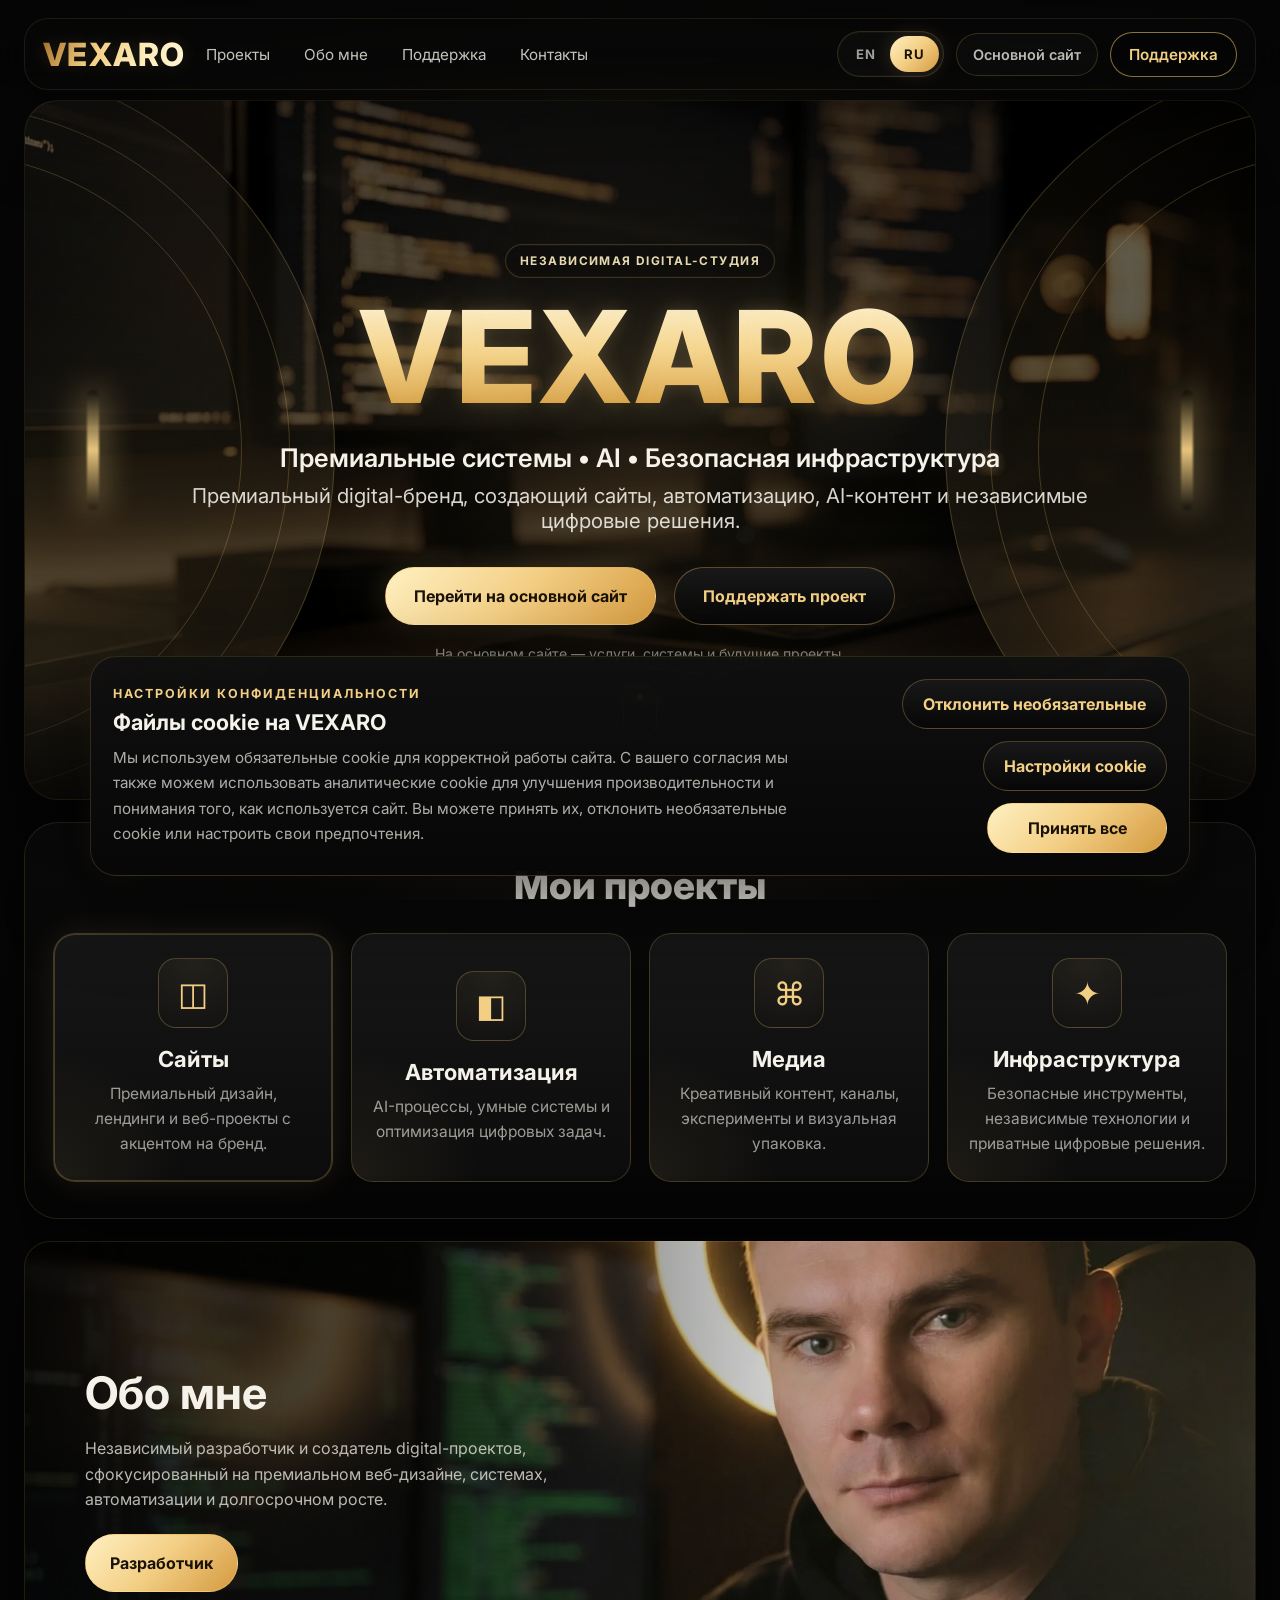
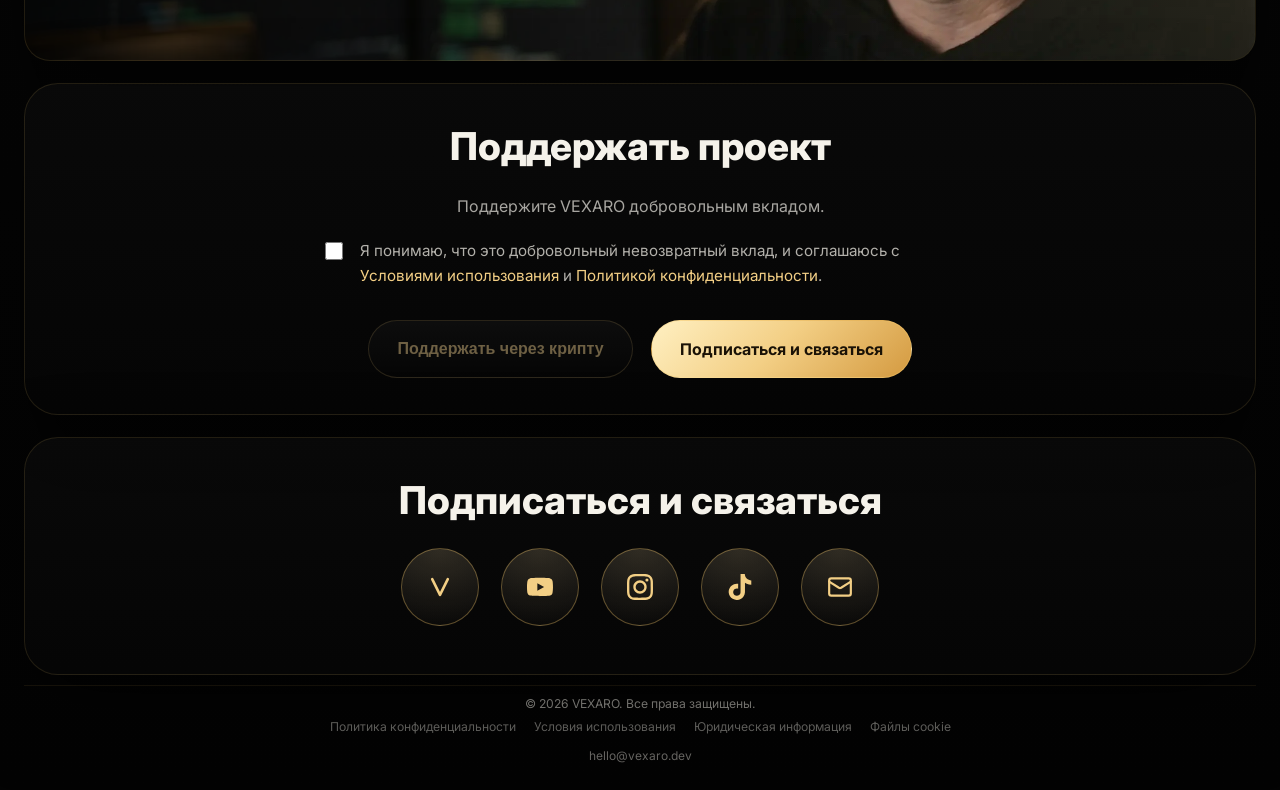
<file: index.html>
<!doctype html>
<html lang="ru">
  <head>
    <meta charset="UTF-8" />
    <meta name="viewport" content="width=device-width, initial-scale=1.0" />
    <title>VEXARO — Премиальные цифровые системы</title>
    <meta
      name="description"
      content="VEXARO создаёт сайты, автоматизацию, AI-контент и безопасную цифровую инфраструктуру."
    />
    <link rel="preconnect" href="https://fonts.googleapis.com" />
    <link rel="preconnect" href="https://fonts.gstatic.com" crossorigin />
    <link
      href="https://fonts.googleapis.com/css2?family=Inter:wght@400;500;600;700;800&display=swap"
      rel="stylesheet"
    />
    <link rel="stylesheet" href="./style.css?v=20260420" />
    <link rel="icon" type="image/svg+xml" href="./assets/img/favicon.svg" />
    <meta name="robots" content="index,follow" />
    <link rel="canonical" href="/index.html" />
    <link rel="alternate" hreflang="en" href="/index-en.html" />
    <link rel="alternate" hreflang="ru" href="/index.html" />
    <link rel="alternate" hreflang="x-default" href="/index.html" />
  </head>
  <body>
    <div class="site-bg" aria-hidden="true">
      <span class="site-bg__vx">VX</span>
    </div>

    <div class="page-noise"></div>
    <div class="page-noise"></div>

    <header class="site-header">
      <div class="container header__inner">
        <a class="brand" href="#top">VEXARO</a>

        <button
          class="burger"
          type="button"
          aria-label="Open menu"
          aria-expanded="false"
          aria-controls="mobile-menu"
          id="burger-toggle"
        >
          <span></span>
          <span></span>
          <span></span>
        </button>

        <div class="header-panel" id="mobile-menu">
          <nav class="nav">
            <a href="#projects">Проекты</a>
            <a href="#about">Обо мне</a>
            <a href="#support">Поддержка</a>
            <a href="#connect">Контакты</a>
          </nav>

          <div class="header__actions">
            <div class="lang-switch" aria-label="Переключатель языка">
              <a class="lang-switch__link" href="./index-en.html">EN</a>
              <a class="lang-switch__link is-active" href="./index.html"
                >RU</a
              >
            </div>

            <a class="header-link" href="https://vexaro.dev">Основной сайт</a>
            <a class="nav-cta" href="#support">Поддержка</a>
          </div>
        </div>
      </div>
    </header>

    <main class="page" id="top">
      <section class="hero-shell">
        <div class="hero-rings hero-rings--left"></div>
        <div class="hero-rings hero-rings--right"></div>
        <div class="hero-glow hero-glow--left"></div>
        <div class="hero-glow hero-glow--right"></div>

        <div class="hero">
          <div class="hero__eyebrow">Независимая digital-студия</div>

          <h1 class="hero__title">VEXARO</h1>

          <p class="hero__subtitle">
            Премиальные системы • AI • Безопасная инфраструктура
          </p>

          <p class="hero__text">
            Премиальный digital-бренд, создающий сайты, автоматизацию,
            AI-контент и независимые цифровые решения.
          </p>

          <div class="hero__actions">
            <a class="btn btn--solid" href="https://vexaro.dev">
              Перейти на основной сайт
            </a>
            <a class="btn btn--ghost" href="#support"> Поддержать проект </a>
          </div>

          <p class="hero__microcopy">
            На основном сайте — услуги, системы и будущие проекты.
          </p>
        </div>

        <a
          href="#projects"
          class="scroll-indicator"
          aria-label="Прокрутить к проектам"
        >
          <div class="scroll-indicator__mouse">
            <div class="scroll-indicator__dot"></div>
          </div>
        </a>
      </section>

      <section class="panel section" id="projects">
        <h2 class="section-title">Мои проекты</h2>

        <div class="project-grid">
          <article class="project-card project-card--active">
            <div class="project-card__icon">◫</div>
            <h3>Сайты</h3>
            <p>
              Премиальный дизайн, лендинги и веб-проекты с акцентом на бренд.
            </p>
          </article>

          <article class="project-card">
            <div class="project-card__icon">◧</div>
            <h3>Автоматизация</h3>
            <p>AI-процессы, умные системы и оптимизация цифровых задач.</p>
          </article>

          <article class="project-card">
            <div class="project-card__icon">⌘</div>
            <h3>Медиа</h3>
            <p>
              Креативный контент, каналы, эксперименты и визуальная упаковка.
            </p>
          </article>

          <article class="project-card">
            <div class="project-card__icon">✦</div>
            <h3>Инфраструктура</h3>
            <p>
              Безопасные инструменты, независимые технологии и приватные
              цифровые решения.
            </p>
          </article>
        </div>
      </section>

      <section class="panel section about-hero" id="about">
        <div class="about-hero__overlay"></div>

        <div class="about-hero__content">
          <h2>Обо мне</h2>

          <p>
            Независимый разработчик и создатель digital-проектов,
            сфокусированный на премиальном веб-дизайне, системах, автоматизации
            и долгосрочном росте.
          </p>

          <a class="btn btn--solid btn--small" href="#connect"> Разработчик </a>
        </div>
      </section>

      <section class="panel section support-panel" id="support">
        <h2 class="section-title">Поддержать проект</h2>

        <p class="support-note">Поддержите VEXARO добровольным вкладом.</p>
        <label class="support-consent">
          <input type="checkbox" id="donation-consent" />
          <span class="support-consent__text">
            Я понимаю, что это добровольный невозвратный вклад, и соглашаюсь с
            <a href="./terms-ru.html">Условиями использования</a> и
            <a href="./privacy-ru.html">Политикой конфиденциальности</a>.
          </span>
        </label>

        <div class="support-actions">
          <button
            class="support-pill support-pill--ghost"
            type="button"
            id="open-crypto-modal"
          >
            Поддержать через крипту
          </button>

          <a class="support-pill support-pill--solid" href="#connect">
            Подписаться и связаться
          </a>
        </div>
      </section>

      <section class="panel section connect-panel" id="connect">
        <h2 class="section-title">Подписаться и связаться</h2>

        <div class="social-row">
          <a
            class="social-btn"
            href="https://vexaro.dev"
            aria-label="Основной сайт"
            title="Основной сайт"
            data-tooltip="Основной сайт"
          >
            <svg viewBox="0 0 100 100">
              <path
                d="M20 20 L50 80 L80 20"
                fill="none"
                stroke="currentColor"
                stroke-width="10"
                stroke-linecap="round"
                stroke-linejoin="round"
              />
            </svg>
          </a>

          <a
            class="social-btn"
            href="https://youtube.com/"
            aria-label="YouTube"
            title="YouTube"
            data-tooltip="YouTube"
          >
            <svg
              role="img"
              viewBox="0 0 24 24"
              xmlns="http://www.w3.org/2000/svg"
            >
              <title>YouTube</title>
              <path
                d="M23.498 6.186a3.016 3.016 0 0 0-2.122-2.136C19.505 3.545 12 3.545 12 3.545s-7.505 0-9.377.505A3.017 3.017 0 0 0 .502 6.186C0 8.07 0 12 0 12s0 3.93.502 5.814a3.016 3.016 0 0 0 2.122 2.136c1.871.505 9.376.505 9.376.505s7.505 0 9.377-.505a3.015 3.015 0 0 0 2.122-2.136C24 15.93 24 12 24 12s0-3.93-.502-5.814zM9.545 15.568V8.432L15.818 12l-6.273 3.568z"
              />
            </svg>
          </a>

          <a
            class="social-btn"
            href="https://instagram.com/"
            aria-label="Instagram"
            title="Instagram"
            data-tooltip="Instagram"
          >
            <svg
              role="img"
              viewBox="0 0 24 24"
              xmlns="http://www.w3.org/2000/svg"
            >
              <title>Instagram</title>
              <path
                d="M7.0301.084c-1.2768.0602-2.1487.264-2.911.5634-.7888.3075-1.4575.72-2.1228 1.3877-.6652.6677-1.075 1.3368-1.3802 2.127-.2954.7638-.4956 1.6365-.552 2.914-.0564 1.2775-.0689 1.6882-.0626 4.947.0062 3.2586.0206 3.6671.0825 4.9473.061 1.2765.264 2.1482.5635 2.9107.308.7889.72 1.4573 1.388 2.1228.6679.6655 1.3365 1.0743 2.1285 1.38.7632.295 1.6361.4961 2.9134.552 1.2773.056 1.6884.069 4.9462.0627 3.2578-.0062 3.668-.0207 4.9478-.0814 1.28-.0607 2.147-.2652 2.9098-.5633.7889-.3086 1.4578-.72 2.1228-1.3881.665-.6682 1.0745-1.3378 1.3795-2.1284.2957-.7632.4966-1.636.552-2.9124.056-1.2809.0692-1.6898.063-4.948-.0063-3.2583-.021-3.6668-.0817-4.9465-.0607-1.2797-.264-2.1487-.5633-2.9117-.3084-.7889-.72-1.4568-1.3876-2.1228C21.2982 1.33 20.628.9208 19.8378.6165 19.074.321 18.2017.1197 16.9244.0645 15.6471.0093 15.236-.005 11.977.0014 8.718.0076 8.31.0215 7.0301.0839m.1402 21.6932c-1.17-.0509-1.8053-.2453-2.2287-.408-.5606-.216-.96-.4771-1.3819-.895-.422-.4178-.6811-.8186-.9-1.378-.1644-.4234-.3624-1.058-.4171-2.228-.0595-1.2645-.072-1.6442-.079-4.848-.007-3.2037.0053-3.583.0607-4.848.05-1.169.2456-1.805.408-2.2282.216-.5613.4762-.96.895-1.3816.4188-.4217.8184-.6814 1.3783-.9003.423-.1651 1.0575-.3614 2.227-.4171 1.2655-.06 1.6447-.072 4.848-.079 3.2033-.007 3.5835.005 4.8495.0608 1.169.0508 1.8053.2445 2.228.408.5608.216.96.4754 1.3816.895.4217.4194.6816.8176.9005 1.3787.1653.4217.3617 1.056.4169 2.2263.0602 1.2655.0739 1.645.0796 4.848.0058 3.203-.0055 3.5834-.061 4.848-.051 1.17-.245 1.8055-.408 2.2294-.216.5604-.4763.96-.8954 1.3814-.419.4215-.8181.6811-1.3783.9-.4224.1649-1.0577.3617-2.2262.4174-1.2656.0595-1.6448.072-4.8493.079-3.2045.007-3.5825-.006-4.848-.0608M16.953 5.5864A1.44 1.44 0 1 0 18.39 4.144a1.44 1.44 0 0 0-1.437 1.4424M5.8385 12.012c.0067 3.4032 2.7706 6.1557 6.173 6.1493 3.4026-.0065 6.157-2.7701 6.1506-6.1733-.0065-3.4032-2.771-6.1565-6.174-6.1498-3.403.0067-6.156 2.771-6.1496 6.1738M8 12.0077a4 4 0 1 1 4.008 3.9921A3.9996 3.9996 0 0 1 8 12.0077"
              />
            </svg>
          </a>

          <a
            class="social-btn"
            href="https://tiktok.com/"
            aria-label="TikTok"
            title="TikTok"
            data-tooltip="TikTok"
          >
            <svg
              role="img"
              viewBox="0 0 24 24"
              xmlns="http://www.w3.org/2000/svg"
            >
              <title>TikTok</title>
              <path
                d="M12.525.02c1.31-.02 2.61-.01 3.91-.02.08 1.53.63 3.09 1.75 4.17 1.12 1.11 2.7 1.62 4.24 1.79v4.03c-1.44-.05-2.89-.35-4.2-.97-.57-.26-1.1-.59-1.62-.93-.01 2.92.01 5.84-.02 8.75-.08 1.4-.54 2.79-1.35 3.94-1.31 1.92-3.58 3.17-5.91 3.21-1.43.08-2.86-.31-4.08-1.03-2.02-1.19-3.44-3.37-3.65-5.71-.02-.5-.03-1-.01-1.49.18-1.9 1.12-3.72 2.58-4.96 1.66-1.44 3.98-2.13 6.15-1.72.02 1.48-.04 2.96-.04 4.44-.99-.32-2.15-.23-3.02.37-.63.41-1.11 1.04-1.36 1.75-.21.51-.15 1.07-.14 1.61.24 1.64 1.82 3.02 3.5 2.87 1.12-.01 2.19-.66 2.77-1.61.19-.33.4-.67.41-1.06.1-1.79.06-3.57.07-5.36.01-4.03-.01-8.05.02-12.07z"
              />
            </svg>
          </a>

          <a
            class="social-btn"
            href="mailto:hello@vexaro.dev"
            aria-label="Email"
            title="Email"
            data-tooltip="Email"
          >
            <svg
              xmlns="http://www.w3.org/2000/svg"
              width="24"
              height="24"
              viewBox="0 0 24 24"
              fill="none"
              stroke="currentColor"
              stroke-width="2"
              stroke-linecap="round"
              stroke-linejoin="round"
              class="lucide lucide-mail-icon lucide-mail"
            >
              <path d="m22 7-8.991 5.727a2 2 0 0 1-2.009 0L2 7" />
              <rect x="2" y="4" width="20" height="16" rx="2" />
            </svg>
          </a>
        </div>
      </section>

      <footer class="site-footer">
        <div class="container">
          <div class="footer-mini">
            <div class="footer-copy">© 2026 VEXARO. Все права защищены.</div>
            <div class="legal-links">
              <a href="./privacy-ru.html">Политика конфиденциальности</a>
              <a href="./terms-ru.html">Условия использования</a>
              <a href="./legal-ru.html">Юридическая информация</a>
              <a href="./cookies-ru.html">Файлы cookie</a>
              <div class="contact-mini">
                <a href="mailto:hello@vexaro.dev">hello@vexaro.dev</a>
              </div>
            </div>
          </div>
        </div>
      </footer>
    </main>

    <div class="crypto-modal" id="crypto-modal" aria-hidden="true">
      <div class="crypto-modal__backdrop" id="crypto-modal-close"></div>

      <div
        class="crypto-modal__dialog"
        role="dialog"
        aria-modal="true"
        aria-labelledby="crypto-modal-title"
      >
        <button class="crypto-modal__close" type="button" id="crypto-modal-x">
          ×
        </button>

        <div class="crypto-modal__header">
          <h3 id="crypto-modal-title">Поддержать VEXARO</h3>
          <p>
            Поддержите проект с помощью криптовалюты. Используйте только ту
            сеть, которая указана ниже.
          </p>
        </div>

        <div class="crypto-grid">
          <article class="crypto-card">
            <div class="crypto-card__top">
              <h4>USDT (TRC20)</h4>
              <span class="crypto-badge">Рекомендуется</span>
            </div>

            <p class="crypto-card__hint">
              Низкие комиссии • стейблкоин • легко отправить
            </p>

            <div class="crypto-card__qr">
              <img src="assets/img/qr-usdt-trc20.svg" alt="QR-код USDT TRC20" />
            </div>

            <div class="crypto-card__address">
              <span class="crypto-card__label">Адрес кошелька</span>
              <code id="usdt-address">TQnZ2apqUEBMSUYSg3t4UW5AHbQXTdKPWd</code>
            </div>

            <button
              class="crypto-card__copy"
              type="button"
              data-copy-target="usdt-address"
            >
              Копировать адрес USDT
            </button>
          </article>

          <article class="crypto-card">
            <div class="crypto-card__top">
              <h4>TON</h4>
            </div>

            <p class="crypto-card__hint">Быстро • низкие комиссии • удобно</p>

            <div class="crypto-card__qr">
              <img src="assets/img/qr-ton.svg" alt="QR-код TON" />
            </div>

            <div class="crypto-card__address">
              <span class="crypto-card__label">Адрес кошелька</span>
              <code id="ton-address"
                >UQBDOMYAV3U9cUbGEeGsOOUgFcBkhSMcOgxvcdRfKLAyhdfA</code
              >
            </div>

            <button
              class="crypto-card__copy"
              type="button"
              data-copy-target="ton-address"
            >
              Копировать адрес TON
            </button>
          </article>
        </div>

        <p class="crypto-modal__note">
          Отправляйте средства только через указанную сеть. Криптовалютные
          транзакции являются окончательными и не подлежат возврату.
        </p>
      </div>
    </div>

    <div class="cookie-banner" id="cookie-banner" aria-hidden="true">
      <div class="cookie-banner__inner">
        <div class="cookie-banner__content">
          <p class="cookie-banner__eyebrow">Настройки конфиденциальности</p>
          <h3 class="cookie-banner__title">Файлы cookie на VEXARO</h3>
          <p class="cookie-banner__text">
            Мы используем обязательные cookie для корректной работы сайта. С
            вашего согласия мы также можем использовать аналитические cookie для
            улучшения производительности и понимания того, как используется
            сайт. Вы можете принять их, отклонить необязательные cookie или
            настроить свои предпочтения.
          </p>
        </div>

        <div class="cookie-banner__actions">
          <button
            class="cookie-btn cookie-btn--ghost"
            type="button"
            id="cookie-reject"
          >
            Отклонить необязательные
          </button>
          <button
            class="cookie-btn cookie-btn--ghost"
            type="button"
            id="cookie-settings-open"
          >
            Настройки cookie
          </button>
          <button
            class="cookie-btn cookie-btn--solid"
            type="button"
            id="cookie-accept"
          >
            Принять все
          </button>
        </div>
      </div>
    </div>

    <div class="cookie-modal" id="cookie-modal" aria-hidden="true">
      <div class="cookie-modal__backdrop" id="cookie-modal-backdrop"></div>

      <div
        class="cookie-modal__dialog"
        role="dialog"
        aria-modal="true"
        aria-labelledby="cookie-modal-title"
      >
        <button
          class="cookie-modal__close"
          type="button"
          id="cookie-modal-close"
        >
          ×
        </button>

        <div class="cookie-modal__header">
          <p class="cookie-banner__eyebrow">Параметры cookie</p>
          <h3 id="cookie-modal-title">Управление настройками cookie</h3>
          <p>
            Обязательные cookie всегда активны. Вы можете выбрать, разрешить ли
            аналитические и маркетинговые cookie.
          </p>
        </div>

        <div class="cookie-groups">
          <div class="cookie-group cookie-group--locked">
            <div class="cookie-group__info">
              <h4>Обязательные</h4>
              <p>
                Нужны для базовой работы сайта, безопасности и основных функций.
              </p>
            </div>
            <div class="cookie-toggle cookie-toggle--locked">
              <input type="checkbox" checked disabled />
              <span>Всегда активны</span>
            </div>
          </div>

          <div class="cookie-group">
            <div class="cookie-group__info">
              <h4>Аналитика</h4>
              <p>Помогает понять трафик и улучшать производительность сайта.</p>
            </div>
            <label class="cookie-toggle">
              <input type="checkbox" id="cookie-analytics" />
              <span>Разрешить</span>
            </label>
          </div>

          <div class="cookie-group">
            <div class="cookie-group__info">
              <h4>Маркетинг</h4>
              <p>
                Используются для рекламы, оценки кампаний и связанного трекинга.
              </p>
            </div>
            <label class="cookie-toggle">
              <input type="checkbox" id="cookie-marketing" />
              <span>Разрешить</span>
            </label>
          </div>
        </div>

        <div class="cookie-modal__actions">
          <button
            class="cookie-btn cookie-btn--ghost"
            type="button"
            id="cookie-modal-reject"
          >
            Отклонить необязательные
          </button>
          <button
            class="cookie-btn cookie-btn--ghost"
            type="button"
            id="cookie-modal-save"
          >
            Сохранить настройки
          </button>
          <button
            class="cookie-btn cookie-btn--solid"
            type="button"
            id="cookie-modal-accept"
          >
            Принять все
          </button>
        </div>
      </div>
    </div>

    <script src="./js/main.js?v=20260420" defer></script>
  </body>
</html>
</file>
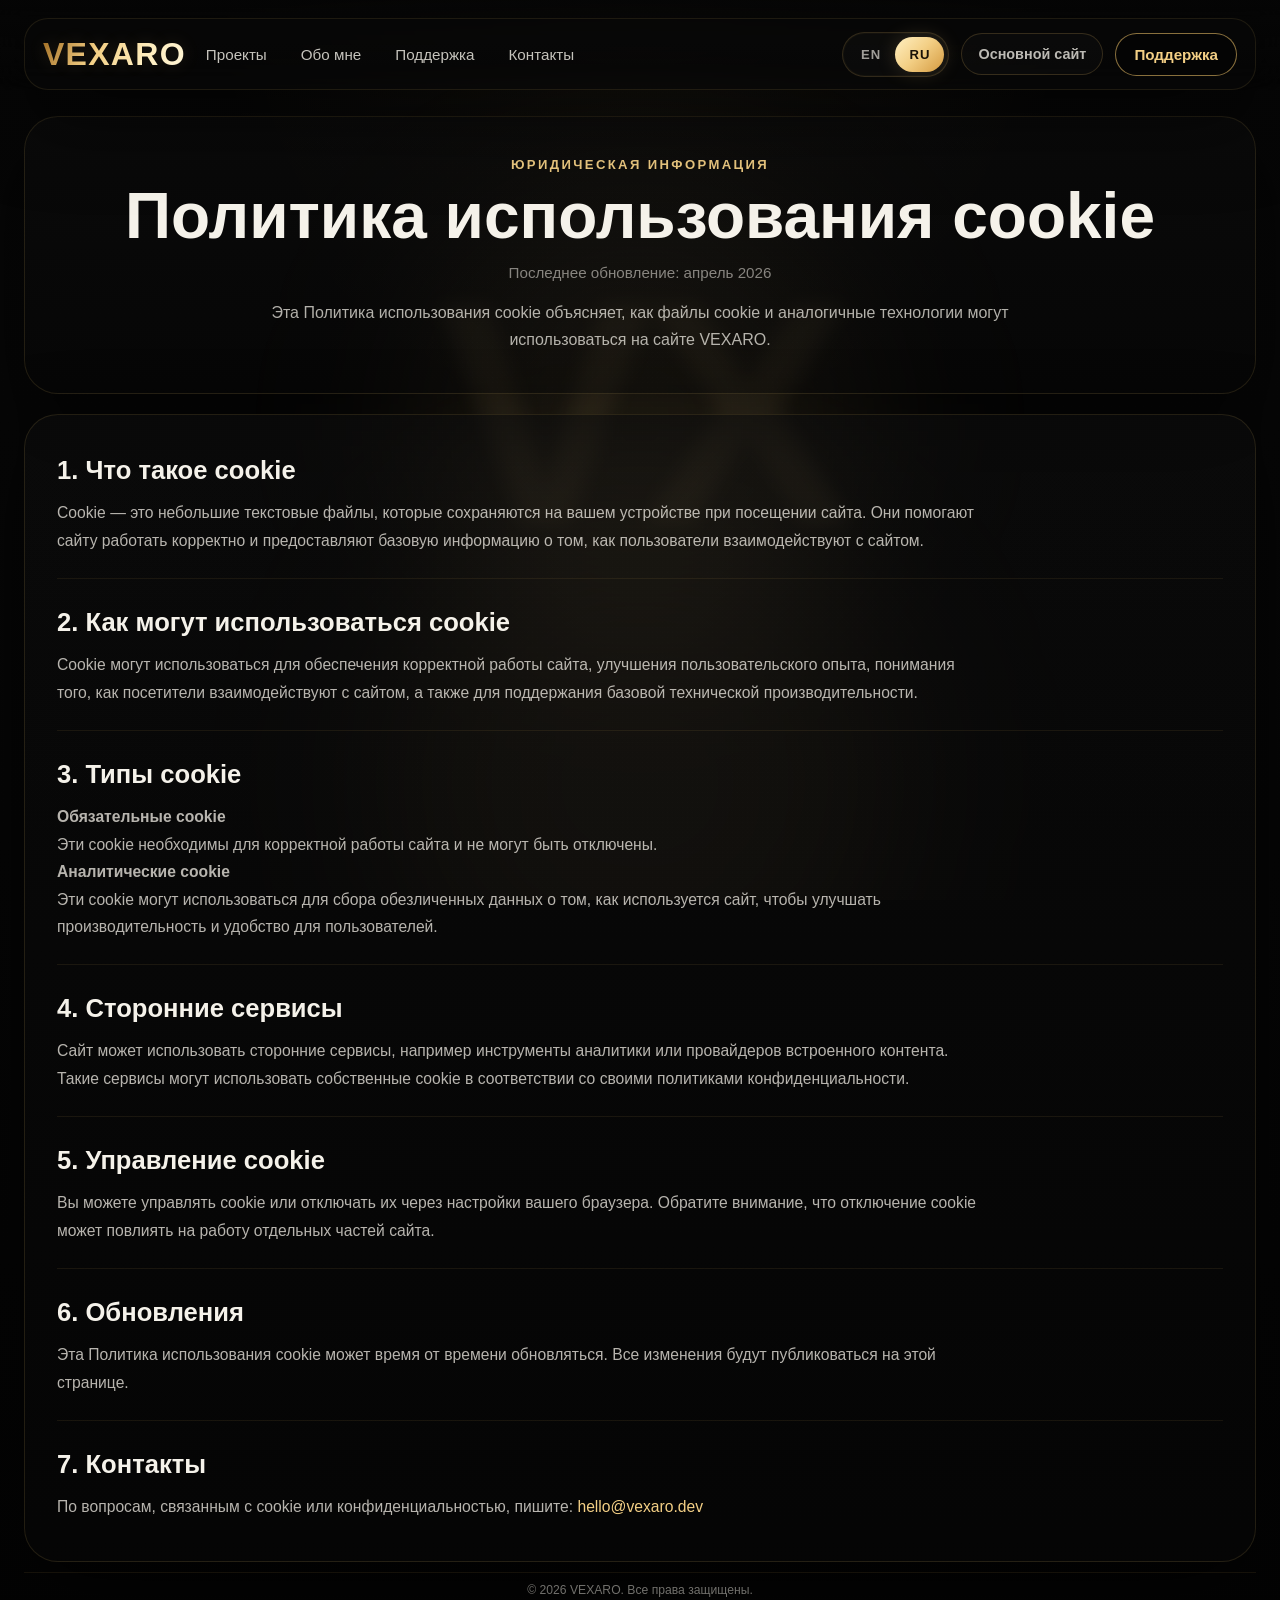
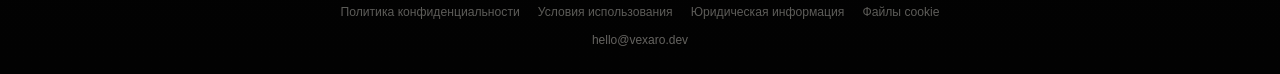
<file: cookies-ru.html>
﻿<!doctype html>
<html lang="ru">
  <head>
    <meta charset="UTF-8" />
    <meta name="viewport" content="width=device-width, initial-scale=1.0" />
    <title>Политика использования cookie — VEXARO</title>
    <meta
      name="description"
      content="Узнайте, как VEXARO использует файлы cookie и аналогичные технологии на сайте."
    />
    <link rel="stylesheet" href="./style.css?v=20260420" />
    <link rel="icon" type="image/svg+xml" href="./assets/img/favicon.svg" />
    <meta name="robots" content="index,follow" />
    <link rel="canonical" href="/cookies-ru.html" />
    <link rel="alternate" hreflang="en" href="/cookies.html" />
    <link rel="alternate" hreflang="ru" href="/cookies-ru.html" />
    <link rel="alternate" hreflang="x-default" href="/index.html" />
  </head>

  <body>
    <div class="site-bg"><span class="site-bg__vx">VX</span></div>
    <div class="page-noise"></div>
    <div class="page-noise"></div>

    <header class="site-header">
      <div class="container header__inner">
        <a class="brand" href="./index.html">VEXARO</a>

        <button
          class="burger"
          type="button"
          aria-label="Open menu"
          aria-expanded="false"
          aria-controls="mobile-menu"
          id="burger-toggle"
        >
          <span></span>
          <span></span>
          <span></span>
        </button>

        <div class="header-panel" id="mobile-menu">
          <nav class="nav">
            <a href="./index.html#projects">Проекты</a>
            <a href="./index.html#about">Обо мне</a>
            <a href="./index.html#support">Поддержка</a>
            <a href="./index.html#connect">Контакты</a>
          </nav>

          <div class="header__actions">
            <div class="lang-switch" aria-label="Переключатель языка">
              <a class="lang-switch__link" href="./cookies.html">EN</a>
              <a class="lang-switch__link is-active" href="./cookies-ru.html"
                >RU</a
              >
            </div>

            <a class="header-link" href="https://vexaro.dev">Основной сайт</a>
            <a class="nav-cta" href="./index.html#support">Поддержка</a>
          </div>
        </div>
      </div>
    </header>

    <main class="page legal-page">
      <section class="panel legal-hero">
        <p class="legal-eyebrow">Юридическая информация</p>
        <h1 class="legal-title">Политика использования cookie</h1>
        <p class="legal-updated">Последнее обновление: апрель 2026</p>
        <p class="legal-intro">
          Эта Политика использования cookie объясняет, как файлы cookie и
          аналогичные технологии могут использоваться на сайте VEXARO.
        </p>
      </section>

      <section class="panel legal-content">
        <div class="legal-section">
          <h2>1. Что такое cookie</h2>
          <p>
            Cookie — это небольшие текстовые файлы, которые сохраняются на вашем
            устройстве при посещении сайта. Они помогают сайту работать
            корректно и предоставляют базовую информацию о том, как пользователи
            взаимодействуют с сайтом.
          </p>
        </div>

        <div class="legal-section">
          <h2>2. Как могут использоваться cookie</h2>
          <p>
            Cookie могут использоваться для обеспечения корректной работы сайта,
            улучшения пользовательского опыта, понимания того, как посетители
            взаимодействуют с сайтом, а также для поддержания базовой
            технической производительности.
          </p>
        </div>

        <div class="legal-section">
          <h2>3. Типы cookie</h2>
          <p><strong>Обязательные cookie</strong></p>
          <p>
            Эти cookie необходимы для корректной работы сайта и не могут быть
            отключены.
          </p>

          <p><strong>Аналитические cookie</strong></p>
          <p>
            Эти cookie могут использоваться для сбора обезличенных данных о том,
            как используется сайт, чтобы улучшать производительность и удобство
            для пользователей.
          </p>
        </div>

        <div class="legal-section">
          <h2>4. Сторонние сервисы</h2>
          <p>
            Сайт может использовать сторонние сервисы, например инструменты
            аналитики или провайдеров встроенного контента. Такие сервисы могут
            использовать собственные cookie в соответствии со своими политиками
            конфиденциальности.
          </p>
        </div>

        <div class="legal-section">
          <h2>5. Управление cookie</h2>
          <p>
            Вы можете управлять cookie или отключать их через настройки вашего
            браузера. Обратите внимание, что отключение cookie может повлиять на
            работу отдельных частей сайта.
          </p>
        </div>

        <div class="legal-section">
          <h2>6. Обновления</h2>
          <p>
            Эта Политика использования cookie может время от времени
            обновляться. Все изменения будут публиковаться на этой странице.
          </p>
        </div>

        <div class="legal-section">
          <h2>7. Контакты</h2>
          <p>
            По вопросам, связанным с cookie или конфиденциальностью, пишите:
            <a href="mailto:hello@vexaro.dev">hello@vexaro.dev</a>
          </p>
        </div>
      </section>

      <footer class="site-footer">
        <div class="container">
          <div class="footer-mini">
            <div class="footer-copy">© 2026 VEXARO. Все права защищены.</div>

            <div class="legal-links">
              <a href="./privacy-ru.html">Политика конфиденциальности</a>
              <a href="./terms-ru.html">Условия использования</a>
              <a href="./legal-ru.html">Юридическая информация</a>
              <a href="./cookies-ru.html">Файлы cookie</a>

              <div class="contact-mini">
                <a href="mailto:hello@vexaro.dev">hello@vexaro.dev</a>
              </div>
            </div>
          </div>
        </div>
      </footer>
    </main>
    <script src="./js/main.js?v=20260420" defer></script>
  </body>
</html>
</file>
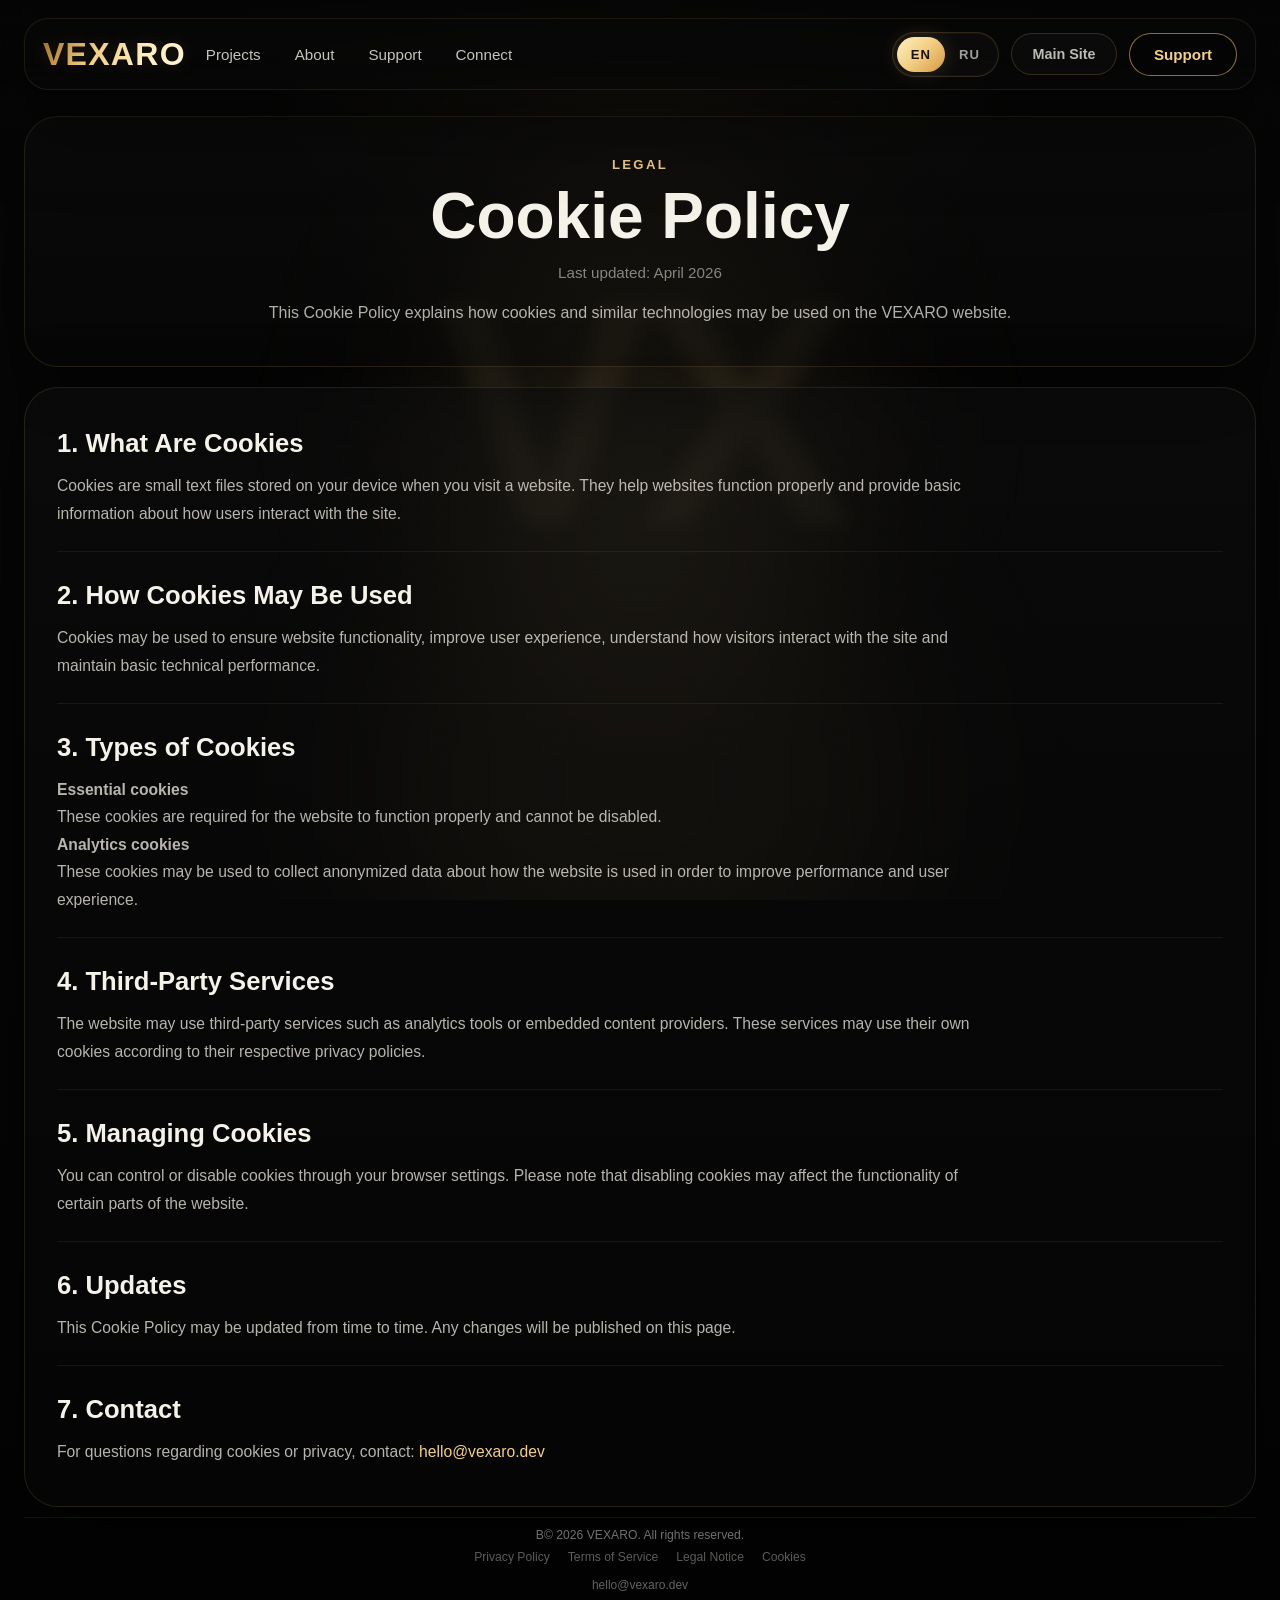
<file: cookies.html>
﻿<!doctype html>
<html lang="en">
  <head>
    <meta charset="UTF-8" />
    <meta name="viewport" content="width=device-width, initial-scale=1.0" />
    <title>Cookie Policy — VEXARO</title>
    <meta
      name="description"
      content="Learn how cookies and similar technologies may be used on the VEXARO website."
    />
    <link rel="stylesheet" href="./style.css?v=20260420" />
    <link rel="icon" type="image/svg+xml" href="./assets/img/favicon.svg" />
    <meta name="robots" content="index,follow" />
    <link rel="canonical" href="/cookies.html" />
    <link rel="alternate" hreflang="en" href="/cookies.html" />
    <link rel="alternate" hreflang="ru" href="/cookies-ru.html" />
    <link rel="alternate" hreflang="x-default" href="/index.html" />
  </head>

  <body>
    <div class="site-bg"><span class="site-bg__vx">VX</span></div>
    <div class="page-noise"></div>
    <div class="page-noise"></div>

    <header class="site-header">
      <div class="container header__inner">
        <a class="brand" href="./index-en.html">VEXARO</a>

        <button
          class="burger"
          type="button"
          aria-label="Open menu"
          aria-expanded="false"
          aria-controls="mobile-menu"
          id="burger-toggle"
        >
          <span></span>
          <span></span>
          <span></span>
        </button>

        <div class="header-panel" id="mobile-menu">
          <nav class="nav">
            <a href="./index-en.html#projects">Projects</a>
            <a href="./index-en.html#about">About</a>
            <a href="./index-en.html#support">Support</a>
            <a href="./index-en.html#connect">Connect</a>
          </nav>

          <div class="header__actions">
            <div class="lang-switch" aria-label="РџРµСЂРµРєР»СЋС‡Р°С‚РµР»СЊ СЏР·С‹РєР°">
              <a class="lang-switch__link is-active" href="./cookies.html"
                >EN</a
              >
              <a class="lang-switch__link" href="./cookies-ru.html">RU</a>
            </div>

            <a class="header-link" href="https://vexaro.dev">Main Site</a>
            <a class="nav-cta" href="./index-en.html#support">Support</a>
          </div>
        </div>
      </div>
    </header>

    <main class="page legal-page">
      <section class="panel legal-hero">
        <p class="legal-eyebrow">Legal</p>
        <h1 class="legal-title">Cookie Policy</h1>
        <p class="legal-updated">Last updated: April 2026</p>
        <p class="legal-intro">
          This Cookie Policy explains how cookies and similar technologies may
          be used on the VEXARO website.
        </p>
      </section>

      <section class="panel legal-content">
        <div class="legal-section">
          <h2>1. What Are Cookies</h2>
          <p>
            Cookies are small text files stored on your device when you visit a
            website. They help websites function properly and provide basic
            information about how users interact with the site.
          </p>
        </div>

        <div class="legal-section">
          <h2>2. How Cookies May Be Used</h2>
          <p>
            Cookies may be used to ensure website functionality, improve user
            experience, understand how visitors interact with the site and
            maintain basic technical performance.
          </p>
        </div>

        <div class="legal-section">
          <h2>3. Types of Cookies</h2>
          <p><strong>Essential cookies</strong></p>
          <p>
            These cookies are required for the website to function properly and
            cannot be disabled.
          </p>

          <p><strong>Analytics cookies</strong></p>
          <p>
            These cookies may be used to collect anonymized data about how the
            website is used in order to improve performance and user experience.
          </p>
        </div>

        <div class="legal-section">
          <h2>4. Third-Party Services</h2>
          <p>
            The website may use third-party services such as analytics tools or
            embedded content providers. These services may use their own cookies
            according to their respective privacy policies.
          </p>
        </div>

        <div class="legal-section">
          <h2>5. Managing Cookies</h2>
          <p>
            You can control or disable cookies through your browser settings.
            Please note that disabling cookies may affect the functionality of
            certain parts of the website.
          </p>
        </div>

        <div class="legal-section">
          <h2>6. Updates</h2>
          <p>
            This Cookie Policy may be updated from time to time. Any changes
            will be published on this page.
          </p>
        </div>

        <div class="legal-section">
          <h2>7. Contact</h2>
          <p>
            For questions regarding cookies or privacy, contact:
            <a href="mailto:hello@vexaro.dev">hello@vexaro.dev</a>
          </p>
        </div>
      </section>

      <footer class="site-footer">
        <div class="container">
          <div class="footer-mini">
            <div class="footer-copy">В© 2026 VEXARO. All rights reserved.</div>

            <div class="legal-links">
              <a href="./privacy.html">Privacy Policy</a>
              <a href="./terms.html">Terms of Service</a>
              <a href="./legal.html">Legal Notice</a>
              <a href="./cookies.html">Cookies</a>

              <div class="contact-mini">
                <a href="mailto:hello@vexaro.dev">hello@vexaro.dev</a>
              </div>
            </div>
          </div>
        </div>
      </footer>
    </main>
    <script src="./js/main.js?v=20260420" defer></script>
  </body>
</html>
</file>
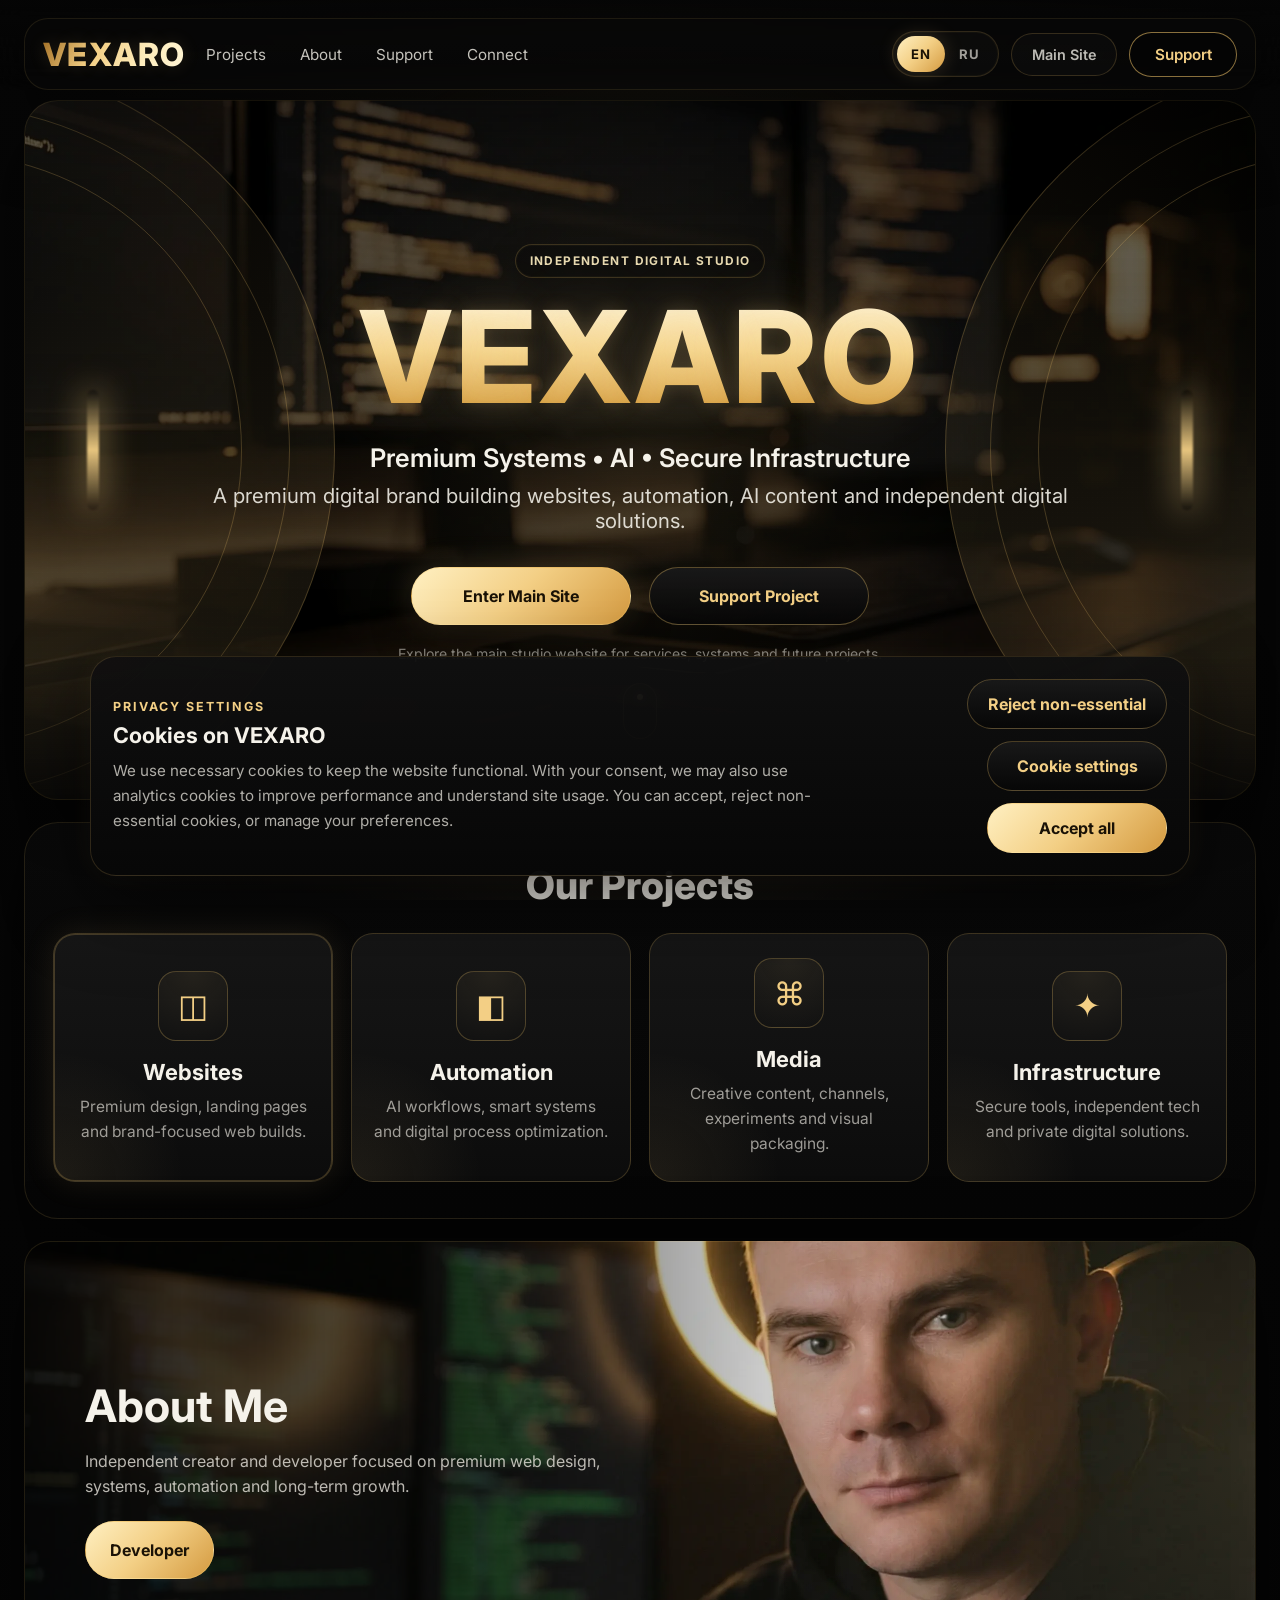
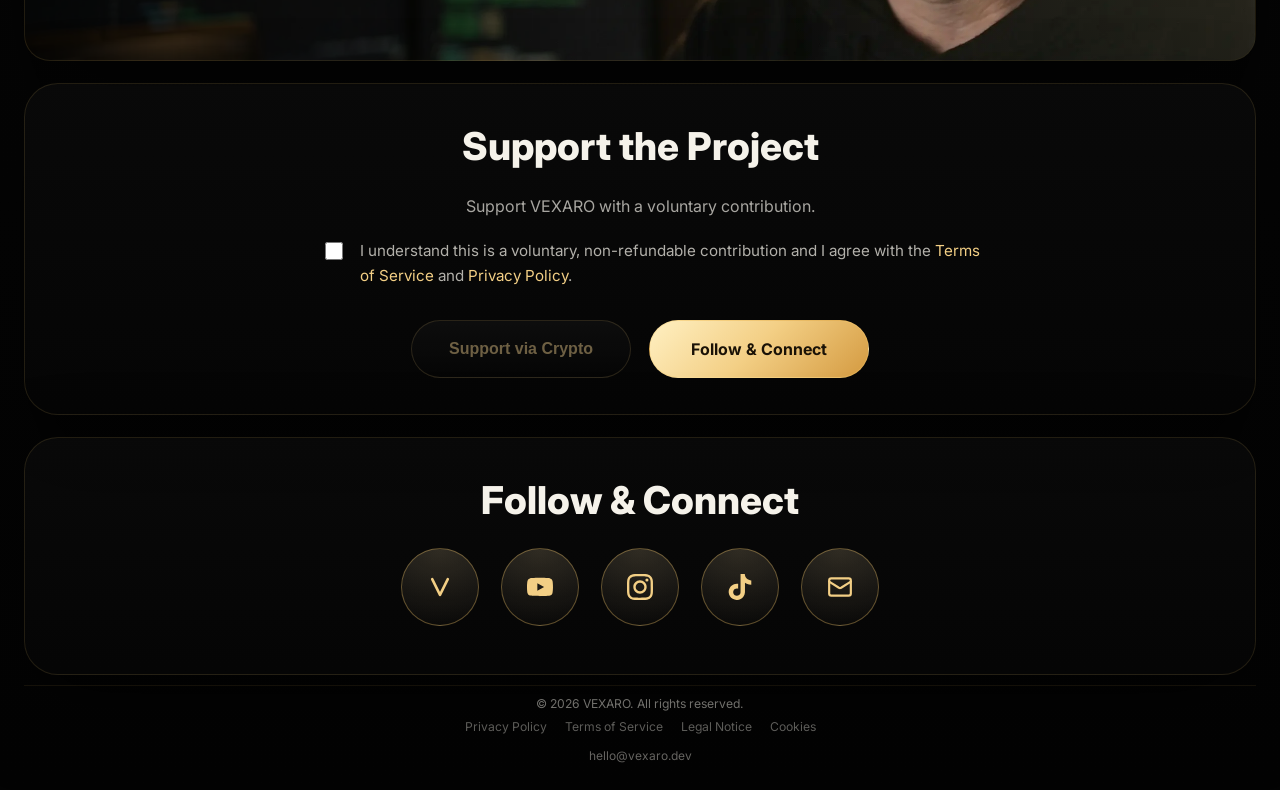
<file: index-en.html>
<!doctype html>
<html lang="en">
  <head>
    <meta charset="UTF-8" />
    <meta name="viewport" content="width=device-width, initial-scale=1.0" />
    <title>VEXARO — Premium Digital Systems</title>
    <meta
      name="description"
      content="VEXARO builds websites, automation systems, media projects and secure digital infrastructure."
    />
    <link rel="preconnect" href="https://fonts.googleapis.com" />
    <link rel="preconnect" href="https://fonts.gstatic.com" crossorigin />
    <link
      href="https://fonts.googleapis.com/css2?family=Inter:wght@400;500;600;700;800&display=swap"
      rel="stylesheet"
    />
    <link rel="stylesheet" href="./style.css?v=20260420" />
    <link rel="icon" type="image/svg+xml" href="./assets/img/favicon.svg" />
    <meta name="robots" content="index,follow" />
    <link rel="canonical" href="/index-en.html" />
    <link rel="alternate" hreflang="en" href="/index-en.html" />
    <link rel="alternate" hreflang="ru" href="/index.html" />
    <link rel="alternate" hreflang="x-default" href="/index.html" />
  </head>
  <body>
    <div class="site-bg" aria-hidden="true">
      <span class="site-bg__vx">VX</span>
    </div>

    <div class="page-noise"></div>
    <div class="page-noise"></div>

    <header class="site-header">
      <div class="container header__inner">
        <a class="brand" href="#top">VEXARO</a>

        <button
          class="burger"
          type="button"
          aria-label="Open menu"
          aria-expanded="false"
          aria-controls="mobile-menu"
          id="burger-toggle"
        >
          <span></span>
          <span></span>
          <span></span>
        </button>

        <div class="header-panel" id="mobile-menu">
          <nav class="nav">
            <a href="#projects">Projects</a>
            <a href="#about">About</a>
            <a href="#support">Support</a>
            <a href="#connect">Connect</a>
          </nav>

          <div class="header__actions">
            <div class="lang-switch" aria-label="Переключатель языка">
              <a class="lang-switch__link is-active" href="./index-en.html">EN</a>
              <a class="lang-switch__link" href="./index.html">RU</a>
            </div>

            <a class="header-link" href="https://vexaro.dev">Main Site</a>
            <a class="nav-cta" href="#support">Support</a>
          </div>
        </div>
      </div>
    </header>

    <main class="page" id="top">
      <section class="hero-shell">
        <div class="hero-rings hero-rings--left"></div>
        <div class="hero-rings hero-rings--right"></div>
        <div class="hero-glow hero-glow--left"></div>
        <div class="hero-glow hero-glow--right"></div>

        <div class="hero">
          <div class="hero__eyebrow">Independent Digital Studio</div>

          <h1 class="hero__title">VEXARO</h1>

          <p class="hero__subtitle">
            Premium Systems • AI • Secure Infrastructure
          </p>

          <p class="hero__text">
            A premium digital brand building websites, automation, AI content
            and independent digital solutions.
          </p>

          <div class="hero__actions">
            <a class="btn btn--solid" href="https://vexaro.dev">
              Enter Main Site
            </a>
            <a class="btn btn--ghost" href="#support"> Support Project </a>
          </div>

          <p class="hero__microcopy">
            Explore the main studio website for services, systems and future
            projects.
          </p>
        </div>
        <a
          href="#projects"
          class="scroll-indicator"
          aria-label="Scroll to projects"
        >
          <div class="scroll-indicator__mouse">
            <div class="scroll-indicator__dot"></div>
          </div>
        </a>
      </section>

      <section class="panel section" id="projects">
        <h2 class="section-title">Our Projects</h2>

        <div class="project-grid">
          <article class="project-card project-card--active">
            <div class="project-card__icon">◫</div>
            <h3>Websites</h3>
            <p>Premium design, landing pages and brand-focused web builds.</p>
          </article>

          <article class="project-card">
            <div class="project-card__icon">◧</div>
            <h3>Automation</h3>
            <p>AI workflows, smart systems and digital process optimization.</p>
          </article>

          <article class="project-card">
            <div class="project-card__icon">⌘</div>
            <h3>Media</h3>
            <p>Creative content, channels, experiments and visual packaging.</p>
          </article>

          <article class="project-card">
            <div class="project-card__icon">✦</div>
            <h3>Infrastructure</h3>
            <p>Secure tools, independent tech and private digital solutions.</p>
          </article>
        </div>
      </section>

      <section class="panel section about-hero" id="about">
        <div class="about-hero__overlay"></div>

        <div class="about-hero__content">
          <h2>About Me</h2>

          <p>
            Independent creator and developer focused on premium web design,
            systems, automation and long-term growth.
          </p>

          <a class="btn btn--solid btn--small" href="#connect"> Developer </a>
        </div>
      </section>

      <section class="panel section support-panel" id="support">
        <h2 class="section-title">Support the Project</h2>

        <p class="support-note">
          Support VEXARO with a voluntary contribution.
        </p>
        <label class="support-consent">
          <input type="checkbox" id="donation-consent" />
          <span class="support-consent__text">
            I understand this is a voluntary, non-refundable contribution and I
            agree with the <a href="./terms.html">Terms of Service</a> and
            <a href="./privacy.html">Privacy Policy</a>.
          </span>
        </label>

        <div class="support-actions">
          <button
            class="support-pill support-pill--ghost"
            type="button"
            id="open-crypto-modal"
          >
            Support via Crypto
          </button>

          <a class="support-pill support-pill--solid" href="#connect">
            Follow & Connect
          </a>
        </div>
      </section>

      <section class="panel section connect-panel" id="connect">
        <h2 class="section-title">Follow & Connect</h2>

        <div class="social-row">
          <a
            class="social-btn"
            href="https://vexaro.dev"
            aria-label="Main website"
            title="Main website"
            data-tooltip="Main website"
          >
            <svg viewBox="0 0 100 100">
              <path
                d="M20 20 L50 80 L80 20"
                fill="none"
                stroke="currentColor"
                stroke-width="10"
                stroke-linecap="round"
                stroke-linejoin="round"
              />
            </svg>
          </a>
          <a
            class="social-btn"
            href="https://youtube.com/"
            aria-label="YouTube"
            title="YouTube"
            data-tooltip="YouTube"
          >
            <svg
              role="img"
              viewBox="0 0 24 24"
              xmlns="http://www.w3.org/2000/svg"
            >
              <title>YouTube</title>
              <path
                d="M23.498 6.186a3.016 3.016 0 0 0-2.122-2.136C19.505 3.545 12 3.545 12 3.545s-7.505 0-9.377.505A3.017 3.017 0 0 0 .502 6.186C0 8.07 0 12 0 12s0 3.93.502 5.814a3.016 3.016 0 0 0 2.122 2.136c1.871.505 9.376.505 9.376.505s7.505 0 9.377-.505a3.015 3.015 0 0 0 2.122-2.136C24 15.93 24 12 24 12s0-3.93-.502-5.814zM9.545 15.568V8.432L15.818 12l-6.273 3.568z"
              />
            </svg>
          </a>
          <a
            class="social-btn"
            href="https://instagram.com/"
            aria-label="Instagram"
            title="Instagram"
            data-tooltip="Instagram"
          >
            <svg
              role="img"
              viewBox="0 0 24 24"
              xmlns="http://www.w3.org/2000/svg"
            >
              <title>Instagram</title>
              <path
                d="M7.0301.084c-1.2768.0602-2.1487.264-2.911.5634-.7888.3075-1.4575.72-2.1228 1.3877-.6652.6677-1.075 1.3368-1.3802 2.127-.2954.7638-.4956 1.6365-.552 2.914-.0564 1.2775-.0689 1.6882-.0626 4.947.0062 3.2586.0206 3.6671.0825 4.9473.061 1.2765.264 2.1482.5635 2.9107.308.7889.72 1.4573 1.388 2.1228.6679.6655 1.3365 1.0743 2.1285 1.38.7632.295 1.6361.4961 2.9134.552 1.2773.056 1.6884.069 4.9462.0627 3.2578-.0062 3.668-.0207 4.9478-.0814 1.28-.0607 2.147-.2652 2.9098-.5633.7889-.3086 1.4578-.72 2.1228-1.3881.665-.6682 1.0745-1.3378 1.3795-2.1284.2957-.7632.4966-1.636.552-2.9124.056-1.2809.0692-1.6898.063-4.948-.0063-3.2583-.021-3.6668-.0817-4.9465-.0607-1.2797-.264-2.1487-.5633-2.9117-.3084-.7889-.72-1.4568-1.3876-2.1228C21.2982 1.33 20.628.9208 19.8378.6165 19.074.321 18.2017.1197 16.9244.0645 15.6471.0093 15.236-.005 11.977.0014 8.718.0076 8.31.0215 7.0301.0839m.1402 21.6932c-1.17-.0509-1.8053-.2453-2.2287-.408-.5606-.216-.96-.4771-1.3819-.895-.422-.4178-.6811-.8186-.9-1.378-.1644-.4234-.3624-1.058-.4171-2.228-.0595-1.2645-.072-1.6442-.079-4.848-.007-3.2037.0053-3.583.0607-4.848.05-1.169.2456-1.805.408-2.2282.216-.5613.4762-.96.895-1.3816.4188-.4217.8184-.6814 1.3783-.9003.423-.1651 1.0575-.3614 2.227-.4171 1.2655-.06 1.6447-.072 4.848-.079 3.2033-.007 3.5835.005 4.8495.0608 1.169.0508 1.8053.2445 2.228.408.5608.216.96.4754 1.3816.895.4217.4194.6816.8176.9005 1.3787.1653.4217.3617 1.056.4169 2.2263.0602 1.2655.0739 1.645.0796 4.848.0058 3.203-.0055 3.5834-.061 4.848-.051 1.17-.245 1.8055-.408 2.2294-.216.5604-.4763.96-.8954 1.3814-.419.4215-.8181.6811-1.3783.9-.4224.1649-1.0577.3617-2.2262.4174-1.2656.0595-1.6448.072-4.8493.079-3.2045.007-3.5825-.006-4.848-.0608M16.953 5.5864A1.44 1.44 0 1 0 18.39 4.144a1.44 1.44 0 0 0-1.437 1.4424M5.8385 12.012c.0067 3.4032 2.7706 6.1557 6.173 6.1493 3.4026-.0065 6.157-2.7701 6.1506-6.1733-.0065-3.4032-2.771-6.1565-6.174-6.1498-3.403.0067-6.156 2.771-6.1496 6.1738M8 12.0077a4 4 0 1 1 4.008 3.9921A3.9996 3.9996 0 0 1 8 12.0077"
              />
            </svg>
          </a>

          <a
            class="social-btn"
            href="https://tiktok.com/"
            aria-label="TikTok"
            title="TikTok"
            data-tooltip="TikTok"
          >
            <svg
              role="img"
              viewBox="0 0 24 24"
              xmlns="http://www.w3.org/2000/svg"
            >
              <title>TikTok</title>
              <path
                d="M12.525.02c1.31-.02 2.61-.01 3.91-.02.08 1.53.63 3.09 1.75 4.17 1.12 1.11 2.7 1.62 4.24 1.79v4.03c-1.44-.05-2.89-.35-4.2-.97-.57-.26-1.1-.59-1.62-.93-.01 2.92.01 5.84-.02 8.75-.08 1.4-.54 2.79-1.35 3.94-1.31 1.92-3.58 3.17-5.91 3.21-1.43.08-2.86-.31-4.08-1.03-2.02-1.19-3.44-3.37-3.65-5.71-.02-.5-.03-1-.01-1.49.18-1.9 1.12-3.72 2.58-4.96 1.66-1.44 3.98-2.13 6.15-1.72.02 1.48-.04 2.96-.04 4.44-.99-.32-2.15-.23-3.02.37-.63.41-1.11 1.04-1.36 1.75-.21.51-.15 1.07-.14 1.61.24 1.64 1.82 3.02 3.5 2.87 1.12-.01 2.19-.66 2.77-1.61.19-.33.4-.67.41-1.06.1-1.79.06-3.57.07-5.36.01-4.03-.01-8.05.02-12.07z"
              />
            </svg>
          </a>

          <a
            class="social-btn"
            href="mailto:hello@vexaro.dev"
            aria-label="Email"
            title="Email"
            data-tooltip="Email"
          >
            <svg
              xmlns="http://www.w3.org/2000/svg"
              width="24"
              height="24"
              viewBox="0 0 24 24"
              fill="none"
              stroke="currentColor"
              stroke-width="2"
              stroke-linecap="round"
              stroke-linejoin="round"
              class="lucide lucide-mail-icon lucide-mail"
            >
              <path d="m22 7-8.991 5.727a2 2 0 0 1-2.009 0L2 7" />
              <rect x="2" y="4" width="20" height="16" rx="2" />
            </svg>
          </a>
        </div>
      </section>
      <footer class="site-footer">
        <div class="container">
          <div class="footer-mini">
            <div class="footer-copy">© 2026 VEXARO. All rights reserved.</div>
            <div class="legal-links">
              <a href="./privacy.html">Privacy Policy</a>
              <a href="./terms.html">Terms of Service</a>
              <a href="./legal.html">Legal Notice</a>
              <a href="./cookies.html">Cookies</a>
              <div class="contact-mini">
                <a href="mailto:hello@vexaro.dev">hello@vexaro.dev</a>
              </div>
            </div>
          </div>
        </div>
      </footer>
    </main>
    <div class="crypto-modal" id="crypto-modal" aria-hidden="true">
      <div class="crypto-modal__backdrop" id="crypto-modal-close"></div>

      <div
        class="crypto-modal__dialog"
        role="dialog"
        aria-modal="true"
        aria-labelledby="crypto-modal-title"
      >
        <button class="crypto-modal__close" type="button" id="crypto-modal-x">
          ×
        </button>

        <div class="crypto-modal__header">
          <h3 id="crypto-modal-title">Support VEXARO</h3>
          <p>
            Support the project with crypto. Use only the exact network shown
            below.
          </p>
        </div>

        <div class="crypto-grid">
          <article class="crypto-card">
            <div class="crypto-card__top">
              <h4>USDT (TRC20)</h4>
              <span class="crypto-badge">Recommended</span>
            </div>

            <p class="crypto-card__hint">
              Low fees • stablecoin • easy to send
            </p>

            <div class="crypto-card__qr">
              <img
                src="assets/img/qr-usdt-trc20.svg"
                alt="USDT TRC20 QR code"
              />
            </div>

            <div class="crypto-card__address">
              <span class="crypto-card__label">Wallet address</span>
              <code id="usdt-address">TQnZ2apqUEBMSUYSg3t4UW5AHbQXTdKPWd</code>
            </div>

            <button
              class="crypto-card__copy"
              type="button"
              data-copy-target="usdt-address"
            >
              Copy USDT Address
            </button>
          </article>

          <article class="crypto-card">
            <div class="crypto-card__top">
              <h4>TON</h4>
            </div>

            <p class="crypto-card__hint">Fast • low fees • convenient</p>

            <div class="crypto-card__qr">
              <img src="assets/img/qr-ton.svg" alt="TON QR code" />
            </div>

            <div class="crypto-card__address">
              <span class="crypto-card__label">Wallet address</span>
              <code id="ton-address"
                >UQBDOMYAV3U9cUbGEeGsOOUgFcBkhSMcOgxvcdRfKLAyhdfA</code
              >
            </div>

            <button
              class="crypto-card__copy"
              type="button"
              data-copy-target="ton-address"
            >
              Copy TON Address
            </button>
          </article>
        </div>

        <p class="crypto-modal__note">
          Send only via the specified network. Crypto transactions are final and
          non-refundable.
        </p>
      </div>
    </div>
    <div class="cookie-banner" id="cookie-banner" aria-hidden="true">
      <div class="cookie-banner__inner">
        <div class="cookie-banner__content">
          <p class="cookie-banner__eyebrow">Privacy Settings</p>
          <h3 class="cookie-banner__title">Cookies on VEXARO</h3>
          <p class="cookie-banner__text">
            We use necessary cookies to keep the website functional. With your
            consent, we may also use analytics cookies to improve performance
            and understand site usage. You can accept, reject non-essential
            cookies, or manage your preferences.
          </p>
        </div>

        <div class="cookie-banner__actions">
          <button
            class="cookie-btn cookie-btn--ghost"
            type="button"
            id="cookie-reject"
          >
            Reject non-essential
          </button>
          <button
            class="cookie-btn cookie-btn--ghost"
            type="button"
            id="cookie-settings-open"
          >
            Cookie settings
          </button>
          <button
            class="cookie-btn cookie-btn--solid"
            type="button"
            id="cookie-accept"
          >
            Accept all
          </button>
        </div>
      </div>
    </div>

    <div class="cookie-modal" id="cookie-modal" aria-hidden="true">
      <div class="cookie-modal__backdrop" id="cookie-modal-backdrop"></div>

      <div
        class="cookie-modal__dialog"
        role="dialog"
        aria-modal="true"
        aria-labelledby="cookie-modal-title"
      >
        <button
          class="cookie-modal__close"
          type="button"
          id="cookie-modal-close"
        >
          ×
        </button>

        <div class="cookie-modal__header">
          <p class="cookie-banner__eyebrow">Cookie Preferences</p>
          <h3 id="cookie-modal-title">Manage your cookie settings</h3>
          <p>
            Necessary cookies are always active. You can choose whether to allow
            analytics and marketing cookies.
          </p>
        </div>

        <div class="cookie-groups">
          <div class="cookie-group cookie-group--locked">
            <div class="cookie-group__info">
              <h4>Necessary</h4>
              <p>
                Required for core website functionality, security and essential
                site operation.
              </p>
            </div>
            <div class="cookie-toggle cookie-toggle--locked">
              <input type="checkbox" checked disabled />
              <span>Always active</span>
            </div>
          </div>

          <div class="cookie-group">
            <div class="cookie-group__info">
              <h4>Analytics</h4>
              <p>
                Helps us understand traffic and improve website performance.
              </p>
            </div>
            <label class="cookie-toggle">
              <input type="checkbox" id="cookie-analytics" />
              <span>Allow</span>
            </label>
          </div>

          <div class="cookie-group">
            <div class="cookie-group__info">
              <h4>Marketing</h4>
              <p>
                Used for advertising, campaign measurement and related tracking.
              </p>
            </div>
            <label class="cookie-toggle">
              <input type="checkbox" id="cookie-marketing" />
              <span>Allow</span>
            </label>
          </div>
        </div>

        <div class="cookie-modal__actions">
          <button
            class="cookie-btn cookie-btn--ghost"
            type="button"
            id="cookie-modal-reject"
          >
            Reject non-essential
          </button>
          <button
            class="cookie-btn cookie-btn--ghost"
            type="button"
            id="cookie-modal-save"
          >
            Save preferences
          </button>
          <button
            class="cookie-btn cookie-btn--solid"
            type="button"
            id="cookie-modal-accept"
          >
            Accept all
          </button>
        </div>
      </div>
    </div>
    <script src="./js/main.js?v=20260420" defer></script>
  </body>
</html>
</file>
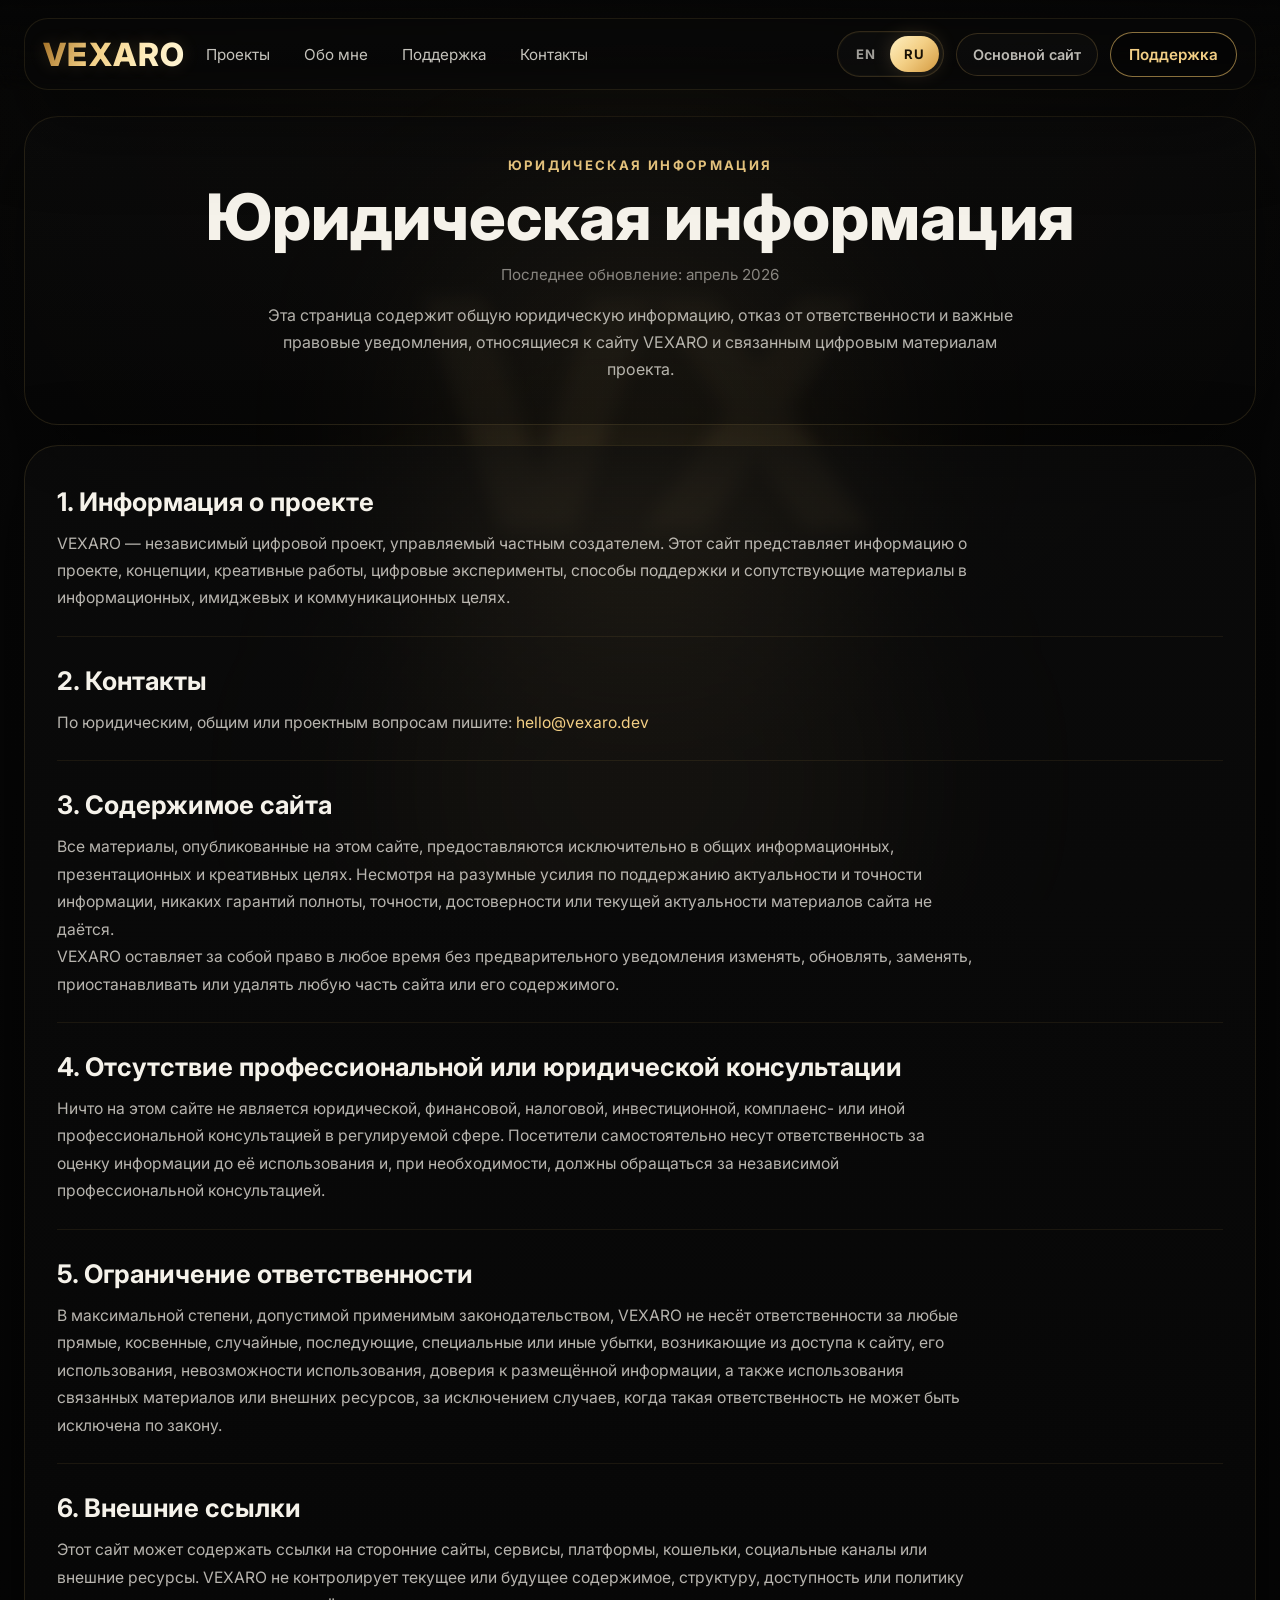
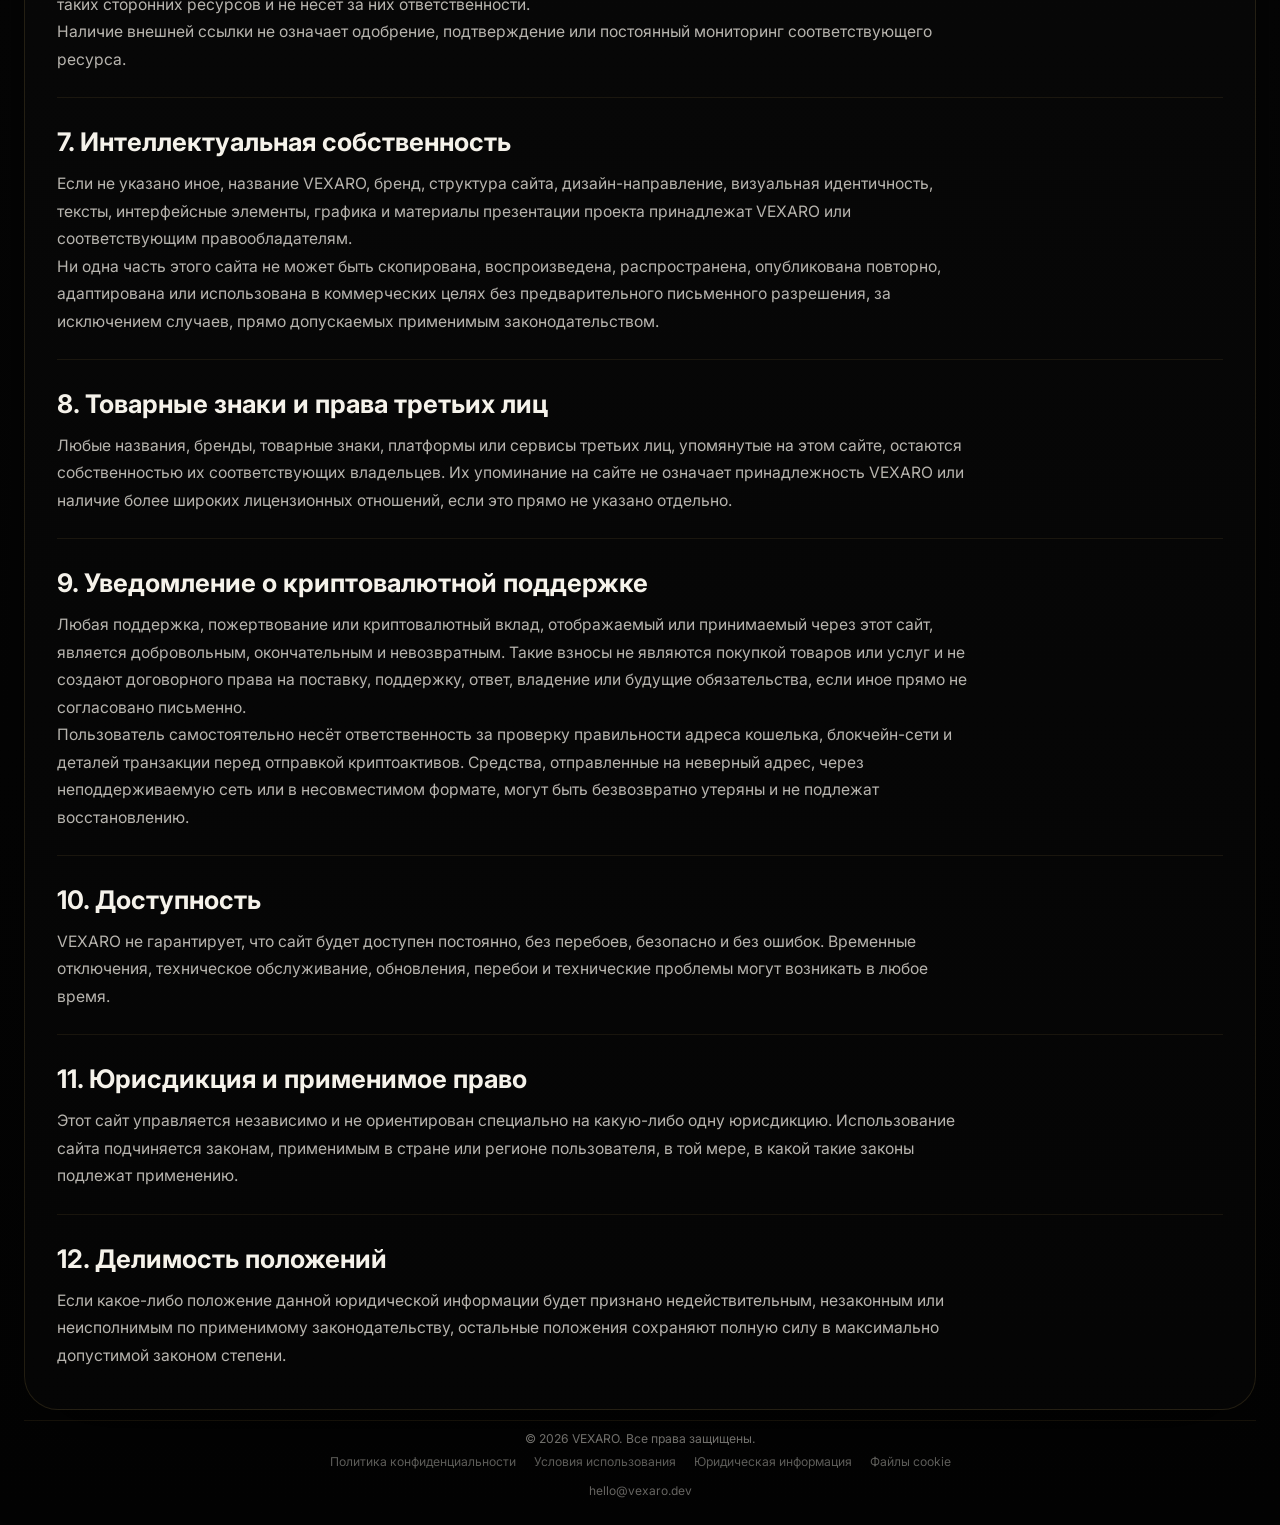
<file: legal-ru.html>
﻿<!doctype html>
<html lang="ru">
  <head>
    <meta charset="UTF-8" />
    <meta name="viewport" content="width=device-width, initial-scale=1.0" />
    <title>Юридическая информация — VEXARO</title>
    <meta
      name="description"
      content="Ознакомьтесь с юридической информацией VEXARO, отказом от ответственности, правилами использования контента и общими условиями, связанными с сайтом и криптовалютной поддержкой."
    />
    <link rel="preconnect" href="https://fonts.googleapis.com" />
    <link rel="preconnect" href="https://fonts.gstatic.com" crossorigin />
    <link
      href="https://fonts.googleapis.com/css2?family=Inter:wght@400;500;600;700;800&display=swap"
      rel="stylesheet"
    />
    <link rel="stylesheet" href="./style.css?v=20260420" />
    <link rel="icon" type="image/svg+xml" href="./assets/img/favicon.svg" />
    <meta name="robots" content="index,follow" />
    <link rel="canonical" href="/legal-ru.html" />
    <link rel="alternate" hreflang="en" href="/legal.html" />
    <link rel="alternate" hreflang="ru" href="/legal-ru.html" />
    <link rel="alternate" hreflang="x-default" href="/index.html" />
  </head>
  <body>
    <div class="site-bg" aria-hidden="true">
      <span class="site-bg__vx">VX</span>
    </div>

    <div class="page-noise"></div>
    <div class="page-noise"></div>

    <header class="site-header">
      <div class="container header__inner">
        <a class="brand" href="./index.html">VEXARO</a>

        <button
          class="burger"
          type="button"
          aria-label="Open menu"
          aria-expanded="false"
          aria-controls="mobile-menu"
          id="burger-toggle"
        >
          <span></span>
          <span></span>
          <span></span>
        </button>

        <div class="header-panel" id="mobile-menu">
          <nav class="nav">
            <a href="./index.html#projects">Проекты</a>
            <a href="./index.html#about">Обо мне</a>
            <a href="./index.html#support">Поддержка</a>
            <a href="./index.html#connect">Контакты</a>
          </nav>

          <div class="header__actions">
            <div class="lang-switch" aria-label="Переключатель языка">
              <a class="lang-switch__link" href="./legal.html">EN</a>
              <a class="lang-switch__link is-active" href="./legal-ru.html"
                >RU</a
              >
            </div>

            <a class="header-link" href="https://vexaro.dev">Основной сайт</a>
            <a class="nav-cta" href="./index.html#support">Поддержка</a>
          </div>
        </div>
      </div>
    </header>

    <main class="page legal-page">
      <section class="panel legal-hero">
        <p class="legal-eyebrow">Юридическая информация</p>
        <h1 class="legal-title">Юридическая информация</h1>
        <p class="legal-updated">Последнее обновление: апрель 2026</p>
        <p class="legal-intro">
          Эта страница содержит общую юридическую информацию, отказ от
          ответственности и важные правовые уведомления, относящиеся к сайту
          VEXARO и связанным цифровым материалам проекта.
        </p>
      </section>

      <section class="panel legal-content">
        <div class="legal-section">
          <h2>1. Информация о проекте</h2>
          <p>
            VEXARO — независимый цифровой проект, управляемый частным
            создателем. Этот сайт представляет информацию о проекте, концепции,
            креативные работы, цифровые эксперименты, способы поддержки и
            сопутствующие материалы в информационных, имиджевых и
            коммуникационных целях.
          </p>
        </div>

        <div class="legal-section">
          <h2>2. Контакты</h2>
          <p>
            По юридическим, общим или проектным вопросам пишите:
            <a href="mailto:hello@vexaro.dev">hello@vexaro.dev</a>
          </p>
        </div>

        <div class="legal-section">
          <h2>3. Содержимое сайта</h2>
          <p>
            Все материалы, опубликованные на этом сайте, предоставляются
            исключительно в общих информационных, презентационных и креативных
            целях. Несмотря на разумные усилия по поддержанию актуальности и
            точности информации, никаких гарантий полноты, точности,
            достоверности или текущей актуальности материалов сайта не даётся.
          </p>
          <p>
            VEXARO оставляет за собой право в любое время без предварительного
            уведомления изменять, обновлять, заменять, приостанавливать или
            удалять любую часть сайта или его содержимого.
          </p>
        </div>

        <div class="legal-section">
          <h2>4. Отсутствие профессиональной или юридической консультации</h2>
          <p>
            Ничто на этом сайте не является юридической, финансовой, налоговой,
            инвестиционной, комплаенс- или иной профессиональной консультацией в
            регулируемой сфере. Посетители самостоятельно несут ответственность
            за оценку информации до её использования и, при необходимости,
            должны обращаться за независимой профессиональной консультацией.
          </p>
        </div>

        <div class="legal-section">
          <h2>5. Ограничение ответственности</h2>
          <p>
            В максимальной степени, допустимой применимым законодательством,
            VEXARO не несёт ответственности за любые прямые, косвенные,
            случайные, последующие, специальные или иные убытки, возникающие из
            доступа к сайту, его использования, невозможности использования,
            доверия к размещённой информации, а также использования связанных
            материалов или внешних ресурсов, за исключением случаев, когда такая
            ответственность не может быть исключена по закону.
          </p>
        </div>

        <div class="legal-section">
          <h2>6. Внешние ссылки</h2>
          <p>
            Этот сайт может содержать ссылки на сторонние сайты, сервисы,
            платформы, кошельки, социальные каналы или внешние ресурсы. VEXARO
            не контролирует текущее или будущее содержимое, структуру,
            доступность или политику таких сторонних ресурсов и не несёт за них
            ответственности.
          </p>
          <p>
            Наличие внешней ссылки не означает одобрение, подтверждение или
            постоянный мониторинг соответствующего ресурса.
          </p>
        </div>

        <div class="legal-section">
          <h2>7. Интеллектуальная собственность</h2>
          <p>
            Если не указано иное, название VEXARO, бренд, структура сайта,
            дизайн-направление, визуальная идентичность, тексты, интерфейсные
            элементы, графика и материалы презентации проекта принадлежат VEXARO
            или соответствующим правообладателям.
          </p>
          <p>
            Ни одна часть этого сайта не может быть скопирована, воспроизведена,
            распространена, опубликована повторно, адаптирована или использована
            в коммерческих целях без предварительного письменного разрешения, за
            исключением случаев, прямо допускаемых применимым законодательством.
          </p>
        </div>

        <div class="legal-section">
          <h2>8. Товарные знаки и права третьих лиц</h2>
          <p>
            Любые названия, бренды, товарные знаки, платформы или сервисы
            третьих лиц, упомянутые на этом сайте, остаются собственностью их
            соответствующих владельцев. Их упоминание на сайте не означает
            принадлежность VEXARO или наличие более широких лицензионных
            отношений, если это прямо не указано отдельно.
          </p>
        </div>

        <div class="legal-section">
          <h2>9. Уведомление о криптовалютной поддержке</h2>
          <p>
            Любая поддержка, пожертвование или криптовалютный вклад,
            отображаемый или принимаемый через этот сайт, является добровольным,
            окончательным и невозвратным. Такие взносы не являются покупкой
            товаров или услуг и не создают договорного права на поставку,
            поддержку, ответ, владение или будущие обязательства, если иное
            прямо не согласовано письменно.
          </p>
          <p>
            Пользователь самостоятельно несёт ответственность за проверку
            правильности адреса кошелька, блокчейн-сети и деталей транзакции
            перед отправкой криптоактивов. Средства, отправленные на неверный
            адрес, через неподдерживаемую сеть или в несовместимом формате,
            могут быть безвозвратно утеряны и не подлежат восстановлению.
          </p>
        </div>

        <div class="legal-section">
          <h2>10. Доступность</h2>
          <p>
            VEXARO не гарантирует, что сайт будет доступен постоянно, без
            перебоев, безопасно и без ошибок. Временные отключения, техническое
            обслуживание, обновления, перебои и технические проблемы могут
            возникать в любое время.
          </p>
        </div>

        <div class="legal-section">
          <h2>11. Юрисдикция и применимое право</h2>
          <p>
            Этот сайт управляется независимо и не ориентирован специально на
            какую-либо одну юрисдикцию. Использование сайта подчиняется законам,
            применимым в стране или регионе пользователя, в той мере, в какой
            такие законы подлежат применению.
          </p>
        </div>

        <div class="legal-section">
          <h2>12. Делимость положений</h2>
          <p>
            Если какое-либо положение данной юридической информации будет
            признано недействительным, незаконным или неисполнимым по
            применимому законодательству, остальные положения сохраняют полную
            силу в максимально допустимой законом степени.
          </p>
        </div>
      </section>

      <footer class="site-footer">
        <div class="container">
          <div class="footer-mini">
            <div class="footer-copy">© 2026 VEXARO. Все права защищены.</div>
            <div class="legal-links">
              <a href="./privacy-ru.html">Политика конфиденциальности</a>
              <a href="./terms-ru.html">Условия использования</a>
              <a href="./legal-ru.html">Юридическая информация</a>
              <a href="./cookies-ru.html">Файлы cookie</a>
              <div class="contact-mini">
                <a href="mailto:hello@vexaro.dev">hello@vexaro.dev</a>
              </div>
            </div>
          </div>
        </div>
      </footer>
    </main>
    <script src="./js/main.js?v=20260420" defer></script>
  </body>
</html>
</file>
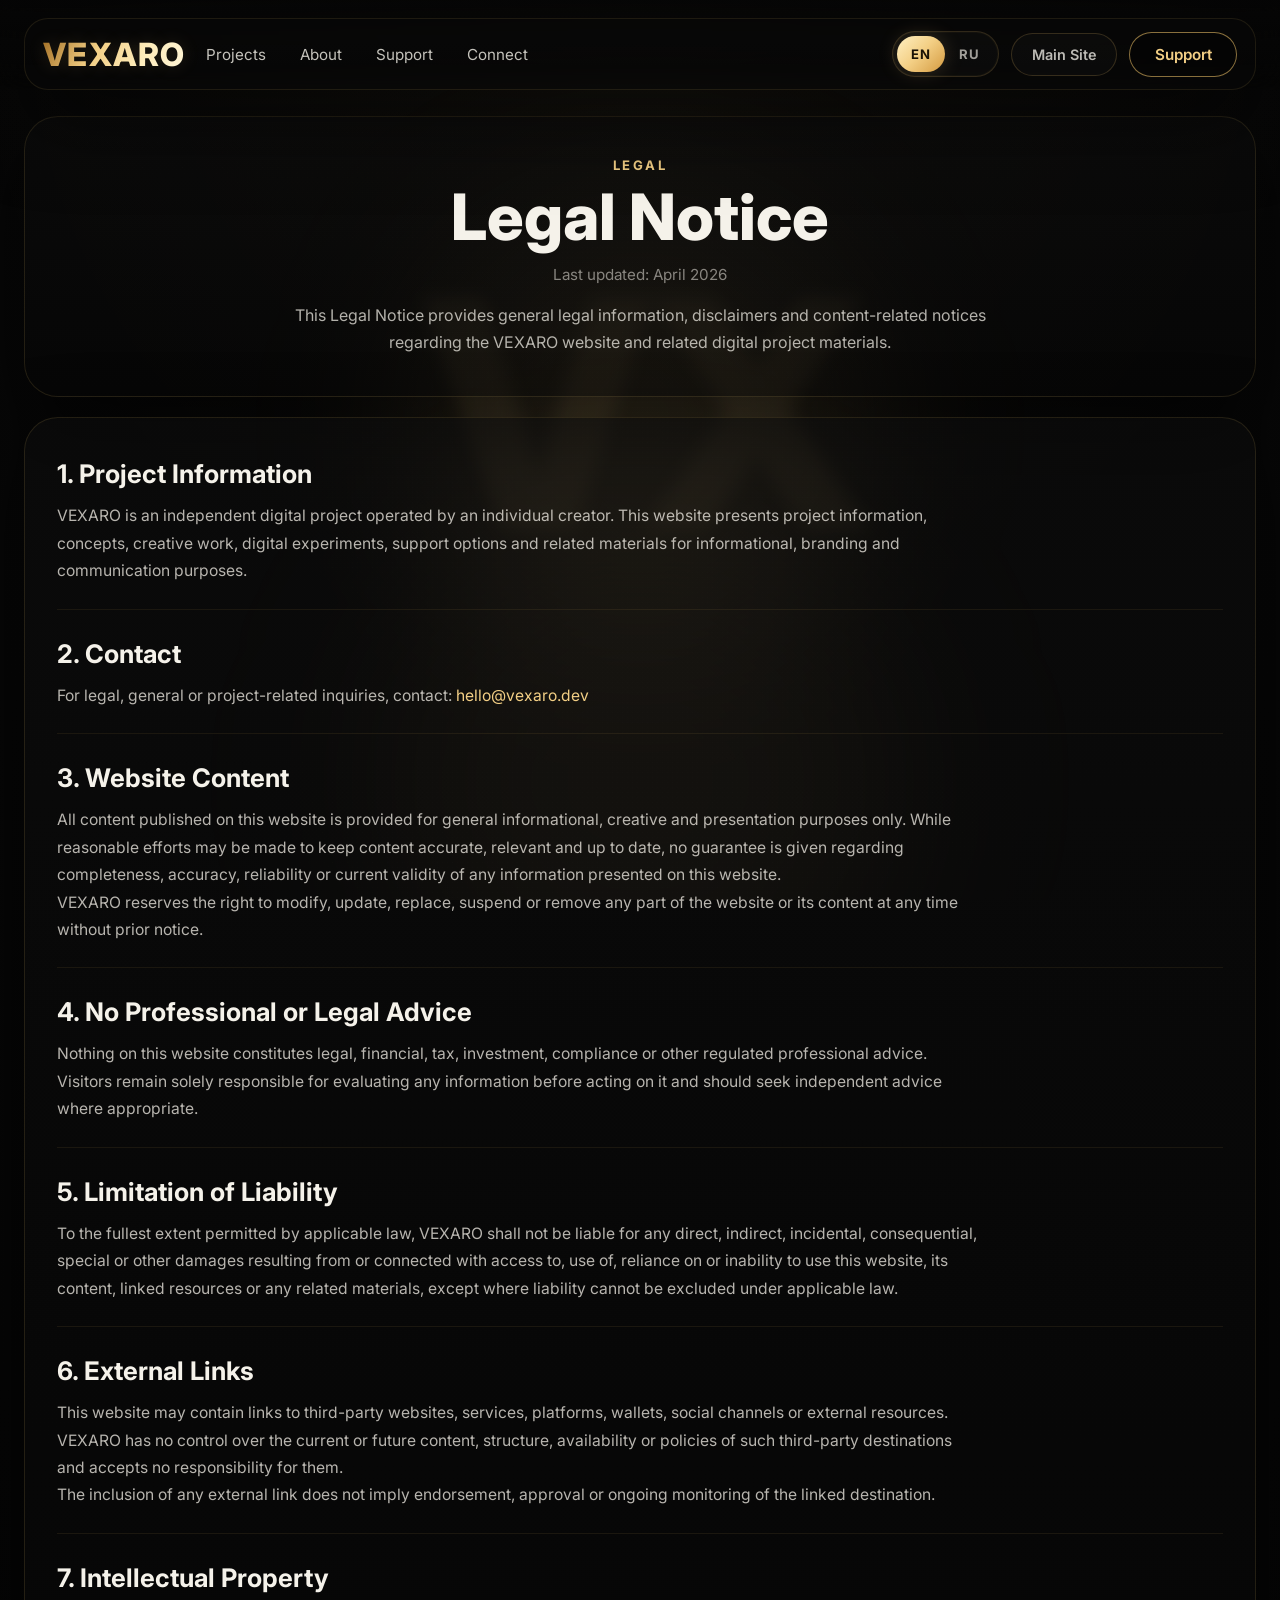
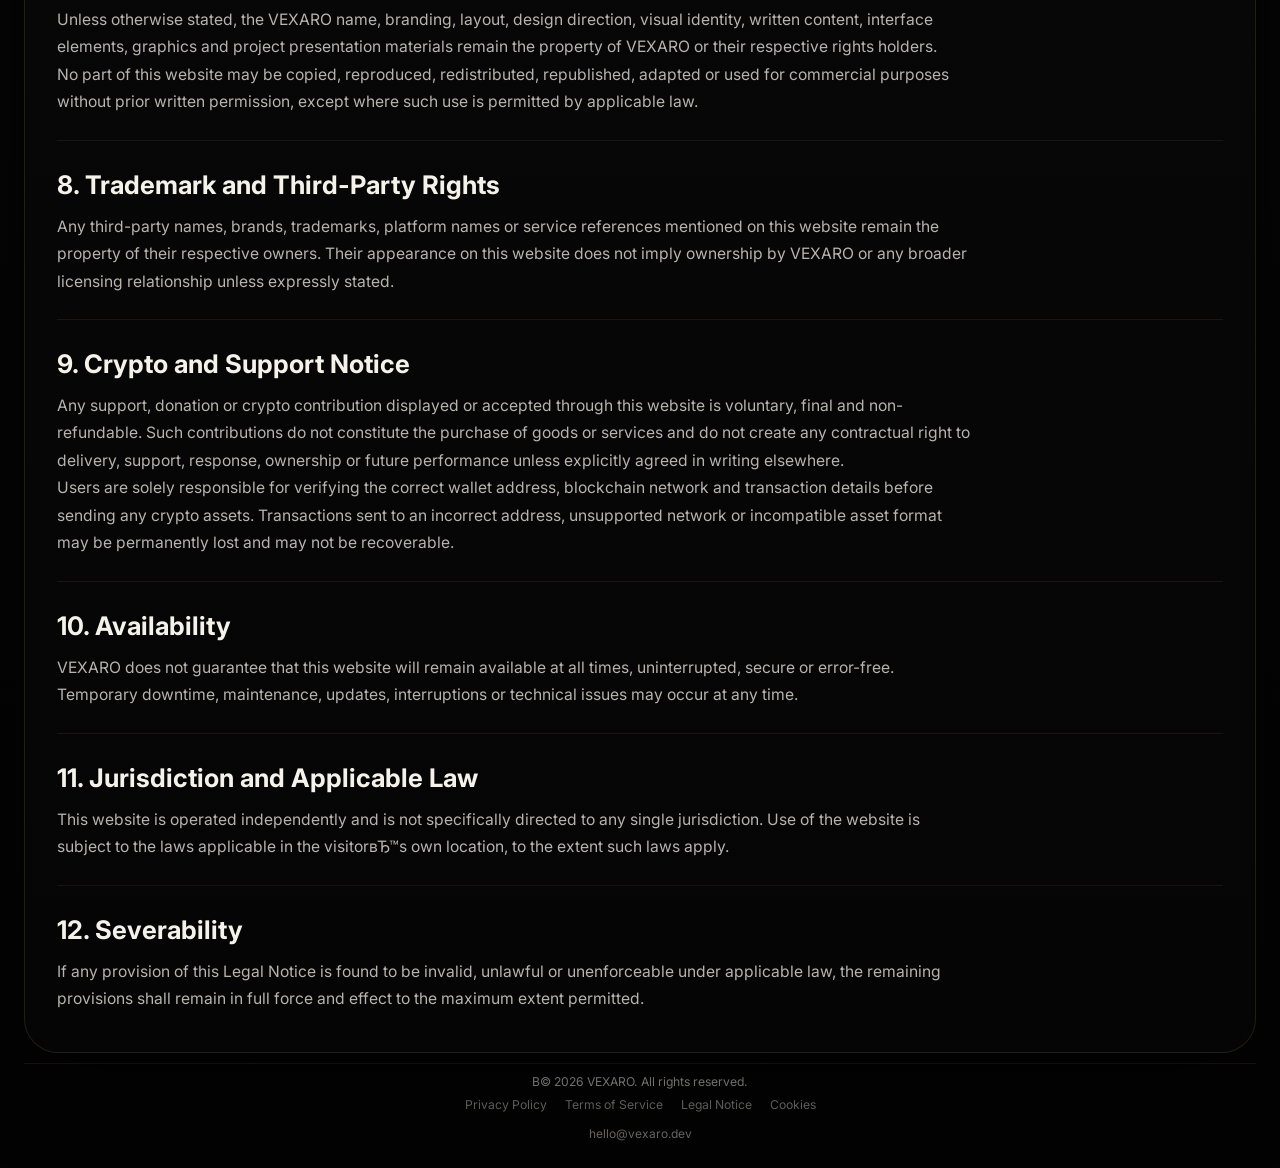
<file: legal.html>
﻿<!doctype html>
<html lang="en">
  <head>
    <meta charset="UTF-8" />
    <meta name="viewport" content="width=device-width, initial-scale=1.0" />
    <title>Legal Notice — VEXARO</title>
    <meta
      name="description"
      content="Read the VEXARO legal notice, disclaimers, copyright information and general legal terms related to website use and crypto contributions."
    />
    <link rel="preconnect" href="https://fonts.googleapis.com" />
    <link rel="preconnect" href="https://fonts.gstatic.com" crossorigin />
    <link
      href="https://fonts.googleapis.com/css2?family=Inter:wght@400;500;600;700;800&display=swap"
      rel="stylesheet"
    />
    <link rel="stylesheet" href="./style.css?v=20260420" />
    <link rel="icon" type="image/svg+xml" href="./assets/img/favicon.svg" />
    <meta name="robots" content="index,follow" />
    <link rel="canonical" href="/legal.html" />
    <link rel="alternate" hreflang="en" href="/legal.html" />
    <link rel="alternate" hreflang="ru" href="/legal-ru.html" />
    <link rel="alternate" hreflang="x-default" href="/index.html" />
  </head>
  <body>
    <div class="site-bg" aria-hidden="true">
      <span class="site-bg__vx">VX</span>
    </div>

    <div class="page-noise"></div>
    <div class="page-noise"></div>

    <header class="site-header">
      <div class="container header__inner">
        <a class="brand" href="./index-en.html">VEXARO</a>

        <button
          class="burger"
          type="button"
          aria-label="Open menu"
          aria-expanded="false"
          aria-controls="mobile-menu"
          id="burger-toggle"
        >
          <span></span>
          <span></span>
          <span></span>
        </button>

        <div class="header-panel" id="mobile-menu">
          <nav class="nav">
            <a href="./index-en.html#projects">Projects</a>
            <a href="./index-en.html#about">About</a>
            <a href="./index-en.html#support">Support</a>
            <a href="./index-en.html#connect">Connect</a>
          </nav>

          <div class="header__actions">
            <div class="lang-switch" aria-label="РџРµСЂРµРєР»СЋС‡Р°С‚РµР»СЊ СЏР·С‹РєР°">
              <a class="lang-switch__link is-active" href="./legal.html">EN</a>
              <a class="lang-switch__link" href="./legal-ru.html">RU</a>
            </div>

            <a class="header-link" href="https://vexaro.dev">Main Site</a>
            <a class="nav-cta" href="./index-en.html#support">Support</a>
          </div>
        </div>
      </div>
    </header>

    <main class="page legal-page">
      <section class="panel legal-hero">
        <p class="legal-eyebrow">Legal</p>
        <h1 class="legal-title">Legal Notice</h1>
        <p class="legal-updated">Last updated: April 2026</p>
        <p class="legal-intro">
          This Legal Notice provides general legal information, disclaimers and
          content-related notices regarding the VEXARO website and related
          digital project materials.
        </p>
      </section>

      <section class="panel legal-content">
        <div class="legal-section">
          <h2>1. Project Information</h2>
          <p>
            VEXARO is an independent digital project operated by an individual
            creator. This website presents project information, concepts,
            creative work, digital experiments, support options and related
            materials for informational, branding and communication purposes.
          </p>
        </div>

        <div class="legal-section">
          <h2>2. Contact</h2>
          <p>
            For legal, general or project-related inquiries, contact:
            <a href="mailto:hello@vexaro.dev">hello@vexaro.dev</a>
          </p>
        </div>

        <div class="legal-section">
          <h2>3. Website Content</h2>
          <p>
            All content published on this website is provided for general
            informational, creative and presentation purposes only. While
            reasonable efforts may be made to keep content accurate, relevant
            and up to date, no guarantee is given regarding completeness,
            accuracy, reliability or current validity of any information
            presented on this website.
          </p>
          <p>
            VEXARO reserves the right to modify, update, replace, suspend or
            remove any part of the website or its content at any time without
            prior notice.
          </p>
        </div>

        <div class="legal-section">
          <h2>4. No Professional or Legal Advice</h2>
          <p>
            Nothing on this website constitutes legal, financial, tax,
            investment, compliance or other regulated professional advice.
            Visitors remain solely responsible for evaluating any information
            before acting on it and should seek independent advice where
            appropriate.
          </p>
        </div>

        <div class="legal-section">
          <h2>5. Limitation of Liability</h2>
          <p>
            To the fullest extent permitted by applicable law, VEXARO shall not
            be liable for any direct, indirect, incidental, consequential,
            special or other damages resulting from or connected with access to,
            use of, reliance on or inability to use this website, its content,
            linked resources or any related materials, except where liability
            cannot be excluded under applicable law.
          </p>
        </div>

        <div class="legal-section">
          <h2>6. External Links</h2>
          <p>
            This website may contain links to third-party websites, services,
            platforms, wallets, social channels or external resources. VEXARO
            has no control over the current or future content, structure,
            availability or policies of such third-party destinations and
            accepts no responsibility for them.
          </p>
          <p>
            The inclusion of any external link does not imply endorsement,
            approval or ongoing monitoring of the linked destination.
          </p>
        </div>

        <div class="legal-section">
          <h2>7. Intellectual Property</h2>
          <p>
            Unless otherwise stated, the VEXARO name, branding, layout, design
            direction, visual identity, written content, interface elements,
            graphics and project presentation materials remain the property of
            VEXARO or their respective rights holders.
          </p>
          <p>
            No part of this website may be copied, reproduced, redistributed,
            republished, adapted or used for commercial purposes without prior
            written permission, except where such use is permitted by applicable
            law.
          </p>
        </div>

        <div class="legal-section">
          <h2>8. Trademark and Third-Party Rights</h2>
          <p>
            Any third-party names, brands, trademarks, platform names or service
            references mentioned on this website remain the property of their
            respective owners. Their appearance on this website does not imply
            ownership by VEXARO or any broader licensing relationship unless
            expressly stated.
          </p>
        </div>

        <div class="legal-section">
          <h2>9. Crypto and Support Notice</h2>
          <p>
            Any support, donation or crypto contribution displayed or accepted
            through this website is voluntary, final and non-refundable. Such
            contributions do not constitute the purchase of goods or services
            and do not create any contractual right to delivery, support,
            response, ownership or future performance unless explicitly agreed
            in writing elsewhere.
          </p>
          <p>
            Users are solely responsible for verifying the correct wallet
            address, blockchain network and transaction details before sending
            any crypto assets. Transactions sent to an incorrect address,
            unsupported network or incompatible asset format may be permanently
            lost and may not be recoverable.
          </p>
        </div>

        <div class="legal-section">
          <h2>10. Availability</h2>
          <p>
            VEXARO does not guarantee that this website will remain available at
            all times, uninterrupted, secure or error-free. Temporary downtime,
            maintenance, updates, interruptions or technical issues may occur at
            any time.
          </p>
        </div>

        <div class="legal-section">
          <h2>11. Jurisdiction and Applicable Law</h2>
          <p>
            This website is operated independently and is not specifically
            directed to any single jurisdiction. Use of the website is subject
            to the laws applicable in the visitorвЂ™s own location, to the extent
            such laws apply.
          </p>
        </div>

        <div class="legal-section">
          <h2>12. Severability</h2>
          <p>
            If any provision of this Legal Notice is found to be invalid,
            unlawful or unenforceable under applicable law, the remaining
            provisions shall remain in full force and effect to the maximum
            extent permitted.
          </p>
        </div>
      </section>

      <footer class="site-footer">
        <div class="container">
          <div class="footer-mini">
            <div class="footer-copy">В© 2026 VEXARO. All rights reserved.</div>
            <div class="legal-links">
              <a href="./privacy.html">Privacy Policy</a>
              <a href="./terms.html">Terms of Service</a>
              <a href="./legal.html">Legal Notice</a>
              <a href="./cookies.html">Cookies</a>
              <div class="contact-mini">
                <a href="mailto:hello@vexaro.dev">hello@vexaro.dev</a>
              </div>
            </div>
          </div>
        </div>
      </footer>
    </main>
    <script src="./js/main.js?v=20260420" defer></script>
  </body>
</html>
</file>
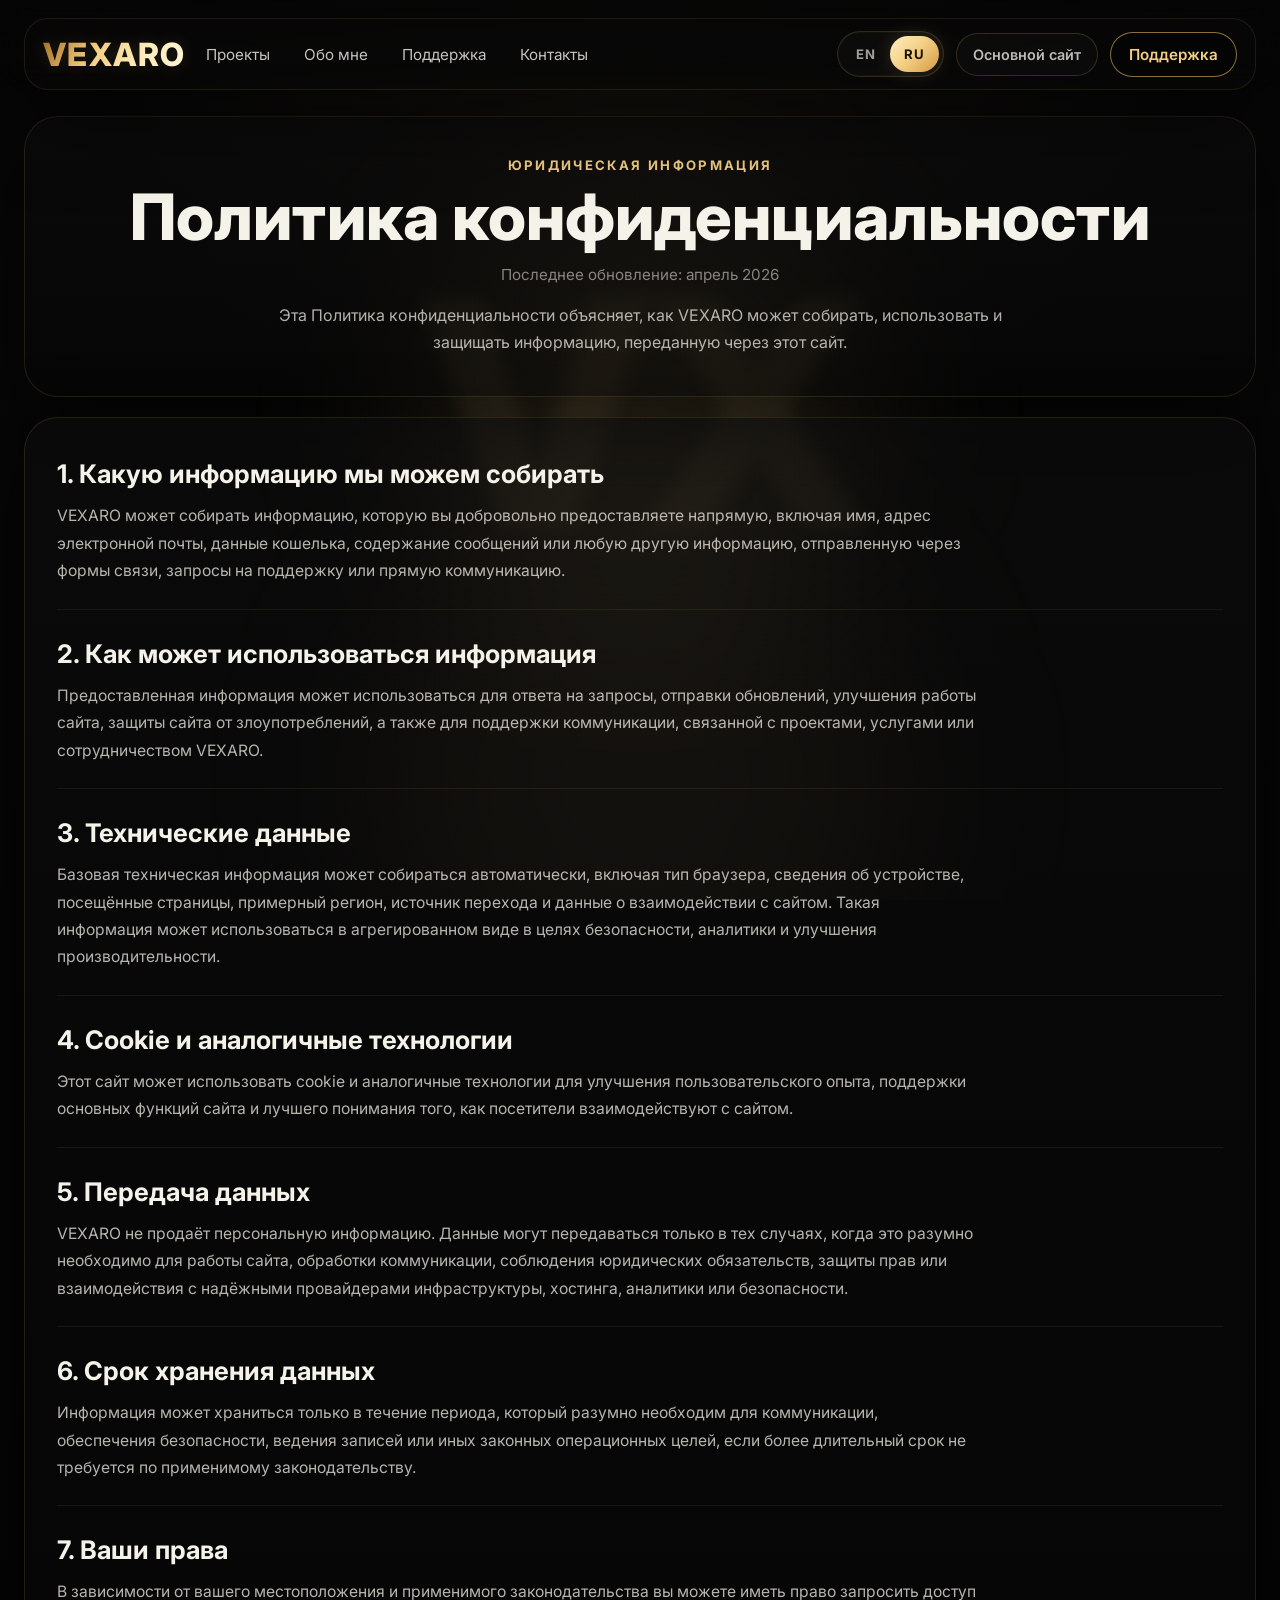
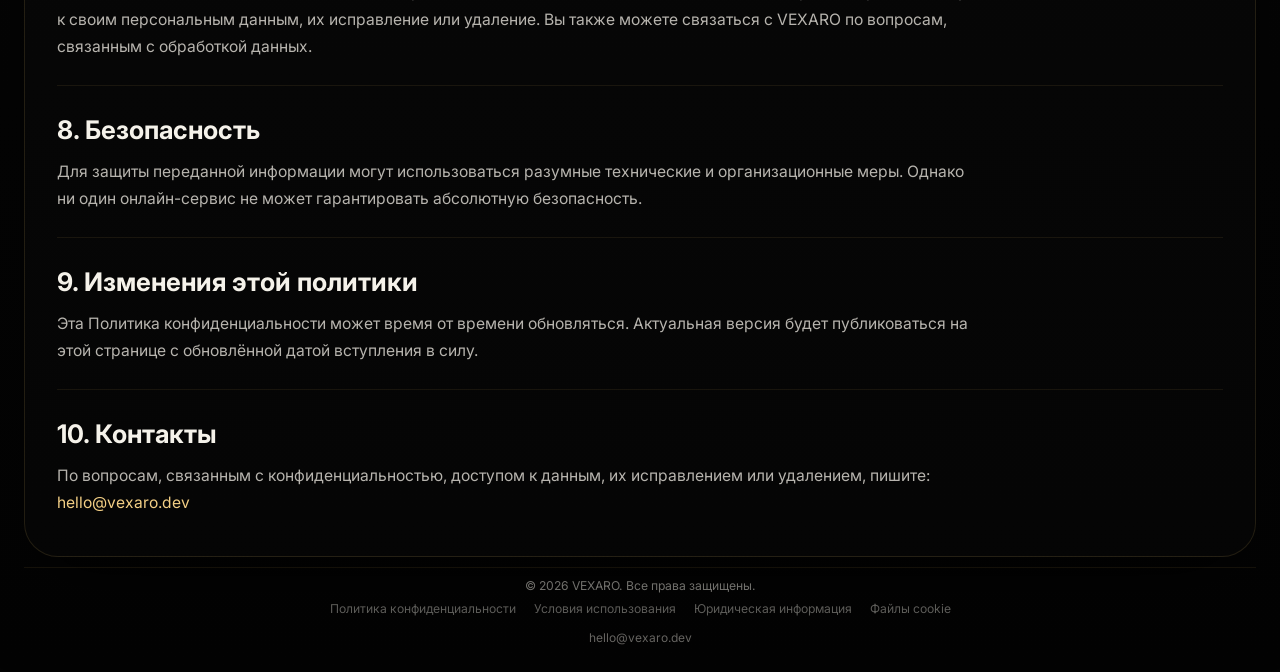
<file: privacy-ru.html>
﻿<!doctype html>
<html lang="ru">
  <head>
    <meta charset="UTF-8" />
    <meta name="viewport" content="width=device-width, initial-scale=1.0" />
    <title>Политика конфиденциальности — VEXARO</title>
    <meta
      name="description"
      content="Ознакомьтесь с Политикой конфиденциальности VEXARO и узнайте, как информация может собираться, использоваться и защищаться."
    />
    <link rel="preconnect" href="https://fonts.googleapis.com" />
    <link rel="preconnect" href="https://fonts.gstatic.com" crossorigin />
    <link
      href="https://fonts.googleapis.com/css2?family=Inter:wght@400;500;600;700;800&display=swap"
      rel="stylesheet"
    />
    <link rel="stylesheet" href="./style.css?v=20260420" />
    <link rel="icon" type="image/svg+xml" href="./assets/img/favicon.svg" />
    <meta name="robots" content="index,follow" />
    <link rel="canonical" href="/privacy-ru.html" />
    <link rel="alternate" hreflang="en" href="/privacy.html" />
    <link rel="alternate" hreflang="ru" href="/privacy-ru.html" />
    <link rel="alternate" hreflang="x-default" href="/index.html" />
  </head>
  <body>
    <div class="site-bg" aria-hidden="true">
      <span class="site-bg__vx">VX</span>
    </div>

    <div class="page-noise"></div>
    <div class="page-noise"></div>

    <header class="site-header">
      <div class="container header__inner">
        <a class="brand" href="./index.html">VEXARO</a>

        <button
          class="burger"
          type="button"
          aria-label="Open menu"
          aria-expanded="false"
          aria-controls="mobile-menu"
          id="burger-toggle"
        >
          <span></span>
          <span></span>
          <span></span>
        </button>

        <div class="header-panel" id="mobile-menu">
          <nav class="nav">
            <a href="./index.html#projects">Проекты</a>
            <a href="./index.html#about">Обо мне</a>
            <a href="./index.html#support">Поддержка</a>
            <a href="./index.html#connect">Контакты</a>
          </nav>

          <div class="header__actions">
            <div class="lang-switch" aria-label="Переключатель языка">
              <a class="lang-switch__link" href="./privacy.html">EN</a>
              <a class="lang-switch__link is-active" href="./privacy-ru.html"
                >RU</a
              >
            </div>

            <a class="header-link" href="https://vexaro.dev">Основной сайт</a>
            <a class="nav-cta" href="./index.html#support">Поддержка</a>
          </div>
        </div>
      </div>
    </header>

    <main class="page legal-page">
      <section class="panel legal-hero">
        <p class="legal-eyebrow">Юридическая информация</p>
        <h1 class="legal-title">Политика конфиденциальности</h1>
        <p class="legal-updated">Последнее обновление: апрель 2026</p>
        <p class="legal-intro">
          Эта Политика конфиденциальности объясняет, как VEXARO может собирать,
          использовать и защищать информацию, переданную через этот сайт.
        </p>
      </section>

      <section class="panel legal-content">
        <div class="legal-section">
          <h2>1. Какую информацию мы можем собирать</h2>
          <p>
            VEXARO может собирать информацию, которую вы добровольно
            предоставляете напрямую, включая имя, адрес электронной почты,
            данные кошелька, содержание сообщений или любую другую информацию,
            отправленную через формы связи, запросы на поддержку или прямую
            коммуникацию.
          </p>
        </div>

        <div class="legal-section">
          <h2>2. Как может использоваться информация</h2>
          <p>
            Предоставленная информация может использоваться для ответа на
            запросы, отправки обновлений, улучшения работы сайта, защиты сайта
            от злоупотреблений, а также для поддержки коммуникации, связанной с
            проектами, услугами или сотрудничеством VEXARO.
          </p>
        </div>

        <div class="legal-section">
          <h2>3. Технические данные</h2>
          <p>
            Базовая техническая информация может собираться автоматически,
            включая тип браузера, сведения об устройстве, посещённые страницы,
            примерный регион, источник перехода и данные о взаимодействии с
            сайтом. Такая информация может использоваться в агрегированном виде
            в целях безопасности, аналитики и улучшения производительности.
          </p>
        </div>

        <div class="legal-section">
          <h2>4. Cookie и аналогичные технологии</h2>
          <p>
            Этот сайт может использовать cookie и аналогичные технологии для
            улучшения пользовательского опыта, поддержки основных функций сайта
            и лучшего понимания того, как посетители взаимодействуют с сайтом.
          </p>
        </div>

        <div class="legal-section">
          <h2>5. Передача данных</h2>
          <p>
            VEXARO не продаёт персональную информацию. Данные могут передаваться
            только в тех случаях, когда это разумно необходимо для работы сайта,
            обработки коммуникации, соблюдения юридических обязательств, защиты
            прав или взаимодействия с надёжными провайдерами инфраструктуры,
            хостинга, аналитики или безопасности.
          </p>
        </div>

        <div class="legal-section">
          <h2>6. Срок хранения данных</h2>
          <p>
            Информация может храниться только в течение периода, который разумно
            необходим для коммуникации, обеспечения безопасности, ведения
            записей или иных законных операционных целей, если более длительный
            срок не требуется по применимому законодательству.
          </p>
        </div>

        <div class="legal-section">
          <h2>7. Ваши права</h2>
          <p>
            В зависимости от вашего местоположения и применимого
            законодательства вы можете иметь право запросить доступ к своим
            персональным данным, их исправление или удаление. Вы также можете
            связаться с VEXARO по вопросам, связанным с обработкой данных.
          </p>
        </div>

        <div class="legal-section">
          <h2>8. Безопасность</h2>
          <p>
            Для защиты переданной информации могут использоваться разумные
            технические и организационные меры. Однако ни один онлайн-сервис не
            может гарантировать абсолютную безопасность.
          </p>
        </div>

        <div class="legal-section">
          <h2>9. Изменения этой политики</h2>
          <p>
            Эта Политика конфиденциальности может время от времени обновляться.
            Актуальная версия будет публиковаться на этой странице с обновлённой
            датой вступления в силу.
          </p>
        </div>

        <div class="legal-section">
          <h2>10. Контакты</h2>
          <p>
            По вопросам, связанным с конфиденциальностью, доступом к данным, их
            исправлением или удалением, пишите:
            <a href="mailto:hello@vexaro.dev">hello@vexaro.dev</a>
          </p>
        </div>
      </section>

      <footer class="site-footer">
        <div class="container">
          <div class="footer-mini">
            <div class="footer-copy">© 2026 VEXARO. Все права защищены.</div>
            <div class="legal-links">
              <a href="./privacy-ru.html">Политика конфиденциальности</a>
              <a href="./terms-ru.html">Условия использования</a>
              <a href="./legal-ru.html">Юридическая информация</a>
              <a href="./cookies-ru.html">Файлы cookie</a>
              <div class="contact-mini">
                <a href="mailto:hello@vexaro.dev">hello@vexaro.dev</a>
              </div>
            </div>
          </div>
        </div>
      </footer>
    </main>
    <script src="./js/main.js?v=20260420" defer></script>
  </body>
</html>
</file>
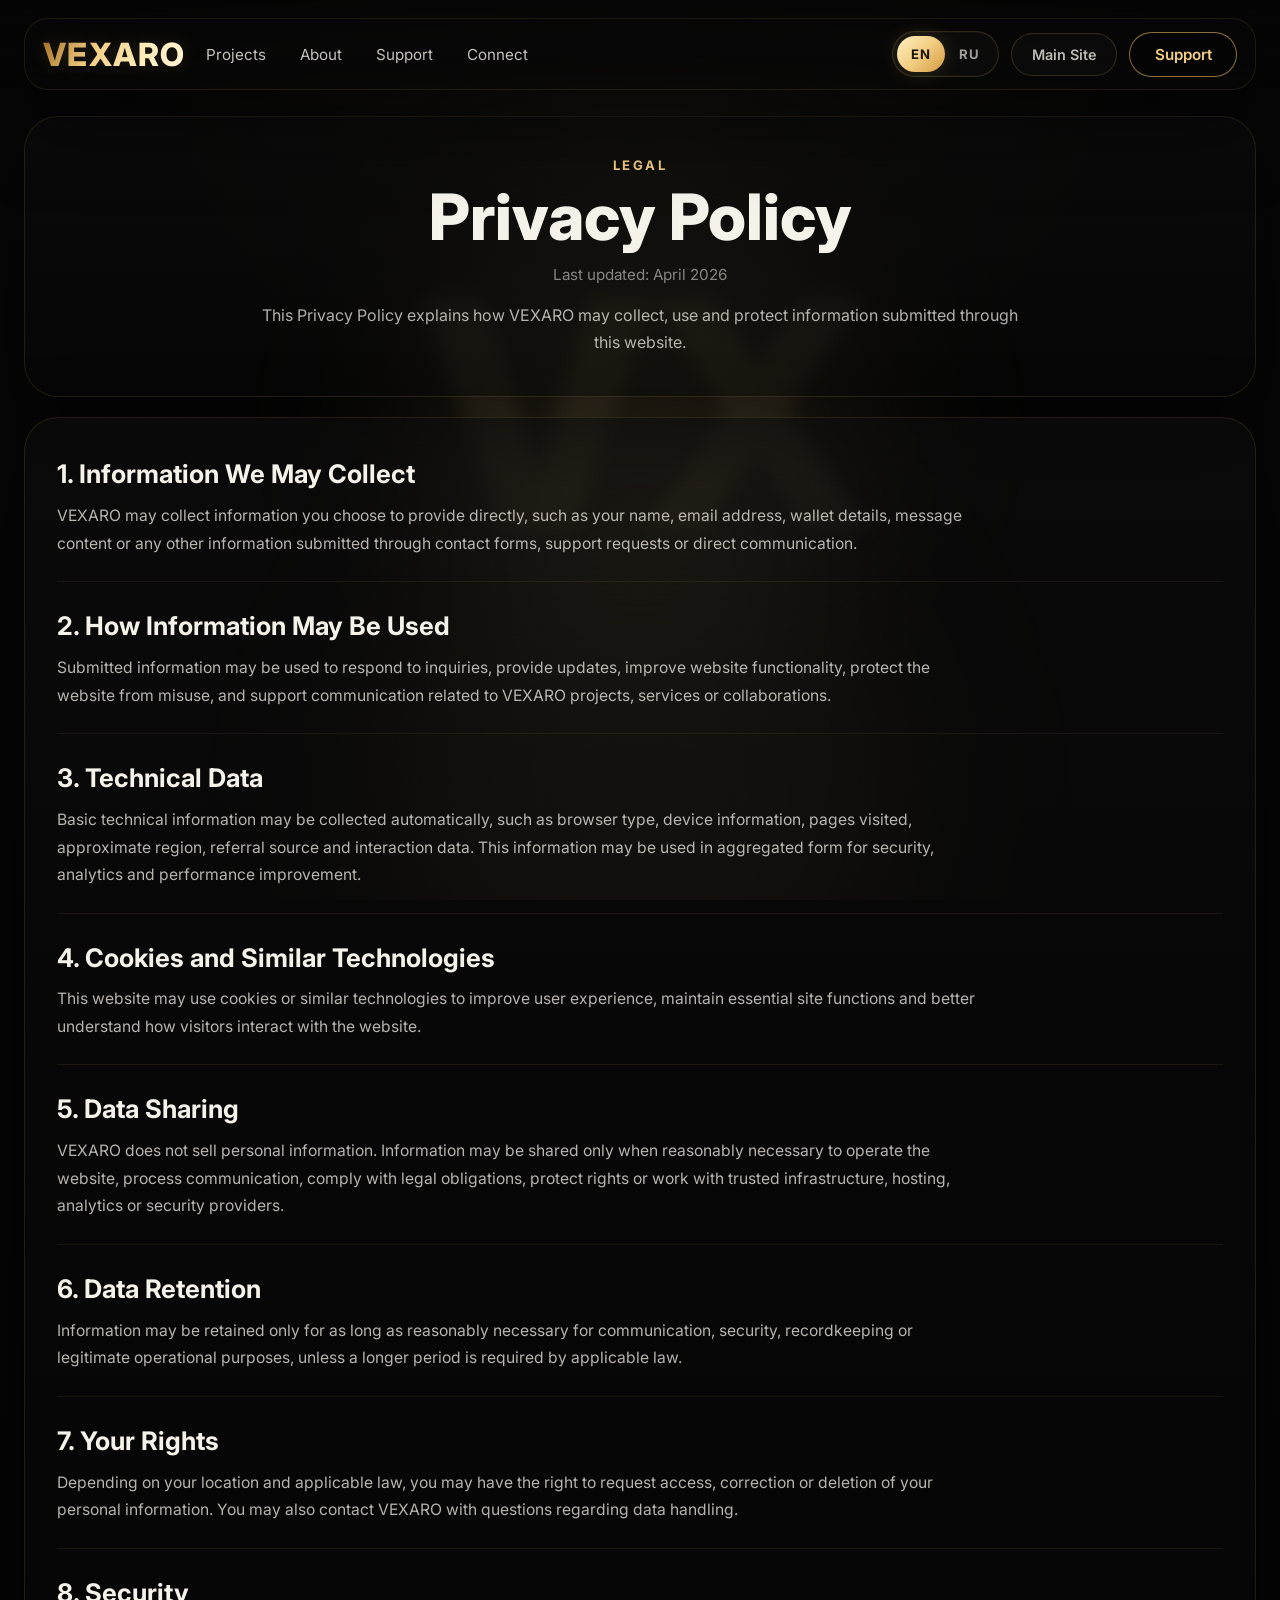
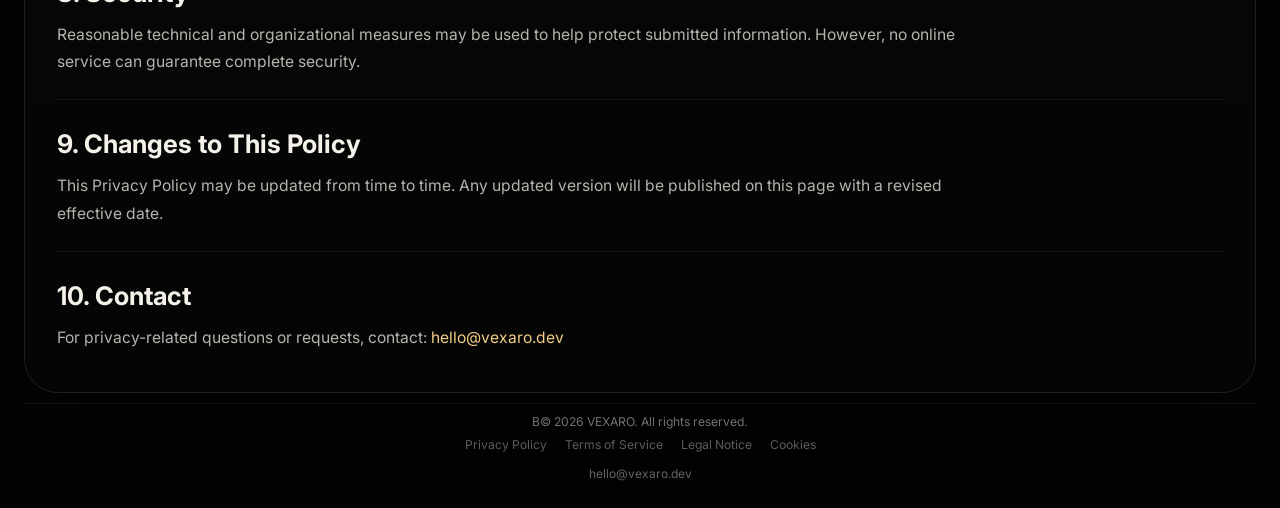
<file: privacy.html>
﻿<!doctype html>
<html lang="en">
  <head>
    <meta charset="UTF-8" />
    <meta name="viewport" content="width=device-width, initial-scale=1.0" />
    <title>Privacy Policy — VEXARO</title>
    <meta
      name="description"
      content="Read the VEXARO Privacy Policy and learn how information may be collected, used and protected."
    />
    <link rel="preconnect" href="https://fonts.googleapis.com" />
    <link rel="preconnect" href="https://fonts.gstatic.com" crossorigin />
    <link
      href="https://fonts.googleapis.com/css2?family=Inter:wght@400;500;600;700;800&display=swap"
      rel="stylesheet"
    />
    <link rel="stylesheet" href="./style.css?v=20260420" />
    <link rel="icon" type="image/svg+xml" href="./assets/img/favicon.svg" />
    <meta name="robots" content="index,follow" />
    <link rel="canonical" href="/privacy.html" />
    <link rel="alternate" hreflang="en" href="/privacy.html" />
    <link rel="alternate" hreflang="ru" href="/privacy-ru.html" />
    <link rel="alternate" hreflang="x-default" href="/index.html" />
  </head>
  <body>
    <div class="site-bg" aria-hidden="true">
      <span class="site-bg__vx">VX</span>
    </div>

    <div class="page-noise"></div>
    <div class="page-noise"></div>

    <header class="site-header">
      <div class="container header__inner">
        <a class="brand" href="./index-en.html">VEXARO</a>

        <button
          class="burger"
          type="button"
          aria-label="Open menu"
          aria-expanded="false"
          aria-controls="mobile-menu"
          id="burger-toggle"
        >
          <span></span>
          <span></span>
          <span></span>
        </button>

        <div class="header-panel" id="mobile-menu">
          <nav class="nav">
            <a href="./index-en.html#projects">Projects</a>
            <a href="./index-en.html#about">About</a>
            <a href="./index-en.html#support">Support</a>
            <a href="./index-en.html#connect">Connect</a>
          </nav>

          <div class="header__actions">
            <div class="lang-switch" aria-label="РџРµСЂРµРєР»СЋС‡Р°С‚РµР»СЊ СЏР·С‹РєР°">
              <a class="lang-switch__link is-active" href="./privacy.html"
                >EN</a
              >
              <a class="lang-switch__link" href="./privacy-ru.html">RU</a>
            </div>

            <a class="header-link" href="https://vexaro.dev">Main Site</a>
            <a class="nav-cta" href="./index-en.html#support">Support</a>
          </div>
        </div>
      </div>
    </header>

    <main class="page legal-page">
      <section class="panel legal-hero">
        <p class="legal-eyebrow">Legal</p>
        <h1 class="legal-title">Privacy Policy</h1>
        <p class="legal-updated">Last updated: April 2026</p>
        <p class="legal-intro">
          This Privacy Policy explains how VEXARO may collect, use and protect
          information submitted through this website.
        </p>
      </section>

      <section class="panel legal-content">
        <div class="legal-section">
          <h2>1. Information We May Collect</h2>
          <p>
            VEXARO may collect information you choose to provide directly, such
            as your name, email address, wallet details, message content or any
            other information submitted through contact forms, support requests
            or direct communication.
          </p>
        </div>

        <div class="legal-section">
          <h2>2. How Information May Be Used</h2>
          <p>
            Submitted information may be used to respond to inquiries, provide
            updates, improve website functionality, protect the website from
            misuse, and support communication related to VEXARO projects,
            services or collaborations.
          </p>
        </div>

        <div class="legal-section">
          <h2>3. Technical Data</h2>
          <p>
            Basic technical information may be collected automatically, such as
            browser type, device information, pages visited, approximate region,
            referral source and interaction data. This information may be used
            in aggregated form for security, analytics and performance
            improvement.
          </p>
        </div>

        <div class="legal-section">
          <h2>4. Cookies and Similar Technologies</h2>
          <p>
            This website may use cookies or similar technologies to improve user
            experience, maintain essential site functions and better understand
            how visitors interact with the website.
          </p>
        </div>

        <div class="legal-section">
          <h2>5. Data Sharing</h2>
          <p>
            VEXARO does not sell personal information. Information may be shared
            only when reasonably necessary to operate the website, process
            communication, comply with legal obligations, protect rights or work
            with trusted infrastructure, hosting, analytics or security
            providers.
          </p>
        </div>

        <div class="legal-section">
          <h2>6. Data Retention</h2>
          <p>
            Information may be retained only for as long as reasonably necessary
            for communication, security, recordkeeping or legitimate operational
            purposes, unless a longer period is required by applicable law.
          </p>
        </div>

        <div class="legal-section">
          <h2>7. Your Rights</h2>
          <p>
            Depending on your location and applicable law, you may have the
            right to request access, correction or deletion of your personal
            information. You may also contact VEXARO with questions regarding
            data handling.
          </p>
        </div>

        <div class="legal-section">
          <h2>8. Security</h2>
          <p>
            Reasonable technical and organizational measures may be used to help
            protect submitted information. However, no online service can
            guarantee complete security.
          </p>
        </div>

        <div class="legal-section">
          <h2>9. Changes to This Policy</h2>
          <p>
            This Privacy Policy may be updated from time to time. Any updated
            version will be published on this page with a revised effective
            date.
          </p>
        </div>

        <div class="legal-section">
          <h2>10. Contact</h2>
          <p>
            For privacy-related questions or requests, contact:
            <a href="mailto:hello@vexaro.dev">hello@vexaro.dev</a>
          </p>
        </div>
      </section>

      <footer class="site-footer">
        <div class="container">
          <div class="footer-mini">
            <div class="footer-copy">В© 2026 VEXARO. All rights reserved.</div>
            <div class="legal-links">
              <a href="./privacy.html">Privacy Policy</a>
              <a href="./terms.html">Terms of Service</a>
              <a href="./legal.html">Legal Notice</a>
              <a href="./cookies.html">Cookies</a>
              <div class="contact-mini">
                <a href="mailto:hello@vexaro.dev">hello@vexaro.dev</a>
              </div>
            </div>
          </div>
        </div>
      </footer>
    </main>
    <script src="./js/main.js?v=20260420" defer></script>
  </body>
</html>
</file>
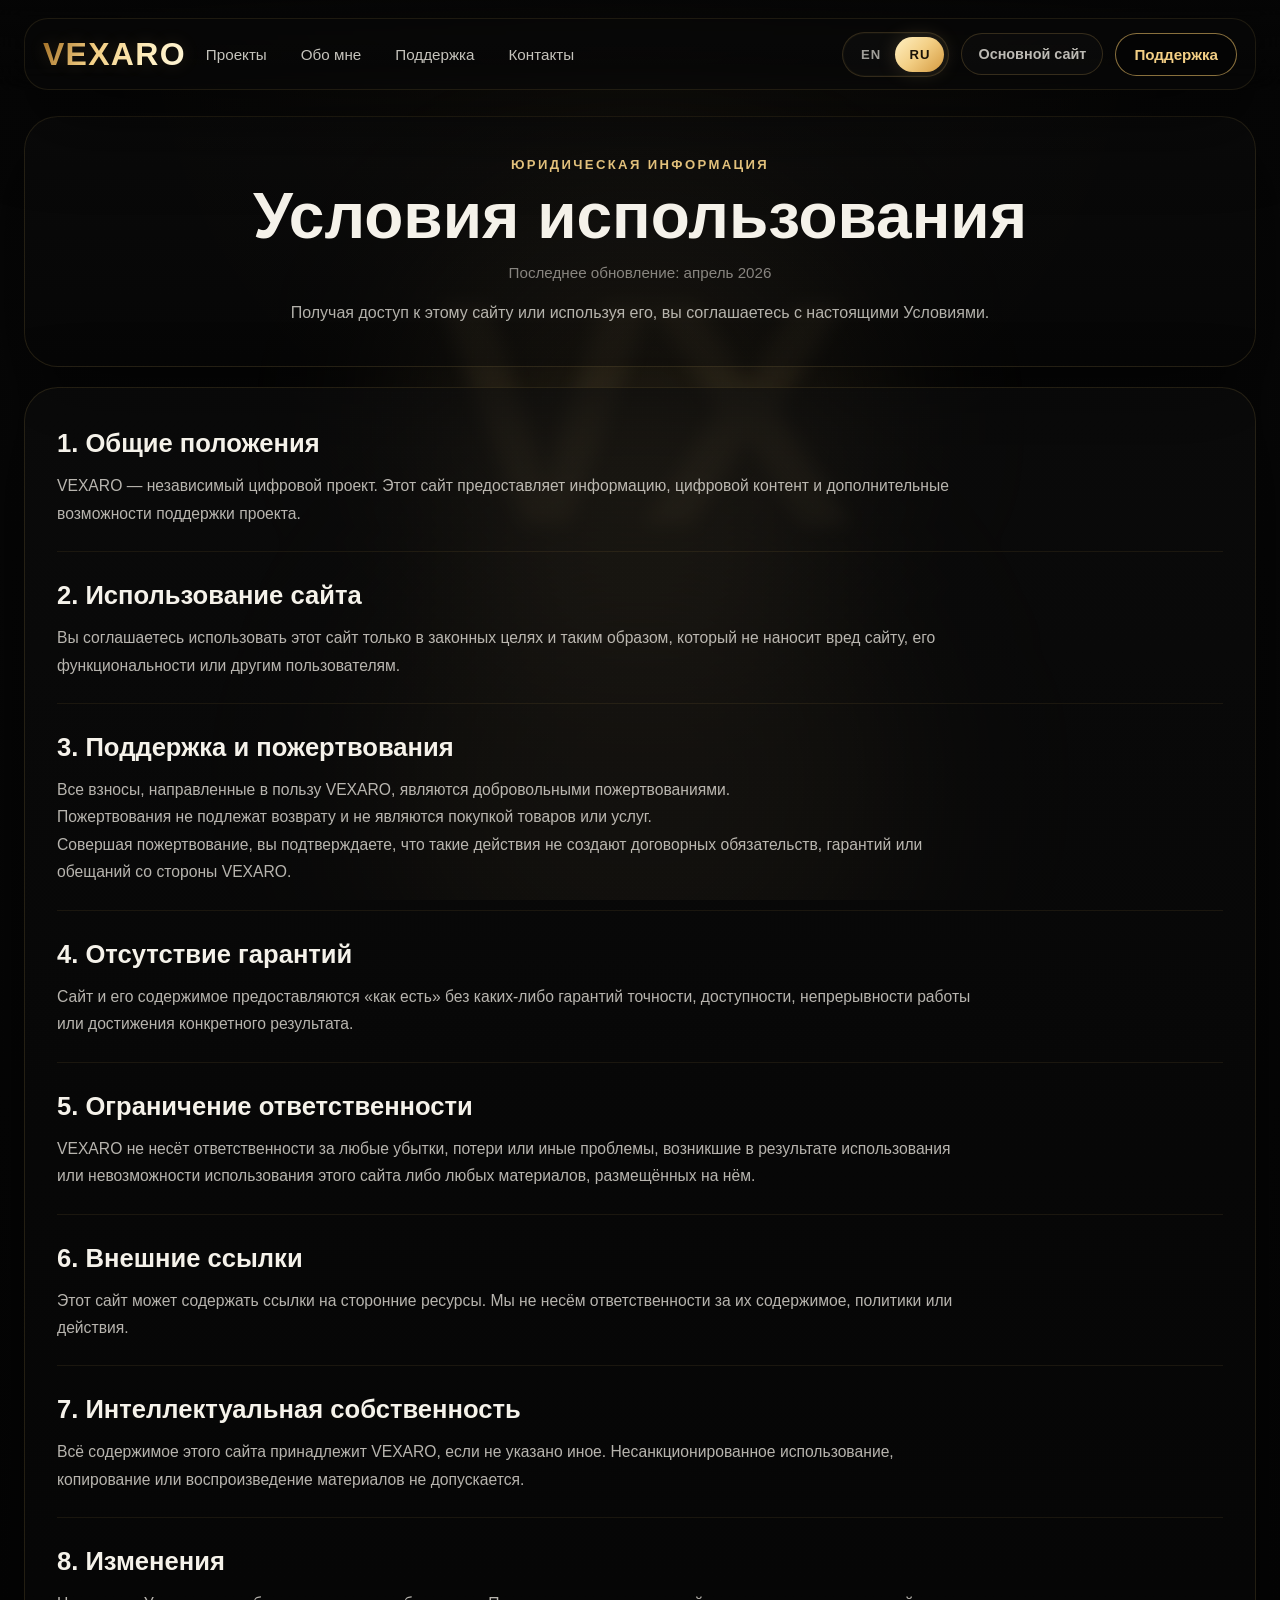
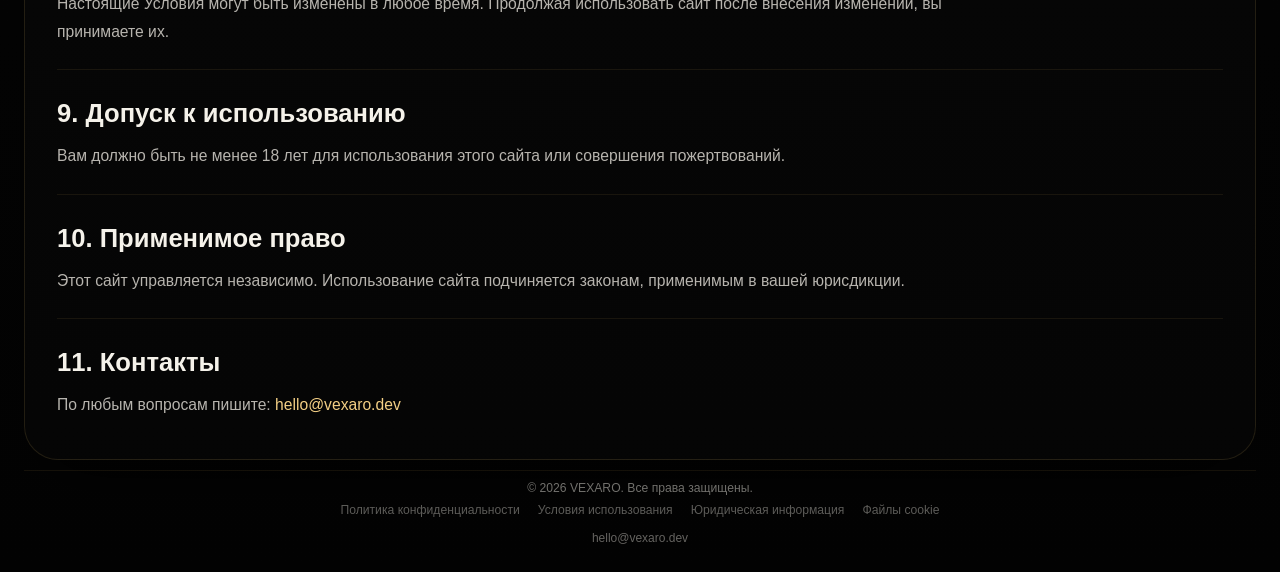
<file: terms-ru.html>
﻿<!doctype html>
<html lang="ru">
  <head>
    <meta charset="UTF-8" />
    <meta name="viewport" content="width=device-width, initial-scale=1.0" />
    <title>Условия использования — VEXARO</title>
    <meta name="description" content="Условия использования сайта VEXARO." />
    <link rel="stylesheet" href="./style.css?v=20260420" />
    <link rel="icon" type="image/svg+xml" href="./assets/img/favicon.svg" />
    <meta name="robots" content="index,follow" />
    <link rel="canonical" href="/terms-ru.html" />
    <link rel="alternate" hreflang="en" href="/terms.html" />
    <link rel="alternate" hreflang="ru" href="/terms-ru.html" />
    <link rel="alternate" hreflang="x-default" href="/index.html" />
  </head>

  <body>
    <div class="site-bg"><span class="site-bg__vx">VX</span></div>
    <div class="page-noise"></div>
    <div class="page-noise"></div>
    <header class="site-header">
      <div class="container header__inner">
        <a class="brand" href="./index.html">VEXARO</a>

        <button
          class="burger"
          type="button"
          aria-label="Open menu"
          aria-expanded="false"
          aria-controls="mobile-menu"
          id="burger-toggle"
        >
          <span></span>
          <span></span>
          <span></span>
        </button>

        <div class="header-panel" id="mobile-menu">
          <nav class="nav">
            <a href="./index.html#projects">Проекты</a>
            <a href="./index.html#about">Обо мне</a>
            <a href="./index.html#support">Поддержка</a>
            <a href="./index.html#connect">Контакты</a>
          </nav>

          <div class="header__actions">
            <div class="lang-switch" aria-label="Переключатель языка">
              <a class="lang-switch__link" href="./terms.html">EN</a>
              <a class="lang-switch__link is-active" href="./terms-ru.html"
                >RU</a
              >
            </div>

            <a class="header-link" href="https://vexaro.dev">Основной сайт</a>
            <a class="nav-cta" href="./index.html#support">Поддержка</a>
          </div>
        </div>
      </div>
    </header>

    <main class="page legal-page">
      <section class="panel legal-hero">
        <p class="legal-eyebrow">Юридическая информация</p>
        <h1 class="legal-title">Условия использования</h1>
        <p class="legal-updated">Последнее обновление: апрель 2026</p>
        <p class="legal-intro">
          Получая доступ к этому сайту или используя его, вы соглашаетесь с
          настоящими Условиями.
        </p>
      </section>

      <section class="panel legal-content">
        <div class="legal-section">
          <h2>1. Общие положения</h2>
          <p>
            VEXARO — независимый цифровой проект. Этот сайт предоставляет
            информацию, цифровой контент и дополнительные возможности поддержки
            проекта.
          </p>
        </div>

        <div class="legal-section">
          <h2>2. Использование сайта</h2>
          <p>
            Вы соглашаетесь использовать этот сайт только в законных целях и
            таким образом, который не наносит вред сайту, его функциональности
            или другим пользователям.
          </p>
        </div>

        <div class="legal-section">
          <h2>3. Поддержка и пожертвования</h2>
          <p>
            Все взносы, направленные в пользу VEXARO, являются добровольными
            пожертвованиями.
          </p>
          <p>
            Пожертвования не подлежат возврату и не являются покупкой товаров
            или услуг.
          </p>
          <p>
            Совершая пожертвование, вы подтверждаете, что такие действия не
            создают договорных обязательств, гарантий или обещаний со стороны
            VEXARO.
          </p>
        </div>

        <div class="legal-section">
          <h2>4. Отсутствие гарантий</h2>
          <p>
            Сайт и его содержимое предоставляются «как есть» без каких-либо
            гарантий точности, доступности, непрерывности работы или достижения
            конкретного результата.
          </p>
        </div>

        <div class="legal-section">
          <h2>5. Ограничение ответственности</h2>
          <p>
            VEXARO не несёт ответственности за любые убытки, потери или иные
            проблемы, возникшие в результате использования или невозможности
            использования этого сайта либо любых материалов, размещённых на нём.
          </p>
        </div>

        <div class="legal-section">
          <h2>6. Внешние ссылки</h2>
          <p>
            Этот сайт может содержать ссылки на сторонние ресурсы. Мы не несём
            ответственности за их содержимое, политики или действия.
          </p>
        </div>

        <div class="legal-section">
          <h2>7. Интеллектуальная собственность</h2>
          <p>
            Всё содержимое этого сайта принадлежит VEXARO, если не указано иное.
            Несанкционированное использование, копирование или воспроизведение
            материалов не допускается.
          </p>
        </div>

        <div class="legal-section">
          <h2>8. Изменения</h2>
          <p>
            Настоящие Условия могут быть изменены в любое время. Продолжая
            использовать сайт после внесения изменений, вы принимаете их.
          </p>
        </div>

        <div class="legal-section">
          <h2>9. Допуск к использованию</h2>
          <p>
            Вам должно быть не менее 18 лет для использования этого сайта или
            совершения пожертвований.
          </p>
        </div>

        <div class="legal-section">
          <h2>10. Применимое право</h2>
          <p>
            Этот сайт управляется независимо. Использование сайта подчиняется
            законам, применимым в вашей юрисдикции.
          </p>
        </div>

        <div class="legal-section">
          <h2>11. Контакты</h2>
          <p>
            По любым вопросам пишите:
            <a href="mailto:hello@vexaro.dev">hello@vexaro.dev</a>
          </p>
        </div>
      </section>

      <footer class="site-footer">
        <div class="container">
          <div class="footer-mini">
            <div class="footer-copy">© 2026 VEXARO. Все права защищены.</div>

            <div class="legal-links">
              <a href="./privacy-ru.html">Политика конфиденциальности</a>
              <a href="./terms-ru.html">Условия использования</a>
              <a href="./legal-ru.html">Юридическая информация</a>
              <a href="./cookies-ru.html">Файлы cookie</a>

              <div class="contact-mini">
                <a href="mailto:hello@vexaro.dev">hello@vexaro.dev</a>
              </div>
            </div>
          </div>
        </div>
      </footer>
    </main>
    <script src="./js/main.js?v=20260420" defer></script>
  </body>
</html>
</file>
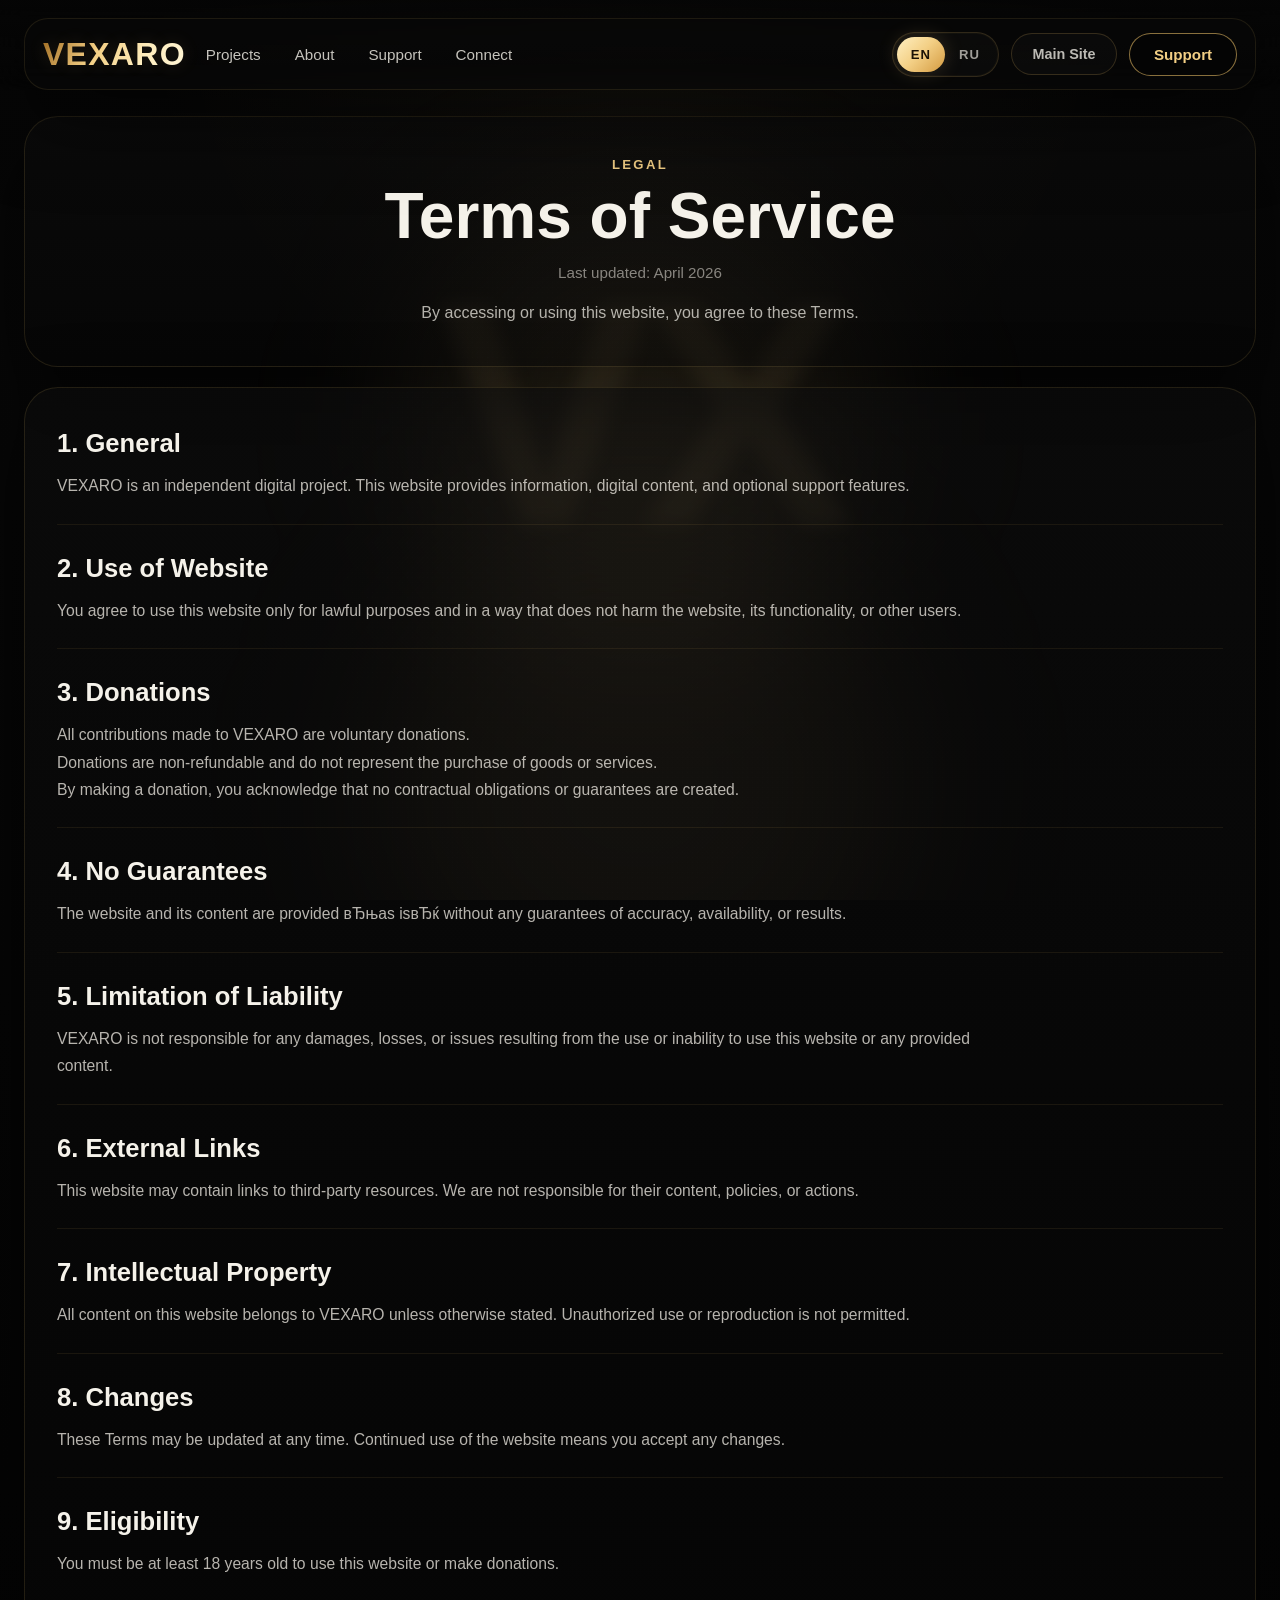
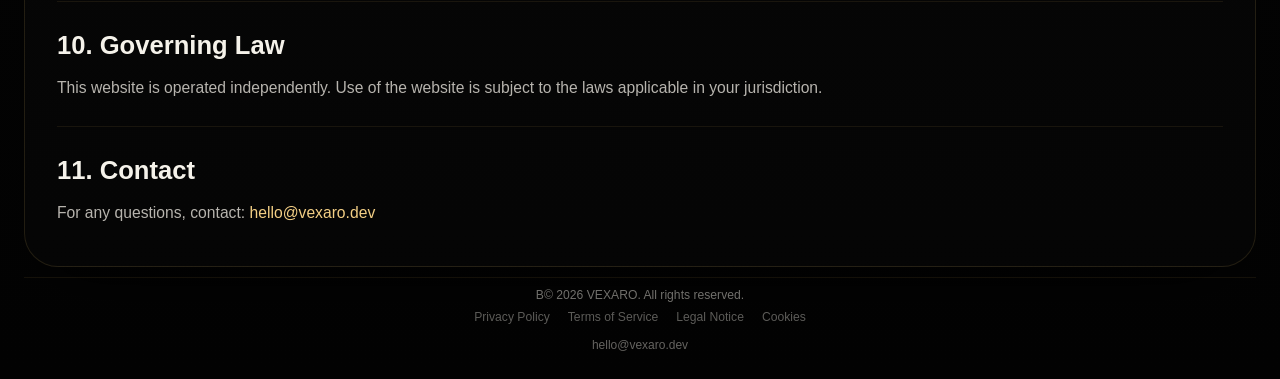
<file: terms.html>
﻿<!doctype html>
<html lang="en">
  <head>
    <meta charset="UTF-8" />
    <meta name="viewport" content="width=device-width, initial-scale=1.0" />
    <title>Terms of Service — VEXARO</title>
    <meta name="description" content="Terms of Service for VEXARO." />
    <link rel="stylesheet" href="./style.css?v=20260420" />
    <link rel="icon" type="image/svg+xml" href="./assets/img/favicon.svg" />
    <meta name="robots" content="index,follow" />
    <link rel="canonical" href="/terms.html" />
    <link rel="alternate" hreflang="en" href="/terms.html" />
    <link rel="alternate" hreflang="ru" href="/terms-ru.html" />
    <link rel="alternate" hreflang="x-default" href="/index.html" />
  </head>

  <body>
    <div class="site-bg"><span class="site-bg__vx">VX</span></div>
    <div class="page-noise"></div>
    <div class="page-noise"></div>

    <header class="site-header">
      <div class="container header__inner">
        <a class="brand" href="./index-en.html">VEXARO</a>

        <button
          class="burger"
          type="button"
          aria-label="Open menu"
          aria-expanded="false"
          aria-controls="mobile-menu"
          id="burger-toggle"
        >
          <span></span>
          <span></span>
          <span></span>
        </button>

        <div class="header-panel" id="mobile-menu">
          <nav class="nav">
            <a href="./index-en.html#projects">Projects</a>
            <a href="./index-en.html#about">About</a>
            <a href="./index-en.html#support">Support</a>
            <a href="./index-en.html#connect">Connect</a>
          </nav>

          <div class="header__actions">
            <div class="lang-switch" aria-label="Language Switch">
              <a class="lang-switch__link is-active" href="./terms.html">EN</a>
              <a class="lang-switch__link" href="./terms-ru.html">RU</a>
            </div>

            <a class="header-link" href="https://vexaro.dev">Main Site</a>
            <a class="nav-cta" href="./index-en.html#support">Support</a>
          </div>
        </div>
      </div>
    </header>

    <main class="page legal-page">
      <section class="panel legal-hero">
        <p class="legal-eyebrow">Legal</p>
        <h1 class="legal-title">Terms of Service</h1>
        <p class="legal-updated">Last updated: April 2026</p>
        <p class="legal-intro">
          By accessing or using this website, you agree to these Terms.
        </p>
      </section>

      <section class="panel legal-content">
        <div class="legal-section">
          <h2>1. General</h2>
          <p>
            VEXARO is an independent digital project. This website provides
            information, digital content, and optional support features.
          </p>
        </div>

        <div class="legal-section">
          <h2>2. Use of Website</h2>
          <p>
            You agree to use this website only for lawful purposes and in a way
            that does not harm the website, its functionality, or other users.
          </p>
        </div>

        <div class="legal-section">
          <h2>3. Donations</h2>
          <p>All contributions made to VEXARO are voluntary donations.</p>
          <p>
            Donations are non-refundable and do not represent the purchase of
            goods or services.
          </p>
          <p>
            By making a donation, you acknowledge that no contractual
            obligations or guarantees are created.
          </p>
        </div>

        <div class="legal-section">
          <h2>4. No Guarantees</h2>
          <p>
            The website and its content are provided вЂњas isвЂќ without any
            guarantees of accuracy, availability, or results.
          </p>
        </div>

        <div class="legal-section">
          <h2>5. Limitation of Liability</h2>
          <p>
            VEXARO is not responsible for any damages, losses, or issues
            resulting from the use or inability to use this website or any
            provided content.
          </p>
        </div>

        <div class="legal-section">
          <h2>6. External Links</h2>
          <p>
            This website may contain links to third-party resources. We are not
            responsible for their content, policies, or actions.
          </p>
        </div>

        <div class="legal-section">
          <h2>7. Intellectual Property</h2>
          <p>
            All content on this website belongs to VEXARO unless otherwise
            stated. Unauthorized use or reproduction is not permitted.
          </p>
        </div>

        <div class="legal-section">
          <h2>8. Changes</h2>
          <p>
            These Terms may be updated at any time. Continued use of the website
            means you accept any changes.
          </p>
        </div>

        <div class="legal-section">
          <h2>9. Eligibility</h2>
          <p>
            You must be at least 18 years old to use this website or make
            donations.
          </p>
        </div>

        <div class="legal-section">
          <h2>10. Governing Law</h2>
          <p>
            This website is operated independently. Use of the website is
            subject to the laws applicable in your jurisdiction.
          </p>
        </div>

        <div class="legal-section">
          <h2>11. Contact</h2>
          <p>
            For any questions, contact:
            <a href="mailto:hello@vexaro.dev">hello@vexaro.dev</a>
          </p>
        </div>
      </section>

      <footer class="site-footer">
        <div class="container">
          <div class="footer-mini">
            <div class="footer-copy">В© 2026 VEXARO. All rights reserved.</div>

            <div class="legal-links">
              <a href="./privacy.html">Privacy Policy</a>
              <a href="./terms.html">Terms of Service</a>
              <a href="./legal.html">Legal Notice</a>
              <a href="./cookies.html">Cookies</a>

              <div class="contact-mini">
                <a href="mailto:hello@vexaro.dev">hello@vexaro.dev</a>
              </div>
            </div>
          </div>
        </div>
      </footer>
    </main>
    <script src="./js/main.js?v=20260420" defer></script>
  </body>
</html>
</file>
<file: style.css>
:root {
  --bg: #060606;
  --bg-2: #0b0b0b;
  --text: #f5f2ea;
  --muted: rgba(245, 242, 234, 0.62);
  --line: rgba(246, 201, 108, 0.16);
  --gold-1: #fff0c2;
  --gold-2: #f3cf85;
  --gold-3: #d8ab57;
  --gold-4: #9e6a20;
  --panel: linear-gradient(180deg, rgba(12, 12, 12, 0.65), rgba(6, 6, 6, 0.65));
  --shadow: 0 30px 80px rgba(0, 0, 0, 0.55);
  --radius-xl: 34px;
  --radius-lg: 26px;
  --radius-md: 22px;
  --container: 1560px;
}

*,
*::before,
*::after {
  box-sizing: border-box;
}

html {
  scroll-behavior: smooth;
}

body {
  margin: 0;
  min-width: 320px;
  color: var(--text);
  font-family: "Inter", sans-serif;
  background:
    radial-gradient(circle at 50% 0%, rgba(243, 207, 133, 0.06), transparent 24%),
    linear-gradient(180deg, #070707 0%, #030303 100%);
  overflow-x: hidden;
}
/* VX logo */
.site-bg {
  position: fixed;
  inset: 0;
  z-index: 0;
  pointer-events: none;
  overflow: hidden;
}

.site-bg::before,
.site-bg::after {
  content: "";
  position: absolute;
  left: 50%;
  transform: translateX(-50%);
  border-radius: 50%;
  filter: blur(90px);
}

.site-bg::before {
  top: 24%;
  width: 420px;
  height: 420px;
  background: rgba(243, 207, 133, 0.16);
}

.site-bg::after {
  top: 58%;
  width: 520px;
  height: 520px;
  background: rgba(243, 207, 133, 0.12);
}
.site-bg__vx {
  position: absolute;
  top: 46%;
  left: 50%;
  transform: translate(-50%, -50%);
  font-size: 320px;
  font-weight: 800;
  line-height: 1;
  letter-spacing: -12px;
  color: rgba(243, 207, 133, 0.11);
  filter: blur(9px);
  white-space: nowrap;
  user-select: none;
}
a {
  color: inherit;
  text-decoration: none;
}

img {
  display: block;
  max-width: 100%;
}

.page-noise {
  position: fixed;
  inset: 0;
  pointer-events: none;
  z-index: 1;
  opacity: 0.12;
  background-image: radial-gradient(
    rgba(255, 255, 255, 0.16) 0.5px,
    transparent 0.5px
  );
  background-size: 5px 5px;
  mix-blend-mode: soft-light;
}

.container,
.page {
  width: min(calc(100% - 48px), var(--container));
  margin: 0 auto;
}

.site-header {
  position: sticky;
  top: 0;
  z-index: 20;
  padding-top: 18px;
  background: linear-gradient(
    180deg,
    rgba(6, 6, 6, 0.92),
    rgba(6, 6, 6, 0.55) 70%,
    rgba(6, 6, 6, 0)
  );
  -webkit-backdrop-filter: blur(14px);
  backdrop-filter: blur(14px);
}
.header__inner {
  min-height: 72px;
  border: 1px solid rgba(246, 201, 108, 0.1);
  border-radius: 24px;
  padding: 0 18px;
  display: grid;
  grid-template-columns: auto 1fr;
  align-items: center;
  gap: 20px;
  background: rgba(8, 8, 8, 0.72);
  box-shadow: var(--shadow);
}

.brand {
  font-size: 2rem;
  font-weight: 800;
  letter-spacing: 0.04em;
  color: transparent;
  background: linear-gradient(
    120deg,
    var(--gold-4) 0%,
    var(--gold-2) 18%,
    var(--gold-1) 34%,
    #fff7dc 50%,
    var(--gold-2) 66%,
    var(--gold-4) 100%
  );
  background-size: 220% auto;
  -webkit-text-fill-color: transparent;
  -webkit-background-clip: text;
  background-clip: text;
  animation: brand-shimmer 4.8s linear infinite;
  text-shadow: 0 0 18px rgba(243, 207, 133, 0.16);
}

@keyframes brand-shimmer {
  0% {
    background-position: 200% 50%;
  }

  100% {
    background-position: 0% 50%;
  }
}

.header-panel {
  display: flex;
  align-items: center;
  justify-content: space-between;
  gap: 20px;
  flex: 1;
  min-width: 0;
}

.nav {
  display: flex;
  align-items: center;
  justify-content: center;
  gap: 34px;
  min-width: 0;
}

.nav a {
  font-size: 0.95rem;
  color: rgba(245, 242, 234, 0.8);
  transition: color 0.25s ease;
  white-space: nowrap;
}

.nav a:hover,
.nav-cta:hover,
.header-link:hover {
  color: var(--gold-2);
}

.header__actions {
  display: flex;
  align-items: center;
  justify-content: flex-end;
  gap: 12px;
  flex-wrap: nowrap;
}

.header-link {
  min-width: 106px;
  padding: 12px 16px;
  text-align: center;
  border-radius: 999px;
  border: 1px solid rgba(246, 201, 108, 0.18);
  background: rgba(255, 255, 255, 0.02);
  color: rgba(245, 242, 234, 0.76);
  font-size: 0.9rem;
  font-weight: 600;
  transition:
    color 0.25s ease,
    border-color 0.25s ease,
    background 0.25s ease,
    transform 0.25s ease;
}

.header-link:hover {
  border-color: rgba(246, 201, 108, 0.4);
  background: rgba(243, 207, 133, 0.04);
  transform: translateY(-1px);
}

.nav-cta {
  min-width: 108px;
  padding: 12px 18px;
  text-align: center;
  font-size: 0.95rem;
  font-weight: 600;
  border: 1px solid rgba(246, 201, 108, 0.55);
  border-radius: 999px;
  color: var(--gold-2);
  background: rgba(0, 0, 0, 0.2);
}
/*BURGER*/

.burger {
  display: none;
  width: 46px;
  height: 46px;
  padding: 0;
  border: 1px solid rgba(246, 201, 108, 0.16);
  border-radius: 14px;
  background: rgba(10, 10, 10, 0.78);
  box-shadow: 0 10px 28px rgba(0, 0, 0, 0.32);
  cursor: pointer;
  position: relative;
  z-index: 31;
}

.burger span {
  position: absolute;
  left: 13px;
  width: 20px;
  height: 2px;
  border-radius: 999px;
  background: linear-gradient(90deg, #fff0c2 0%, #f3cf85 100%);
  transition:
    transform 0.28s ease,
    opacity 0.28s ease,
    top 0.28s ease;
}

.burger span:nth-child(1) {
  top: 15px;
}

.burger span:nth-child(2) {
  top: 22px;
}

.burger span:nth-child(3) {
  top: 29px;
}

.burger.is-active span:nth-child(1) {
  top: 22px;
  transform: rotate(45deg);
}

.burger.is-active span:nth-child(2) {
  opacity: 0;
}

.burger.is-active span:nth-child(3) {
  top: 22px;
  transform: rotate(-45deg);
}

body.menu-open {
  overflow: hidden;
}

.hero-shell {
  margin-top: 10px;
}

.lang-switch {
  display: inline-flex;
  align-items: center;
  padding: 4px;
  border-radius: 999px;
  border: 1px solid rgba(246, 201, 108, 0.16);
  background: rgba(255, 255, 255, 0.02);
  box-shadow: inset 0 0 0 1px rgba(246, 201, 108, 0.03);
}

.lang-switch__link {
  min-width: 48px;
  padding: 10px 14px;
  border-radius: 999px;
  text-align: center;
  font-size: 0.82rem;
  font-weight: 700;
  letter-spacing: 0.08em;
  text-transform: uppercase;
  color: rgba(245, 242, 234, 0.64);
  transition:
    color 0.25s ease,
    background 0.25s ease,
    box-shadow 0.25s ease,
    transform 0.25s ease;
}

.lang-switch__link:hover {
  color: var(--gold-1);
}

.lang-switch__link.is-active {
  color: #1a1206;
  background: linear-gradient(135deg, #fff0c2 0%, #f3cf85 48%, #d49a40 100%);
  box-shadow: 0 0 20px rgba(243, 207, 133, 0.18);
}
.page {
  padding: 0 0 15px;
}

.panel,
.hero-shell {
  position: relative;
  overflow: hidden;
  border: 1px solid rgba(246, 201, 108, 0.12);
  border-radius: var(--radius-xl);
  background: var(--panel);
  box-shadow: var(--shadow);
}

.hero-shell {
  min-height: 700px;
  padding: 80px 40px 70px;
  display: grid;
  place-items: center;

  background:
    linear-gradient(180deg, rgba(0, 0, 0, 0.6), rgba(0, 0, 0, 0.8)),
    radial-gradient(
      circle at center,
      rgba(243, 207, 133, 0.05),
      transparent 40%
    ),
    url("assets/img/imghero-bg.webp") center / cover no-repeat;
}
.hero-shell::before {
  content: "";
  position: absolute;
  bottom: 0;
  left: 0;
  width: 100%;
  height: 140px;

  background: linear-gradient(to bottom, transparent, rgba(6, 6, 6, 0.85));

  pointer-events: none;
  z-index: 1;
}
.hero-shell::after {
  content: "";
  position: absolute;
  inset: 0;

  background: radial-gradient(
    circle at center,
    rgba(243, 207, 133, 0.08),
    transparent 50%
  );

  pointer-events: none;
}
.hero {
  position: relative;
  z-index: 2;
  text-align: center;
  max-width: 900px;
}

.hero__title {
  margin: 0;
  font-size: clamp(4rem, 10vw, 8.2rem);
  line-height: 0.95;
  font-weight: 800;
  letter-spacing: 0.03em;
  color: transparent;
  background: linear-gradient(180deg, #fff8e0 0%, #f6d892 45%, #d59f43 90%);
  -webkit-text-fill-color: transparent;
  -webkit-background-clip: text;
  background-clip: text;
  text-shadow:
    0 0 18px rgba(243, 207, 133, 0.18),
    0 0 58px rgba(243, 207, 133, 0.16);
}

.hero__subtitle {
  margin: 24px 0 0;
  font-size: clamp(1.2rem, 2vw, 1.95rem);
  font-weight: 600;
}

.hero__text {
  margin: 10px 0 0;
  font-size: clamp(1rem, 1.6vw, 1.45rem);
  color: rgba(245, 242, 234, 0.88);
}

.hero__actions {
  margin-top: 34px;
  display: flex;
  justify-content: center;
  flex-wrap: wrap;
  gap: 18px;
}

.hero-rings,
.hero-rings::before,
.hero-rings::after {
  position: absolute;
  content: "";
  border-radius: 50%;
  border: 1px solid rgba(246, 201, 108, 0.22);
}

.hero-rings {
  top: 50%;
  width: 780px;
  height: 780px;
  transform: translateY(-50%);
  background: conic-gradient(
    from 0deg,
    transparent,
    rgba(243, 207, 133, 0.15),
    transparent
  );
  animation: rotateRing 8s linear infinite;
}

@keyframes rotateRing {
  to {
    transform: translateY(-50%) rotate(360deg);
  }
}
.hero-rings--left {
  left: -470px;
}

.hero-rings--right {
  right: -470px;
}

.hero-rings::before {
  inset: 44px;
}

.hero-rings::after {
  inset: 92px;
}

.hero-glow {
  position: absolute;
  top: 50%;
  width: 12px;
  height: 120px;
  border-radius: 999px;
  background: linear-gradient(
    180deg,
    rgba(255, 240, 194, 0),
    rgba(243, 207, 133, 0.95),
    rgba(255, 240, 194, 0)
  );
  filter: blur(1px);
  transform: translateY(-50%);
  box-shadow: 0 0 34px rgba(243, 207, 133, 0.7);
}

.hero-glow--left {
  left: 62px;
}

.hero-glow--right {
  right: 62px;
}
.scroll-indicator {
  position: absolute;
  bottom: 22px;
  left: 50%;
  transform: translateX(-50%);
  z-index: 3;
}

/* капсула */
.scroll-indicator__mouse {
  width: 34px;
  height: 56px;
  border-radius: 20px;
  border: 1px solid rgba(243, 207, 133, 0.35);

  background: linear-gradient(
    180deg,
    rgba(255, 240, 194, 0.08),
    rgba(0, 0, 0, 0.2)
  );

  -webkit-backdrop-filter: blur(6px);
  backdrop-filter: blur(6px);

  display: flex;
  justify-content: center;
  padding-top: 10px;

  box-shadow:
    0 0 18px rgba(243, 207, 133, 0.15),
    inset 0 0 10px rgba(243, 207, 133, 0.08);
}

/* точка внутри */
.scroll-indicator__dot {
  width: 6px;
  height: 6px;
  border-radius: 50%;
  background: linear-gradient(180deg, #fff0c2, #f3cf85);

  box-shadow: 0 0 10px rgba(243, 207, 133, 0.8);

  animation: scrollDot 1.8s infinite;
}
.scroll-indicator:hover {
  transform: translateX(-50%) scale(1.05);
}
.scroll-indicator__mouse {
  transition: all 0.3s ease;
}
.scroll-indicator {
  opacity: 0;
  bottom: calc(60px + env(safe-area-inset-bottom));
  animation:
    fadeIn 1s ease forwards,
    float 3s ease-in-out infinite;
  animation-delay: 1.2s, 2s;
}
@keyframes float {
  0%,
  100% {
    transform: translate(-50%, 0);
  }
  50% {
    transform: translate(-50%, 6px);
  }
}
@keyframes fadeIn {
  to {
    opacity: 1;
  }
}
/* анимация */
@keyframes scrollDot {
  0% {
    transform: translateY(0);
    opacity: 0;
  }
  30% {
    opacity: 1;
  }
  100% {
    transform: translateY(18px);
    opacity: 0;
  }
}
.hero__eyebrow {
  display: inline-flex;
  align-items: center;
  justify-content: center;
  margin-bottom: 18px;
  padding: 9px 14px;
  border-radius: 999px;
  border: 1px solid rgba(246, 201, 108, 0.2);
  background: rgba(10, 10, 10, 0.38);
  box-shadow:
    inset 0 0 0 1px rgba(246, 201, 108, 0.03),
    0 10px 30px rgba(0, 0, 0, 0.22);
  color: rgba(255, 240, 194, 0.9);
  font-size: 0.74rem;
  font-weight: 700;
  letter-spacing: 0.12em;
  text-transform: uppercase;
}

.hero__microcopy {
  margin: 18px auto 0;
  max-width: 640px;
  color: rgba(245, 242, 234, 0.56);
  font-size: 0.88rem;
  line-height: 1.6;
}
.section {
  margin-top: 22px;
  padding: 42px 28px 36px;
}

.section-title {
  margin: 0 0 28px;
  font-size: clamp(2rem, 3vw, 3.4rem);
  line-height: 1.05;
  text-align: center;
  font-weight: 800;
}

.section-title--left {
  text-align: left;
}

.project-grid {
  display: grid;
  grid-template-columns: repeat(4, 1fr);
  gap: 18px;
}

.project-card {
  min-height: 220px;
  padding: 24px 20px;
  border-radius: var(--radius-md);
  border: 1px solid rgba(246, 201, 108, 0.2);
  background:
    radial-gradient(
      circle at bottom left,
      rgba(243, 207, 133, 0.08),
      transparent 35%
    ),
    linear-gradient(180deg, rgba(24, 24, 24, 0.92), rgba(12, 12, 12, 0.98));
  display: flex;
  flex-direction: column;
  justify-content: center;
  align-items: center;
  text-align: center;
  transition:
    transform 0.25s ease,
    border-color 0.25s ease,
    box-shadow 0.25s ease;
}

.project-card:hover {
  transform: translateY(-6px);
  border-color: rgba(246, 201, 108, 0.5);
  box-shadow:
    0 18px 38px rgba(0, 0, 0, 0.5),
    0 0 24px rgba(243, 207, 133, 0.08);
}

.project-card--active {
  box-shadow:
    inset 0 0 0 1px rgba(246, 201, 108, 0.22),
    0 0 32px rgba(243, 207, 133, 0.1);
}

.project-card__icon {
  width: 70px;
  height: 70px;
  margin-bottom: 18px;
  border-radius: 18px;
  display: grid;
  place-items: center;
  font-size: 2rem;
  color: var(--gold-2);
  border: 1px solid rgba(246, 201, 108, 0.25);
  background: radial-gradient(
    circle at top,
    rgba(243, 207, 133, 0.08),
    rgba(0, 0, 0, 0)
  );
}

.project-card h3 {
  margin: 0 0 10px;
  font-size: 1.38rem;
}

.project-card p {
  margin: 0;
  color: var(--muted);
  line-height: 1.6;
  font-size: 0.97rem;
}

.support-panel {
  text-align: center;
}

.support-actions {
  display: flex;
  justify-content: center;
  flex-wrap: wrap;
  gap: 18px;
}
.about-hero {
  position: relative;
  min-height: 420px;
  padding: 60px;
  display: flex;
  align-items: center;

  border-radius: 26px;
  overflow: hidden;

  background:
    linear-gradient(
      90deg,
      rgba(0, 0, 0, 0.85) 0%,
      rgba(0, 0, 0, 0.65) 35%,
      rgba(0, 0, 0, 0.2) 60%,
      transparent 80%
    ),
    url("assets/img/about-visual.webp") right center / cover no-repeat;
}

/* затемнение слева */
.about-hero__overlay {
  position: absolute;
  inset: 0;
  background: radial-gradient(
    circle at right,
    rgba(243, 207, 133, 0.15),
    transparent 40%
  );
  pointer-events: none;
}

/* текст */
.about-hero__content {
  position: relative;
  z-index: 2;
  max-width: 520px;
}

.about-hero__content h2 {
  font-size: 2.8rem;
  margin-bottom: 16px;
}

.about-hero__content p {
  color: rgba(245, 242, 234, 0.75);
  margin-bottom: 40px;
  line-height: 1.6;
}
.btn,
.support-pill {
  min-width: 220px;
  padding: 18px 28px;
  border-radius: 999px;
  text-align: center;
  font-size: 1rem;
  font-weight: 700;
  border: 1px solid rgba(246, 201, 108, 0.34);
  transition:
    transform 0.25s ease,
    box-shadow 0.25s ease,
    border-color 0.25s ease;
}

.btn:hover,
.support-pill:hover,
.social-btn:hover {
  transform: translateY(-3px);
  box-shadow: 0 16px 36px rgba(0, 0, 0, 0.5);
}

.btn--solid,
.support-pill--solid {
  color: #1a1206;
  background: linear-gradient(135deg, #fff0c2 0%, #f3cf85 48%, #d49a40 100%);
}

.btn--ghost,
.support-pill--ghost {
  color: var(--gold-2);
  background: linear-gradient(
    180deg,
    rgba(25, 25, 25, 0.96),
    rgba(7, 7, 7, 0.96)
  );
}

.hero__actions .btn--solid {
  box-shadow:
    0 18px 40px rgba(0, 0, 0, 0.42),
    0 0 32px rgba(243, 207, 133, 0.18);
}

.hero__actions .btn--solid:hover {
  box-shadow:
    0 22px 46px rgba(0, 0, 0, 0.5),
    0 0 40px rgba(243, 207, 133, 0.24);
}

.btn--small {
  min-width: 150px;
  width: fit-content;
  padding-inline: 24px;
  margin-top: 10px;
}

.connect-panel {
  text-align: center;
  padding-bottom: 48px;
}

.social-row {
  display: flex;
  justify-content: center;
  flex-wrap: wrap;
  gap: 22px;
}

.social-btn {
  width: 78px;
  height: 78px;
  position: relative;
  overflow: visible;
  display: grid;
  fill: currentColor;
  place-items: center;
  border-radius: 50%;
  border: 1px solid rgba(246, 201, 108, 0.35);
  background:
    radial-gradient(circle at 50% 0%, rgba(243, 207, 133, 0.12), rgba(0, 0, 0, 0)),
    linear-gradient(180deg, rgba(22, 22, 22, 0.96), rgba(7, 7, 7, 0.98));
  color: var(--gold-2);
  font-size: 1.9rem;
  transition:
    transform 0.25s ease,
    border-color 0.25s ease;
}
.social-btn::after {
  content: attr(data-tooltip);
  position: absolute;
  left: 50%;
  bottom: -42px;
  transform: translateX(-50%) translateY(6px);
  padding: 8px 12px;
  border-radius: 999px;
  border: 1px solid rgba(246, 201, 108, 0.18);
  background: rgba(10, 10, 10, 0.96);
  color: var(--gold-1);
  font-size: 0.78rem;
  font-weight: 600;
  letter-spacing: 0.04em;
  white-space: nowrap;
  opacity: 0;
  pointer-events: none;
  transition:
    opacity 0.22s ease,
    transform 0.22s ease,
    border-color 0.22s ease;
  box-shadow: 0 14px 28px rgba(0, 0, 0, 0.35);
}

.social-btn:hover::after,
.social-btn:focus-visible::after {
  opacity: 1;
  transform: translateX(-50%) translateY(0);
}
.social-btn:hover {
  border-color: rgba(246, 201, 108, 0.65);
}
.social-btn svg {
  width: 26px;
  height: 26px;
  color: var(--gold-2);
  transition: all 0.25s ease;
}
.social-btn:hover svg {
  color: #fff0c2;
  transform: scale(1.1);
}
@media (max-width: 1100px) {
  .project-grid {
    grid-template-columns: repeat(2, 1fr);
  }

  .about {
    grid-template-columns: 1fr;
    gap: 18px;
  }

  .about__visual {
    min-height: 340px;
  }

  .hero-shell {
    min-height: 620px;
  }

  .hero-rings {
    width: 620px;
    height: 620px;
  }

  .hero-rings--left {
    left: -410px;
  }

  .hero-rings--right {
    right: -410px;
  }
}
.support-note {
  max-width: 620px;
  margin: 0 auto 18px;
  color: rgba(245, 242, 234, 0.68);
  line-height: 1.6;
  text-align: center;
}

.support-consent {
  position: relative;
  display: inline-block;
  max-width: 700px;
  margin: 0 auto 32px;
  padding-left: 60px;

  text-align: left;
  vertical-align: top;
  cursor: pointer;
}

.support-consent input {
  position: absolute;
  top: 4px;
  left: 25px;

  width: 18px;
  height: 18px;
  margin: 0;
  accent-color: #d8ab57;
  cursor: pointer;
}

.support-consent__text {
  max-width: 620px;
  display: block;
  color: rgba(245, 242, 234, 0.72);
  font-size: 0.95rem;
  line-height: 1.65;
}

.support-consent a {
  color: var(--gold-2);
  transition: color 0.25s ease;
}

.support-consent a:hover {
  color: var(--gold-1);
}

.support-pill--disabled {
  opacity: 0.45;
  pointer-events: none;
  filter: grayscale(0.15);
  box-shadow: none;
}

.legal-links {
  margin-top: 20px;
  display: flex;
  gap: 18px;
  justify-content: center;
  font-size: 0.85rem;
  color: rgba(245, 242, 234, 0.5);
}

.legal-links a {
  transition: color 0.2s ease;
}

.legal-links a:hover {
  color: var(--gold-2);
}
.site-footer {
  margin-top: 10px;
  padding: 10px 0 12px;
  border-top: 1px solid rgba(246, 201, 108, 0.08);
  background: transparent;
  position: relative;
  z-index: 4;
}

.footer-mini {
  display: flex;
  flex-direction: column;
  align-items: center;
  gap: 8px;
  text-align: center;
}

.footer-copy {
  font-size: 0.76rem;
  color: rgba(245, 242, 234, 0.46);
}

.site-footer .legal-links {
  margin-top: 0;
  display: flex;
  justify-content: center;
  gap: 12px 18px;
  flex-wrap: wrap;
  font-size: 0.76rem;
  color: rgba(245, 242, 234, 0.46);
}

.site-footer .legal-links a {
  opacity: 0.82;
  transition:
    color 0.25s ease,
    opacity 0.25s ease;
}

.site-footer .legal-links a:hover {
  opacity: 1;
  color: var(--gold-2);
}
.contact-mini {
  text-align: center;
  font-size: 0.75rem;
  color: rgba(245, 242, 234, 0.5);
}

.site-footer .contact-mini {
  width: 100%;
  margin-top: 2px;
}

.site-footer a,
.site-footer button {
  pointer-events: auto;
}

.contact-mini a:hover {
  color: var(--gold-2);
}
/*crypto-modal*/
.crypto-modal {
  position: fixed;
  inset: 0;
  z-index: 100;
  display: grid;
  place-items: center;
  padding: 24px;
  overflow-y: auto;
  overscroll-behavior: contain;
  opacity: 0;
  visibility: hidden;
  transition:
    opacity 0.3s ease,
    visibility 0.3s ease;
}

.crypto-modal.is-open {
  opacity: 1;
  visibility: visible;
}

.crypto-modal__backdrop {
  position: absolute;
  inset: 0;
  background: rgba(0, 0, 0, 0.72);
  -webkit-backdrop-filter: blur(10px);
  backdrop-filter: blur(10px);
}

.crypto-modal__dialog {
  position: relative;
  z-index: 1;
  width: min(100%, 980px);
  max-height: calc(100vh - 48px);
  padding: 34px 28px 28px;
  border-radius: 30px;
  border: 1px solid rgba(246, 201, 108, 0.18);
  background:
    linear-gradient(180deg, rgba(14, 14, 14, 0.96), rgba(6, 6, 6, 0.96)),
    radial-gradient(circle at 50% 0%, rgba(243, 207, 133, 0.06), transparent 40%);
  box-shadow:
    0 40px 100px rgba(0, 0, 0, 0.6),
    0 0 32px rgba(243, 207, 133, 0.08);
  overflow-y: auto;
}

.crypto-modal__close {
  position: absolute;
  top: 14px;
  right: 16px;
  width: 42px;
  height: 42px;
  border: 1px solid rgba(246, 201, 108, 0.16);
  border-radius: 50%;
  background: rgba(255, 255, 255, 0.02);
  color: var(--gold-2);
  font-size: 1.5rem;
  cursor: pointer;
  transition:
    transform 0.25s ease,
    border-color 0.25s ease,
    background 0.25s ease;
}

.crypto-modal__close:hover {
  transform: scale(1.04);
  border-color: rgba(246, 201, 108, 0.38);
  background: rgba(243, 207, 133, 0.06);
}

.crypto-modal__header {
  text-align: center;
  margin-bottom: 26px;
}

.crypto-modal__header h3 {
  margin: 0 0 10px;
  font-size: clamp(1.8rem, 3vw, 2.7rem);
}

.crypto-modal__header p {
  margin: 0;
  color: rgba(245, 242, 234, 0.68);
  line-height: 1.6;
}

.crypto-grid {
  display: grid;
  grid-template-columns: repeat(2, 1fr);
  gap: 18px;
}

.crypto-card {
  display: flex;
  flex-direction: column;
  padding: 22px;
  border-radius: 24px;
  border: 1px solid rgba(246, 201, 108, 0.16);
  background:
    linear-gradient(180deg, rgba(18, 18, 18, 0.96), rgba(8, 8, 8, 0.98)),
    radial-gradient(
      circle at top left,
      rgba(243, 207, 133, 0.06),
      transparent 30%
    );
  box-shadow: inset 0 0 0 1px rgba(246, 201, 108, 0.04);
}

.crypto-card__top {
  display: flex;
  align-items: center;
  justify-content: space-between;
  gap: 12px;
}

.crypto-card__top h4 {
  margin: 0;
  font-size: 1.15rem;
}

.crypto-badge {
  padding: 6px 10px;
  border-radius: 999px;
  font-size: 0.76rem;
  font-weight: 700;
  color: #1a1206;
  background: linear-gradient(135deg, #fff0c2 0%, #f3cf85 48%, #d49a40 100%);
}

.crypto-card__hint {
  margin: 10px 0 18px;
  color: rgba(245, 242, 234, 0.62);
  font-size: 0.93rem;
}

.crypto-card__qr {
  display: flex;
  justify-content: center;
  margin-bottom: 18px;
}

.crypto-card__qr img {
  width: 190px;
  height: 190px;
  object-fit: cover;
  border-radius: 18px;
  border: 1px solid rgba(246, 201, 108, 0.12);
  background: #fff;
  padding: 10px;

  transition:
    transform 0.3s ease,
    box-shadow 0.3s ease;
}
.crypto-card:hover .crypto-card__qr img {
  transform: scale(1.04);
  box-shadow: 0 0 28px rgba(246, 201, 108, 0.2);
}
.crypto-card__address {
  margin-bottom: 14px;
  flex-grow: 1;
  display: flex;
}

.crypto-card__label {
  display: flex;
  align-items: center;
  margin-bottom: 8px;
  font-size: 0.82rem;
  color: rgba(245, 242, 234, 0.48);
  text-transform: uppercase;
  letter-spacing: 0.08em;
}

.crypto-card__address code {
  display: flex;
  align-items: center;
  padding: 12px 14px;
  border-radius: 16px;
  border: 1px solid rgba(246, 201, 108, 0.14);
  background: rgba(255, 255, 255, 0.02);
  color: var(--text);
  font-size: 0.86rem;
  line-height: 1.5;
  word-break: break-all;
  font-family: inherit;
  font-size: 0.9rem;
  letter-spacing: 0.02em;
}

.crypto-card__copy {
  width: 100%;
  padding: 14px 18px;
  border: 1px solid rgba(246, 201, 108, 0.26);
  border-radius: 999px;
  background: linear-gradient(
    180deg,
    rgba(25, 25, 25, 0.96),
    rgba(7, 7, 7, 0.96)
  );
  color: var(--gold-2);
  font-weight: 700;
  cursor: pointer;
  transition:
    transform 0.25s ease,
    box-shadow 0.25s ease,
    border-color 0.25s ease;
}

.crypto-card__copy:hover {
  transform: translateY(-2px);
  border-color: rgba(246, 201, 108, 0.5);
  box-shadow: 0 16px 36px rgba(0, 0, 0, 0.5);
}

.crypto-modal__note {
  margin: 22px 0 0;
  text-align: center;
  color: rgba(245, 242, 234, 0.56);
  line-height: 1.6;
  font-size: 0.92rem;
  margin-top: 26px;
}

body.modal-open {
  overflow: hidden;
}
/*ЮРИДИЧКА*/
.legal-page {
  padding-top: 26px;
}

.legal-hero,
.legal-content {
  padding: 40px 32px;
}

.legal-hero {
  margin-bottom: 20px;
  text-align: center;
}

.legal-eyebrow {
  margin: 0 0 12px;
  font-size: 0.82rem;
  font-weight: 700;
  letter-spacing: 0.18em;
  text-transform: uppercase;
  color: var(--gold-2);
}

.legal-title {
  margin: 0;
  font-size: clamp(2.6rem, 5vw, 4.8rem);
  line-height: 1;
  font-weight: 800;
}

.legal-updated {
  margin: 16px 0 0;
  color: rgba(245, 242, 234, 0.52);
  font-size: 0.95rem;
}

.legal-intro {
  width: min(100%, 760px);
  margin: 18px auto 0;
  color: rgba(245, 242, 234, 0.72);
  line-height: 1.7;
  font-size: 1rem;
}

.legal-content {
  display: grid;
  gap: 28px;
}

.legal-section {
  padding-bottom: 24px;
  border-bottom: 1px solid rgba(246, 201, 108, 0.08);
}

.legal-section:last-child {
  padding-bottom: 0;
  border-bottom: 0;
}

.legal-section h2 {
  margin: 0 0 12px;
  font-size: clamp(1.2rem, 2vw, 1.65rem);
  line-height: 1.25;
}

.legal-section p {
  margin: 0;
  max-width: 920px;
  color: rgba(245, 242, 234, 0.74);
  line-height: 1.75;
  font-size: 0.98rem;
}

.legal-section a {
  color: var(--gold-2);
}

.legal-section a:hover {
  color: var(--gold-1);
}

@media (max-width: 820px) {
  .legal-hero,
  .legal-content {
    padding: 28px 18px;
  }

  .legal-content {
    gap: 22px;
  }

  .legal-section {
    padding-bottom: 18px;
  }
}
/*COOKIE*/
.cookie-banner {
  position: fixed;
  left: 24px;
  right: 24px;
  bottom: 24px;
  z-index: 120;
  opacity: 0;
  visibility: hidden;
  transform: translateY(18px);
  transition:
    opacity 0.3s ease,
    visibility 0.3s ease,
    transform 0.3s ease;
}

.cookie-banner.is-visible {
  opacity: 1;
  visibility: visible;
  transform: translateY(0);
}

.cookie-banner__inner {
  width: min(100%, 1100px);
  margin: 0 auto;
  padding: 22px 22px;
  border-radius: 26px;
  border: 1px solid rgba(246, 201, 108, 0.16);
  background:
    linear-gradient(180deg, rgba(16, 16, 16, 0.96), rgba(7, 7, 7, 0.98)),
    radial-gradient(
      circle at top left,
      rgba(243, 207, 133, 0.06),
      transparent 30%
    );
  box-shadow:
    0 28px 80px rgba(0, 0, 0, 0.55),
    0 0 28px rgba(243, 207, 133, 0.06);
  display: flex;
  align-items: center;
  justify-content: space-between;
  gap: 20px;
}

.cookie-banner__content {
  max-width: 720px;
}

.cookie-banner__eyebrow {
  margin: 0 0 8px;
  font-size: 0.78rem;
  font-weight: 700;
  letter-spacing: 0.16em;
  text-transform: uppercase;
  color: var(--gold-2);
}

.cookie-banner__title {
  margin: 0 0 10px;
  font-size: 1.35rem;
}

.cookie-banner__text {
  margin: 0;
  color: rgba(245, 242, 234, 0.7);
  line-height: 1.65;
  font-size: 0.95rem;
}

.cookie-banner__actions,
.cookie-modal__actions {
  display: flex;
  flex-wrap: wrap;
  gap: 12px;
  justify-content: flex-end;
}

.cookie-btn {
  min-width: 180px;
  padding: 14px 20px;
  border-radius: 999px;
  border: 1px solid rgba(246, 201, 108, 0.28);
  font: inherit;
  font-weight: 700;
  cursor: pointer;
  transition:
    transform 0.25s ease,
    border-color 0.25s ease,
    box-shadow 0.25s ease,
    background 0.25s ease,
    color 0.25s ease;
}

.cookie-btn:hover {
  transform: translateY(-2px);
  box-shadow: 0 16px 36px rgba(0, 0, 0, 0.42);
}

.cookie-btn--solid {
  color: #1a1206;
  background: linear-gradient(135deg, #fff0c2 0%, #f3cf85 48%, #d49a40 100%);
}

.cookie-btn--ghost {
  color: var(--gold-2);
  background: linear-gradient(
    180deg,
    rgba(25, 25, 25, 0.96),
    rgba(7, 7, 7, 0.96)
  );
}

.cookie-modal {
  position: fixed;
  inset: 0;
  z-index: 130;
  display: grid;
  place-items: center;
  padding: 24px;
  opacity: 0;
  visibility: hidden;
  transition:
    opacity 0.3s ease,
    visibility 0.3s ease;
}

.cookie-modal.is-open {
  opacity: 1;
  visibility: visible;
}

.cookie-modal__backdrop {
  position: absolute;
  inset: 0;
  background: rgba(0, 0, 0, 0.72);
  -webkit-backdrop-filter: blur(10px);
  backdrop-filter: blur(10px);
}

.cookie-modal__dialog {
  position: relative;
  z-index: 1;
  width: min(100%, 860px);
  padding: 32px 26px 24px;
  border-radius: 30px;
  border: 1px solid rgba(246, 201, 108, 0.18);
  background:
    linear-gradient(180deg, rgba(14, 14, 14, 0.96), rgba(6, 6, 6, 0.96)),
    radial-gradient(circle at 50% 0%, rgba(243, 207, 133, 0.06), transparent 40%);
  box-shadow:
    0 40px 100px rgba(0, 0, 0, 0.6),
    0 0 32px rgba(243, 207, 133, 0.08);
}

.cookie-modal__close {
  position: absolute;
  top: 14px;
  right: 16px;
  width: 42px;
  height: 42px;
  border: 1px solid rgba(246, 201, 108, 0.16);
  border-radius: 50%;
  background: rgba(255, 255, 255, 0.02);
  color: var(--gold-2);
  font-size: 1.5rem;
  cursor: pointer;
}

.cookie-modal__header {
  text-align: center;
  margin-bottom: 22px;
}

.cookie-modal__header h3 {
  margin: 0 0 10px;
  font-size: clamp(1.7rem, 3vw, 2.4rem);
}

.cookie-modal__header p {
  margin: 0;
  color: rgba(245, 242, 234, 0.68);
  line-height: 1.6;
}

.cookie-groups {
  display: grid;
  gap: 16px;
  margin-bottom: 22px;
}

.cookie-group {
  padding: 18px 18px;
  border-radius: 22px;
  border: 1px solid rgba(246, 201, 108, 0.14);
  background:
    linear-gradient(180deg, rgba(18, 18, 18, 0.96), rgba(8, 8, 8, 0.98)),
    radial-gradient(
      circle at top left,
      rgba(243, 207, 133, 0.05),
      transparent 30%
    );
  display: flex;
  align-items: center;
  justify-content: space-between;
  gap: 18px;
}

.cookie-group__info h4 {
  margin: 0 0 8px;
  font-size: 1rem;
}

.cookie-group__info p {
  margin: 0;
  color: rgba(245, 242, 234, 0.66);
  line-height: 1.6;
  font-size: 0.93rem;
  max-width: 560px;
}

.cookie-toggle {
  display: inline-flex;
  align-items: center;
  gap: 10px;
  color: rgba(245, 242, 234, 0.78);
  white-space: nowrap;
}

.cookie-toggle input {
  width: 18px;
  height: 18px;
  accent-color: #d8ab57;
}

.cookie-toggle--locked {
  opacity: 0.76;
}

.footer-cookie-link {
  appearance: none;
  border: 0;
  background: transparent;
  padding: 0;
  font: inherit;
  color: rgba(245, 242, 234, 0.38);
  cursor: pointer;
  transition:
    color 0.25s ease,
    opacity 0.25s ease;
}

.footer-cookie-link:hover {
  color: var(--gold-2);
}
/*404*/
.page-404 {
  min-height: 100vh;
  display: grid;
  align-items: center;
}

.error-hero {
  min-height: 72vh;
  padding: 80px 32px;
  display: grid;
  place-items: center;
  text-align: center;
}

.error-hero__content {
  position: relative;
  z-index: 2;
  max-width: 760px;
}

.error-hero__code {
  margin: 18px 0 0;
  font-size: clamp(5rem, 14vw, 10rem);
  line-height: 0.9;
  font-weight: 800;
  letter-spacing: 0.04em;
  color: transparent;
  background: linear-gradient(180deg, #fff8e0 0%, #f6d892 45%, #d59f43 90%);
  -webkit-text-fill-color: transparent;
  -webkit-background-clip: text;
  background-clip: text;
  text-shadow:
    0 0 18px rgba(243, 207, 133, 0.18),
    0 0 58px rgba(243, 207, 133, 0.16);
}

.error-hero__title {
  margin: 16px 0 0;
  font-size: clamp(2rem, 4vw, 3.4rem);
  line-height: 1.05;
  font-weight: 800;
}

.error-hero__text {
  margin: 14px auto 0;
  max-width: 620px;
  font-size: 1.05rem;
  line-height: 1.7;
  color: rgba(245, 242, 234, 0.74);
}

/* ===== DINO SCENE ===== */
.dino-scene {
  position: relative;
  width: min(100%, 420px);
  height: 170px;
  margin: 24px auto 12px;
  overflow: hidden;
}

.dino-ground {
  position: absolute;
  left: 0;
  right: 0;
  bottom: 18px;
  height: 2px;
  background: linear-gradient(
    90deg,
    rgba(243, 207, 133, 0.12) 0%,
    rgba(243, 207, 133, 0.9) 20%,
    rgba(243, 207, 133, 0.35) 50%,
    rgba(243, 207, 133, 0.9) 80%,
    rgba(243, 207, 133, 0.12) 100%
  );
  box-shadow:
    0 0 10px rgba(243, 207, 133, 0.2),
    0 0 24px rgba(243, 207, 133, 0.12);
}

.dino-ground::before {
  content: "";
  position: absolute;
  inset: 0;
  background: repeating-linear-gradient(
    90deg,
    transparent 0 18px,
    rgba(243, 207, 133, 0.45) 18px 26px
  );
  animation: ground-move 1.2s linear infinite;
  opacity: 0.8;
}

.dino-flip {
  position: absolute;
  left: -180px;
  bottom: 18px;
  width: 180px;
  height: 180px;
  transform-origin: center;
  animation: dino-walk 8s linear infinite;
}

.dino {
  width: 100%;
  height: 100%;
  display: block;
  color: #f3cf85;
  fill: currentColor;
  filter: drop-shadow(0 0 6px rgba(243, 207, 133, 0.42))
    drop-shadow(0 0 18px rgba(243, 207, 133, 0.22));
  opacity: 0.96;
}

.dino--real path {
  fill: currentColor;
}

@keyframes dino-walk {
  0% {
    left: -180px;
  }
  100% {
    left: 100%;
  }
}

@keyframes ground-move {
  from {
    transform: translateX(0);
  }
  to {
    transform: translateX(-26px);
  }
}

@media (max-width: 640px) {
  .dino-scene {
    width: min(100%, 320px);
    height: 135px;
  }

  .dino-flip {
    left: -140px;
    width: 140px;
    height: 140px;
    animation: dino-walk-mobile 8s linear infinite;
  }
}

@keyframes dino-walk-mobile {
  0% {
    left: -140px;
  }
  100% {
    left: 100%;
  }
}
/* СКЕЙТ */
.dino-skate {
  position: absolute;
  bottom: 10px;
  left: 50px;
  width: 80px;
  height: 8px;
  background: linear-gradient(90deg, #f3cf85, #c89b3c);
  border-radius: 6px;
  box-shadow:
    0 0 8px rgba(243, 207, 133, 0.3),
    0 0 18px rgba(243, 207, 133, 0.15);
}

/* Колёса */
.wheel {
  position: absolute;
  bottom: -6px;
  width: 12px;
  height: 12px;
  background: #f3cf85;
  border-radius: 50%;
  box-shadow: 0 0 6px rgba(243, 207, 133, 0.4);
  animation: wheel-spin 0.5s linear infinite;
}

.wheel:first-child {
  left: 8px;
}

.wheel:last-child {
  right: 8px;
}

/* Вращение колес */
@keyframes wheel-spin {
  from {
    transform: rotate(0deg);
  }
  to {
    transform: rotate(360deg);
  }
}

@media (max-width: 820px) {
  .cookie-banner {
    left: 12px;
    right: 12px;
    bottom: 12px;
  }

  .cookie-banner__inner {
    padding: 18px;
    flex-direction: column;
    align-items: stretch;
  }

  .cookie-banner__actions,
  .cookie-modal__actions {
    justify-content: stretch;
  }

  .cookie-btn {
    width: 100%;
    min-width: 0;
  }

  .cookie-modal__dialog {
    padding: 26px 18px 20px;
    border-radius: 24px;
  }

  .cookie-group {
    flex-direction: column;
    align-items: flex-start;
  }

  .cookie-toggle {
    white-space: normal;
  }

  .social-btn::after {
    display: none;
  }
}

@media (max-width: 820px) {
  .crypto-modal__dialog {
    max-height: calc(100vh - 24px);
    padding: 26px 18px 20px;
    border-radius: 24px;
  }

  .crypto-grid {
    grid-template-columns: 1fr;
  }

  .crypto-card__qr img {
    width: 170px;
    height: 170px;
  }
}
/*media*/
@media (max-width: 600px) {
  .connect-panel {
    padding-top: 20px;
    padding-bottom: 18px;
  }

  .connect-panel .section-title {
    margin-bottom: 16px;
    font-size: 1.85rem;
  }

  .social-row {
    gap: 14px;
  }

  .social-btn {
    width: 60px;
    height: 60px;
    font-size: 1.35rem;
  }

  .social-btn svg {
    width: 22px;
    height: 22px;
  }

  .site-footer {
    margin-top: 8px;
    padding: 8px 0 10px;
  }

  .footer-mini {
    gap: 6px;
  }

  .footer-copy {
    font-size: 0.7rem;
  }

  .site-footer .legal-links {
    width: 100%;
    display: grid;
    grid-template-columns: repeat(2, minmax(0, 1fr));
    gap: 8px 10px;
    align-items: start;
    font-size: 0.7rem;
    line-height: 1.4;
  }

  .site-footer .legal-links a,
  .site-footer .contact-mini {
    min-width: 0;
    text-align: center;
  }

  .site-footer .contact-mini {
    grid-column: 1 / -1;
    font-size: 0.68rem;
  }
}

@media (max-width: 820px) {
  .container,
  .page {
    width: min(calc(100% - 24px), var(--container));
  }

  .connect-panel {
    padding-top: 24px;
    padding-bottom: 24px;
  }

  .connect-panel .section-title {
    margin-bottom: 20px;
    font-size: clamp(2rem, 7vw, 3rem);
  }

  .social-row {
    gap: 16px;
  }

  .scroll-indicator {
    display: none !important;
  }

  .hero-shell {
    padding: 70px 18px 54px;
    min-height: 520px;
  }

  .hero-rings {
    width: 440px;
    height: 440px;
  }

  .hero-rings--left {
    left: -310px;
  }

  .hero-rings--right {
    right: -310px;
  }

  .hero-glow--left {
    left: 18px;
  }

  .hero-glow--right {
    right: 18px;
  }

  .project-grid {
    grid-template-columns: 1fr;
  }

  .section {
    padding: 28px 18px 26px;
  }

  .btn,
  .support-pill {
    width: 100%;
    min-width: 0;
  }

  .social-btn {
    width: 68px;
    height: 68px;
    font-size: 1.6rem;
  }
}
@media (max-width: 1100px) {
  .site-header {
    padding-top: 10px;
  }

  .header__inner {
    position: relative;
    display: flex;
    align-items: center;
    justify-content: center;
    min-height: 72px;
    padding: 12px 14px;
  }

  .brand {
    display: inline-flex;
    align-items: center;
    justify-content: center;
    position: relative;
    z-index: 31;
    margin: 0 auto;
    text-align: center;
    font-size: 1.72rem;
  }

  .burger {
    display: inline-flex;
    align-items: center;
    justify-content: center;
    position: absolute;
    right: 16px;
    top: 50%;
    transform: translateY(-50%);
    width: 42px;
    height: 42px;
    z-index: 31;
  }

  .header__inner::before {
    content: "";
    position: absolute;
    left: 16px;
    top: 50%;
    transform: translateY(-50%);
    width: 42px;
    height: 42px;
    pointer-events: none;
  }

  .header-panel {
    position: absolute;
    top: calc(100% + 10px);
    left: 50%;
    right: auto;
    width: min(calc(100vw - 40px), 800px);
    display: flex;
    flex-direction: column;
    gap: 10px;
    max-height: 0;
    overflow: hidden;
    padding: 12px 12px 12px;
    border: 1px solid rgba(246, 201, 108, 0.1);
    border-radius: 18px;
    background: linear-gradient(
      180deg,
      rgba(8, 8, 8, 0.98),
      rgba(4, 4, 4, 0.99)
    );
    -webkit-backdrop-filter: blur(16px);
    backdrop-filter: blur(16px);
    box-shadow:
      0 24px 60px rgba(0, 0, 0, 0.52),
      0 0 32px rgba(243, 207, 133, 0.06);
    opacity: 0;
    visibility: hidden;
    transform: translate(-50%, -8px);
    pointer-events: none;
    transition:
      max-height 0.28s ease,
      opacity 0.28s ease,
      visibility 0.28s ease,
      transform 0.28s ease;
    z-index: 30;
  }

  .header-panel.is-open {
    max-height: 80vh;
    opacity: 1;
    visibility: visible;
    transform: translate(-50%, 0);
    pointer-events: auto;
  }

  .nav {
    display: flex;
    flex-direction: column;
    align-items: center;
    justify-content: center;
    gap: 8px;
  }

  .nav a {
    display: inline-flex;
    align-items: center;
    justify-content: center;
    min-height: 24px;
    font-size: 0.84rem;
    font-weight: 500;
    line-height: 1;
    white-space: nowrap;
  }

  .header__actions {
    display: flex;
    flex-direction: column;
    align-items: center;
    justify-content: center;
    gap: 8px;
    width: 100%;
  }

  .lang-switch {
    display: inline-flex;
    align-items: center;
    justify-content: center;
    width: auto;
    max-width: none;
    margin: 0 auto;
    align-self: center;
  }

  .lang-switch__link {
    min-width: 40px;
    min-height: 34px;
    padding: 7px 10px;
    font-size: 0.74rem;
    display: inline-flex;
    align-items: center;
    justify-content: center;
    line-height: 1;
  }

  .header-link,
  .nav-cta {
    display: inline-flex;
    align-items: center;
    justify-content: center;
    width: 100%;
    max-width: 260px;
    min-height: 38px;
    min-width: 0;
    padding-top: 8px;
    padding-bottom: 8px;
    font-size: 0.86rem;
    line-height: 1;
  }
}
</file>
